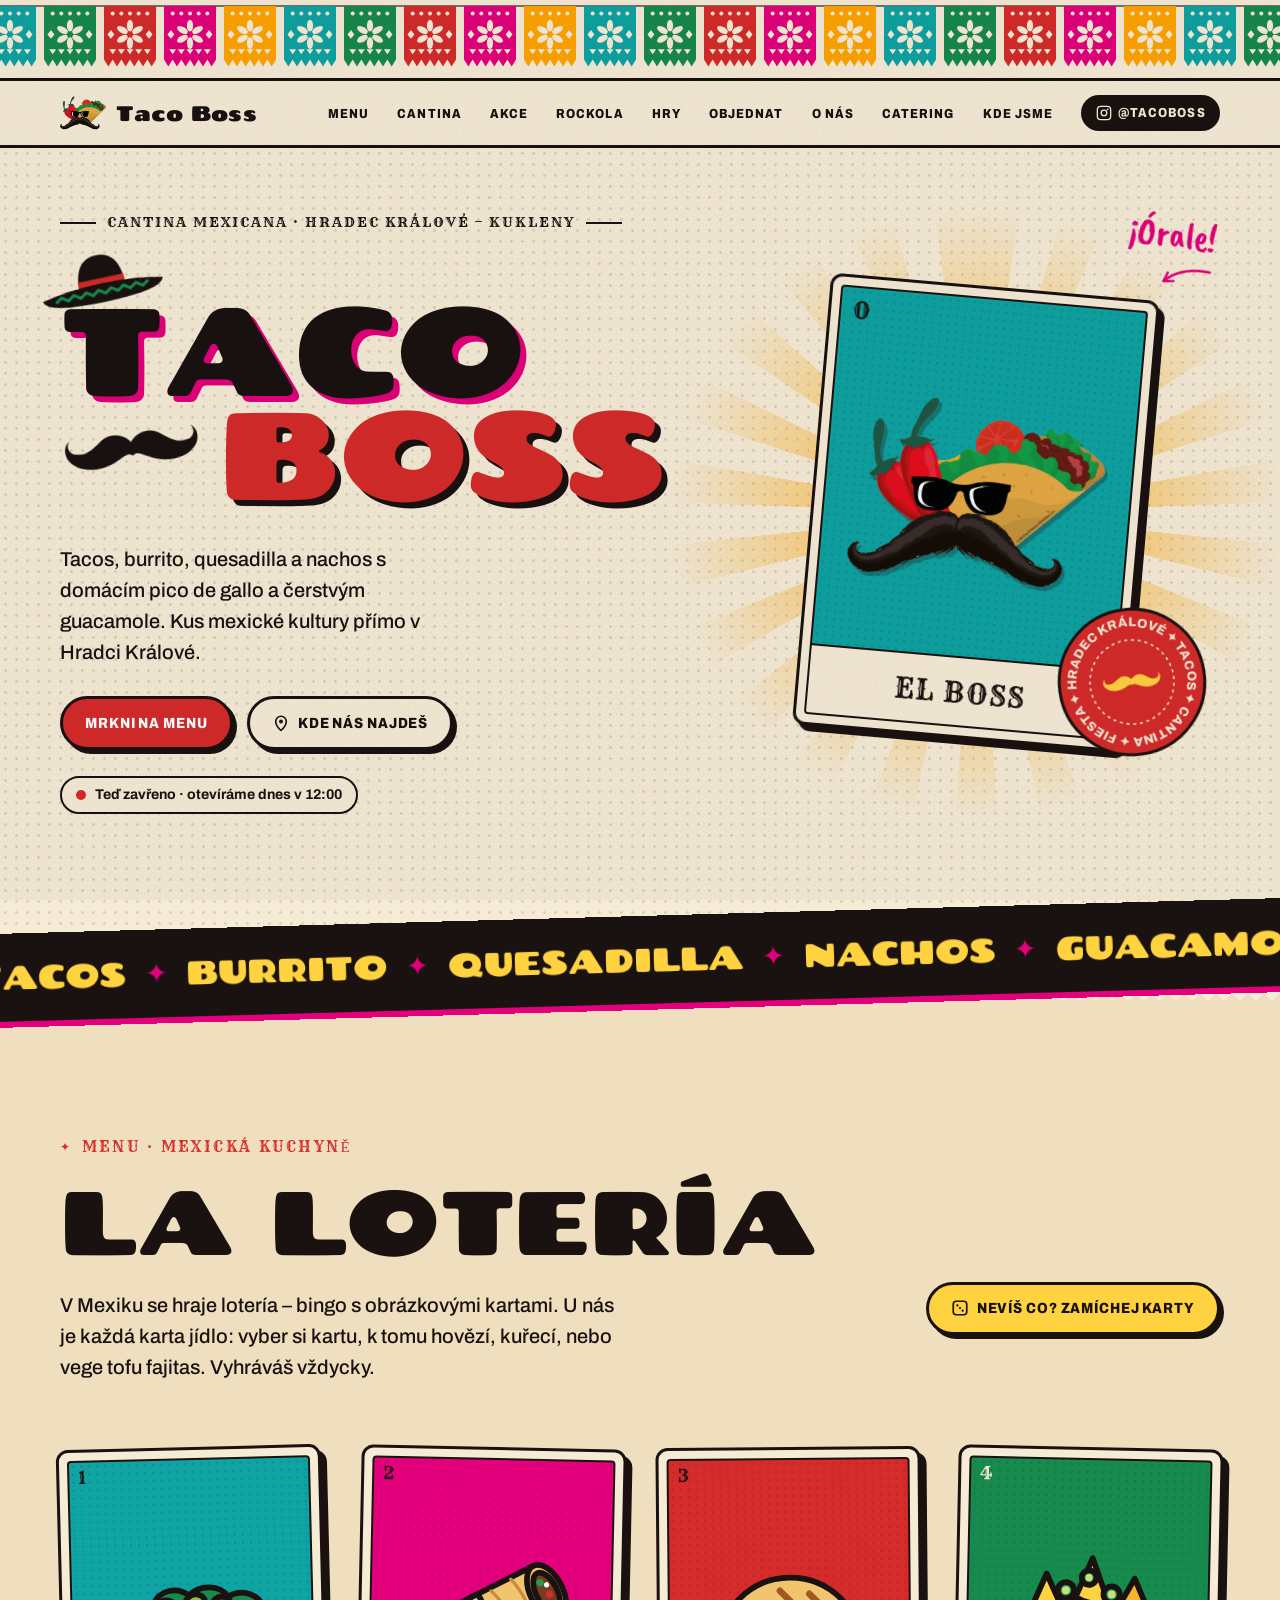
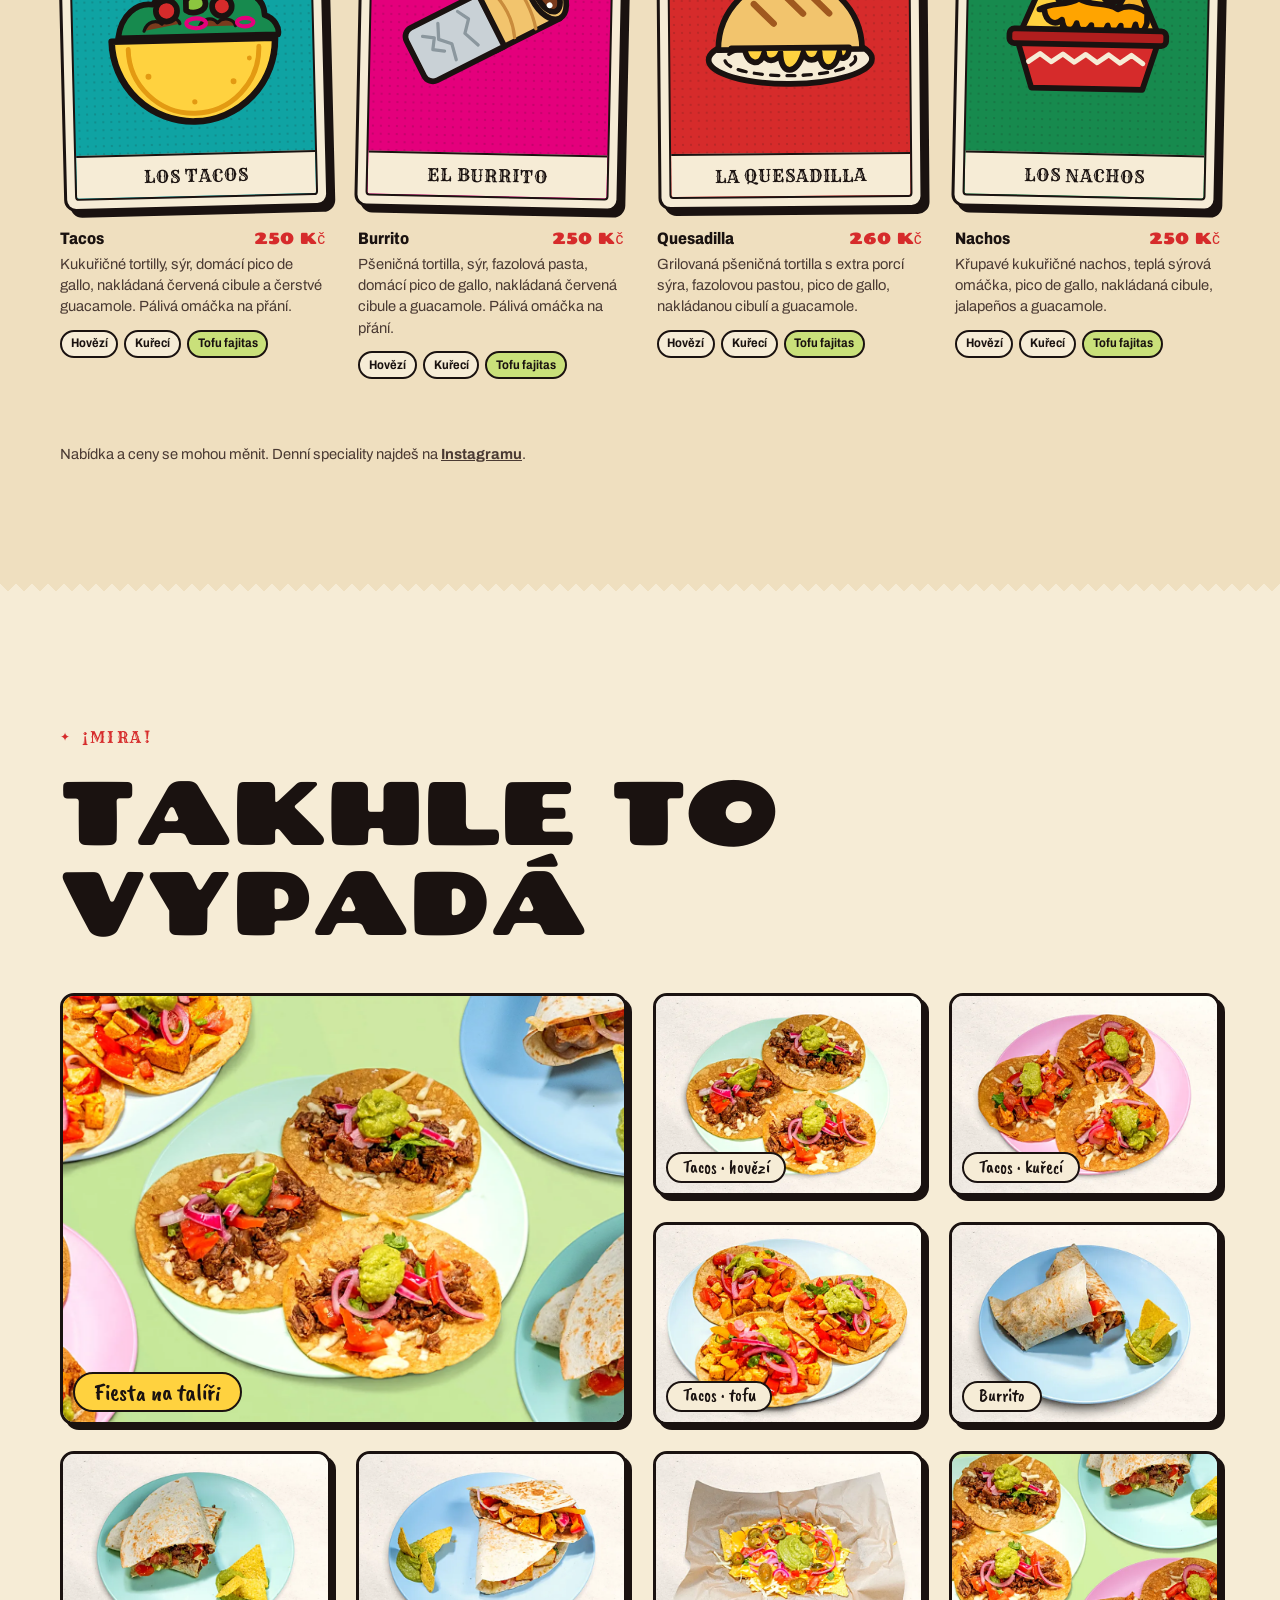
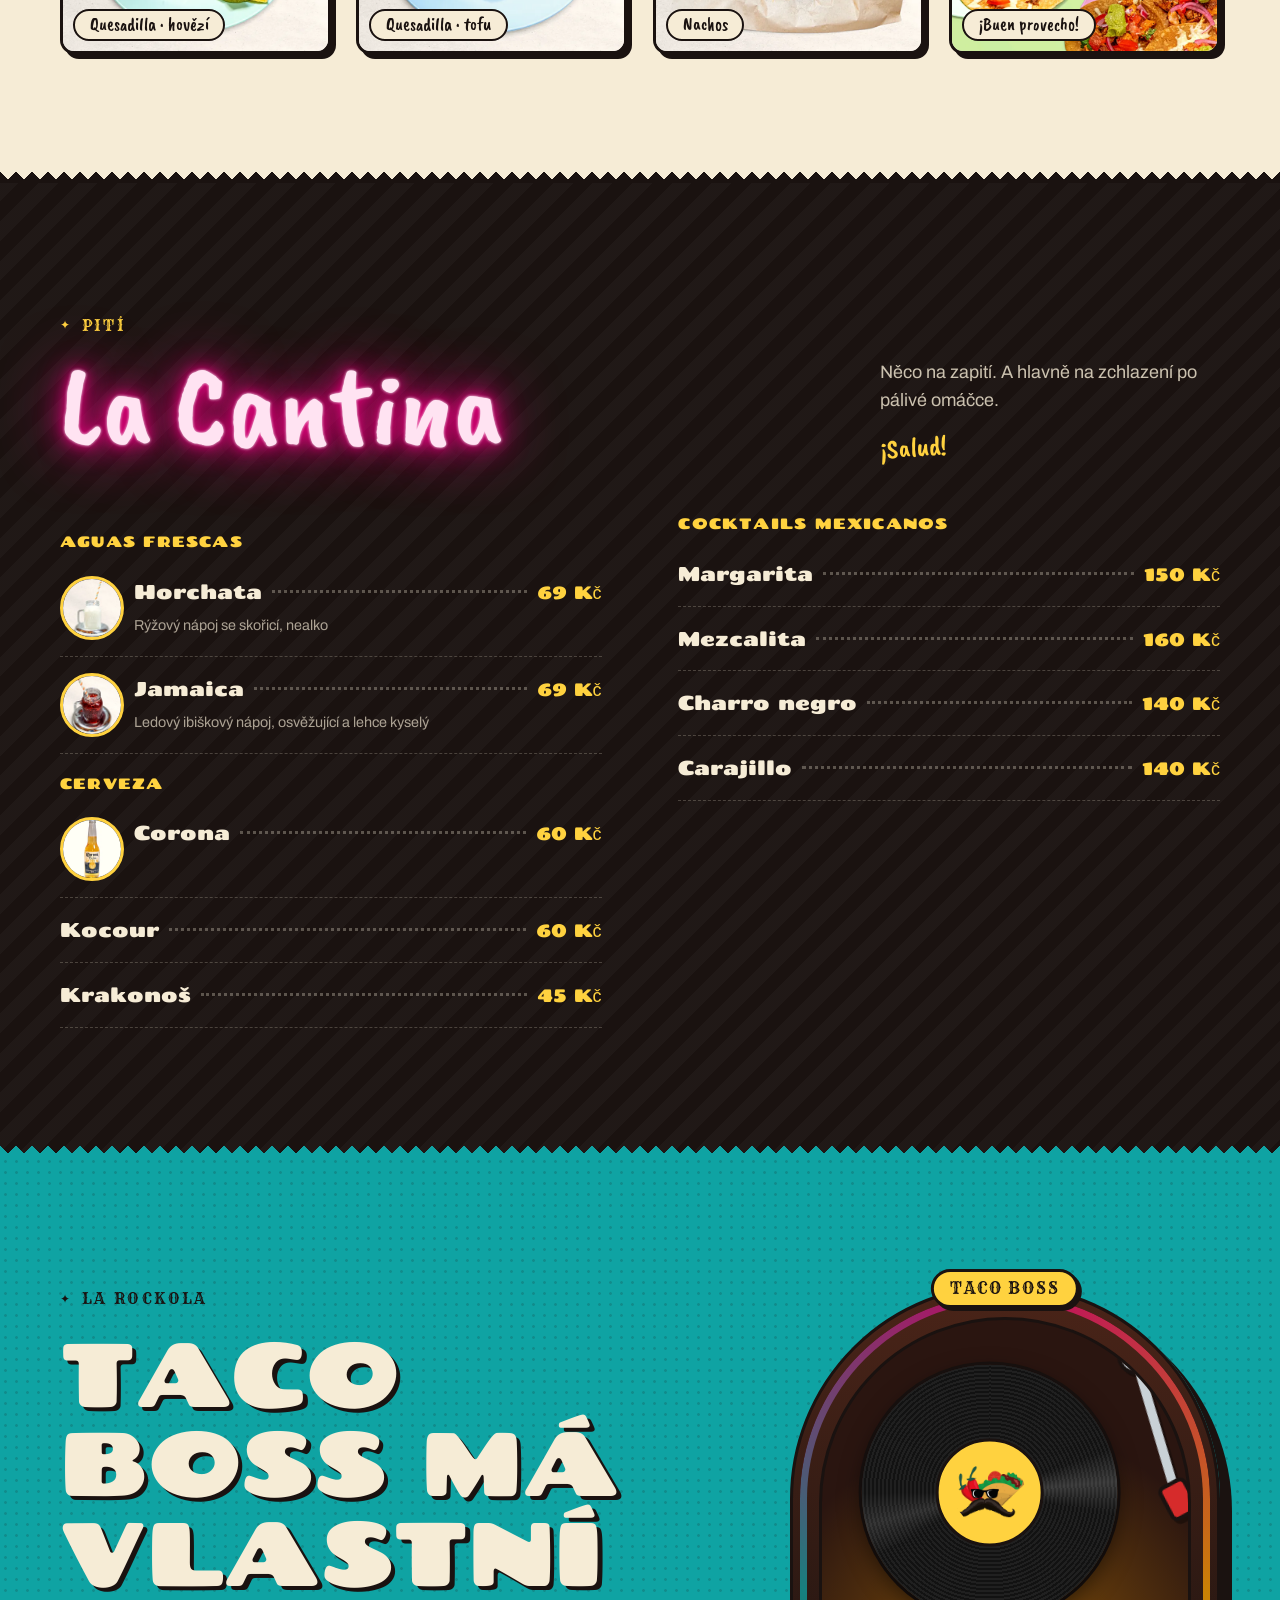
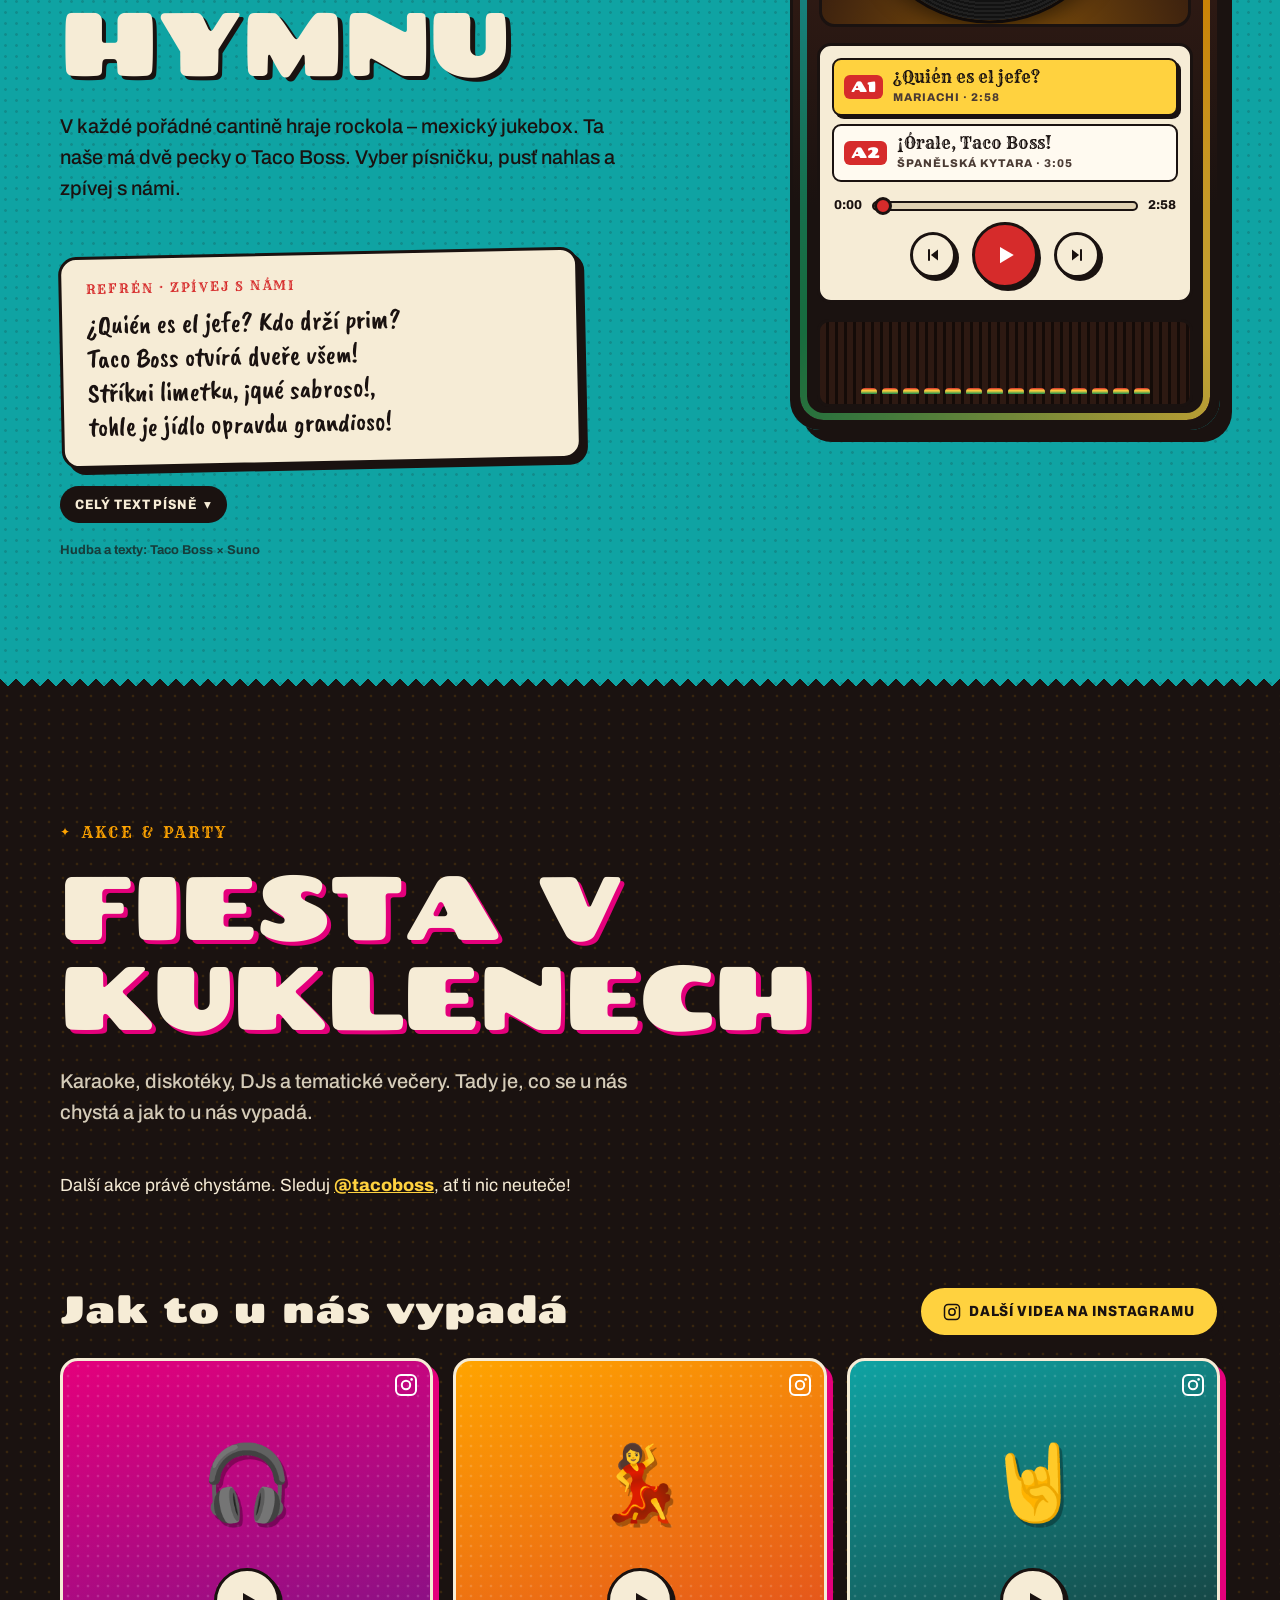
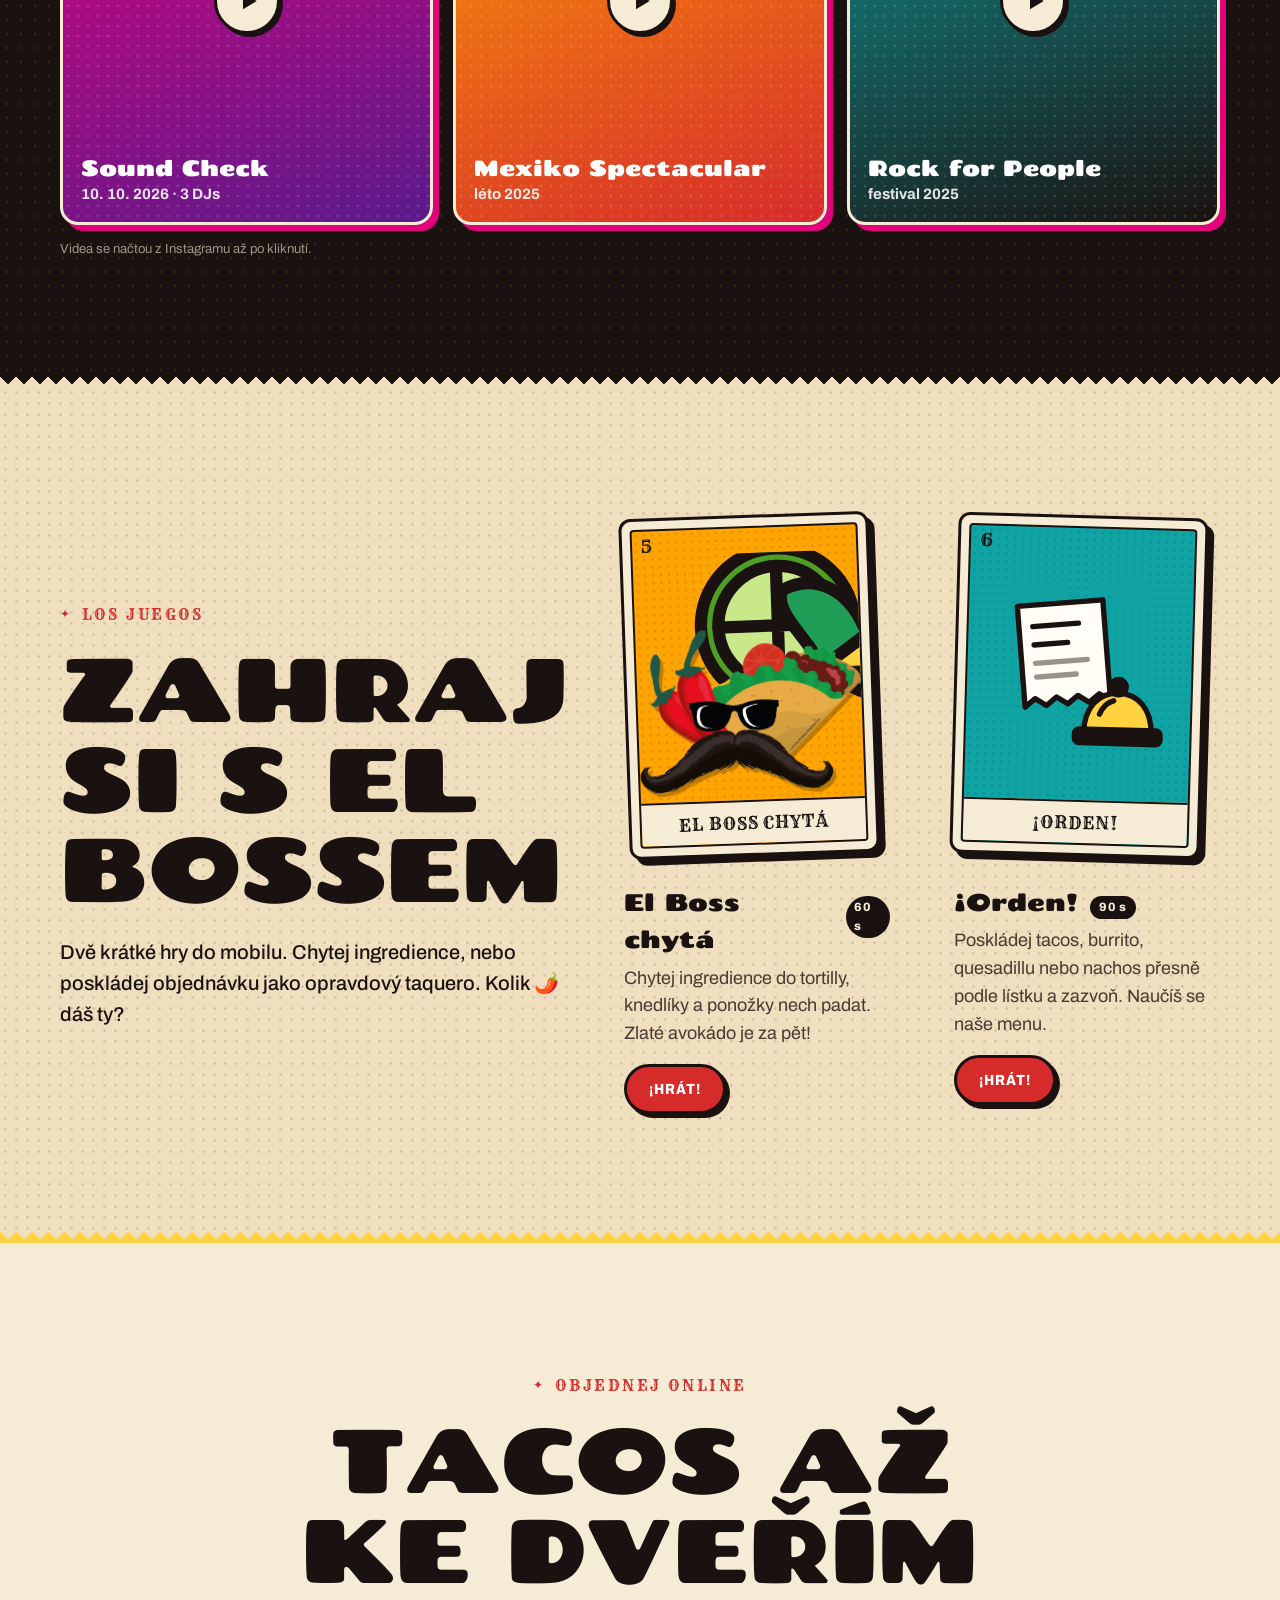
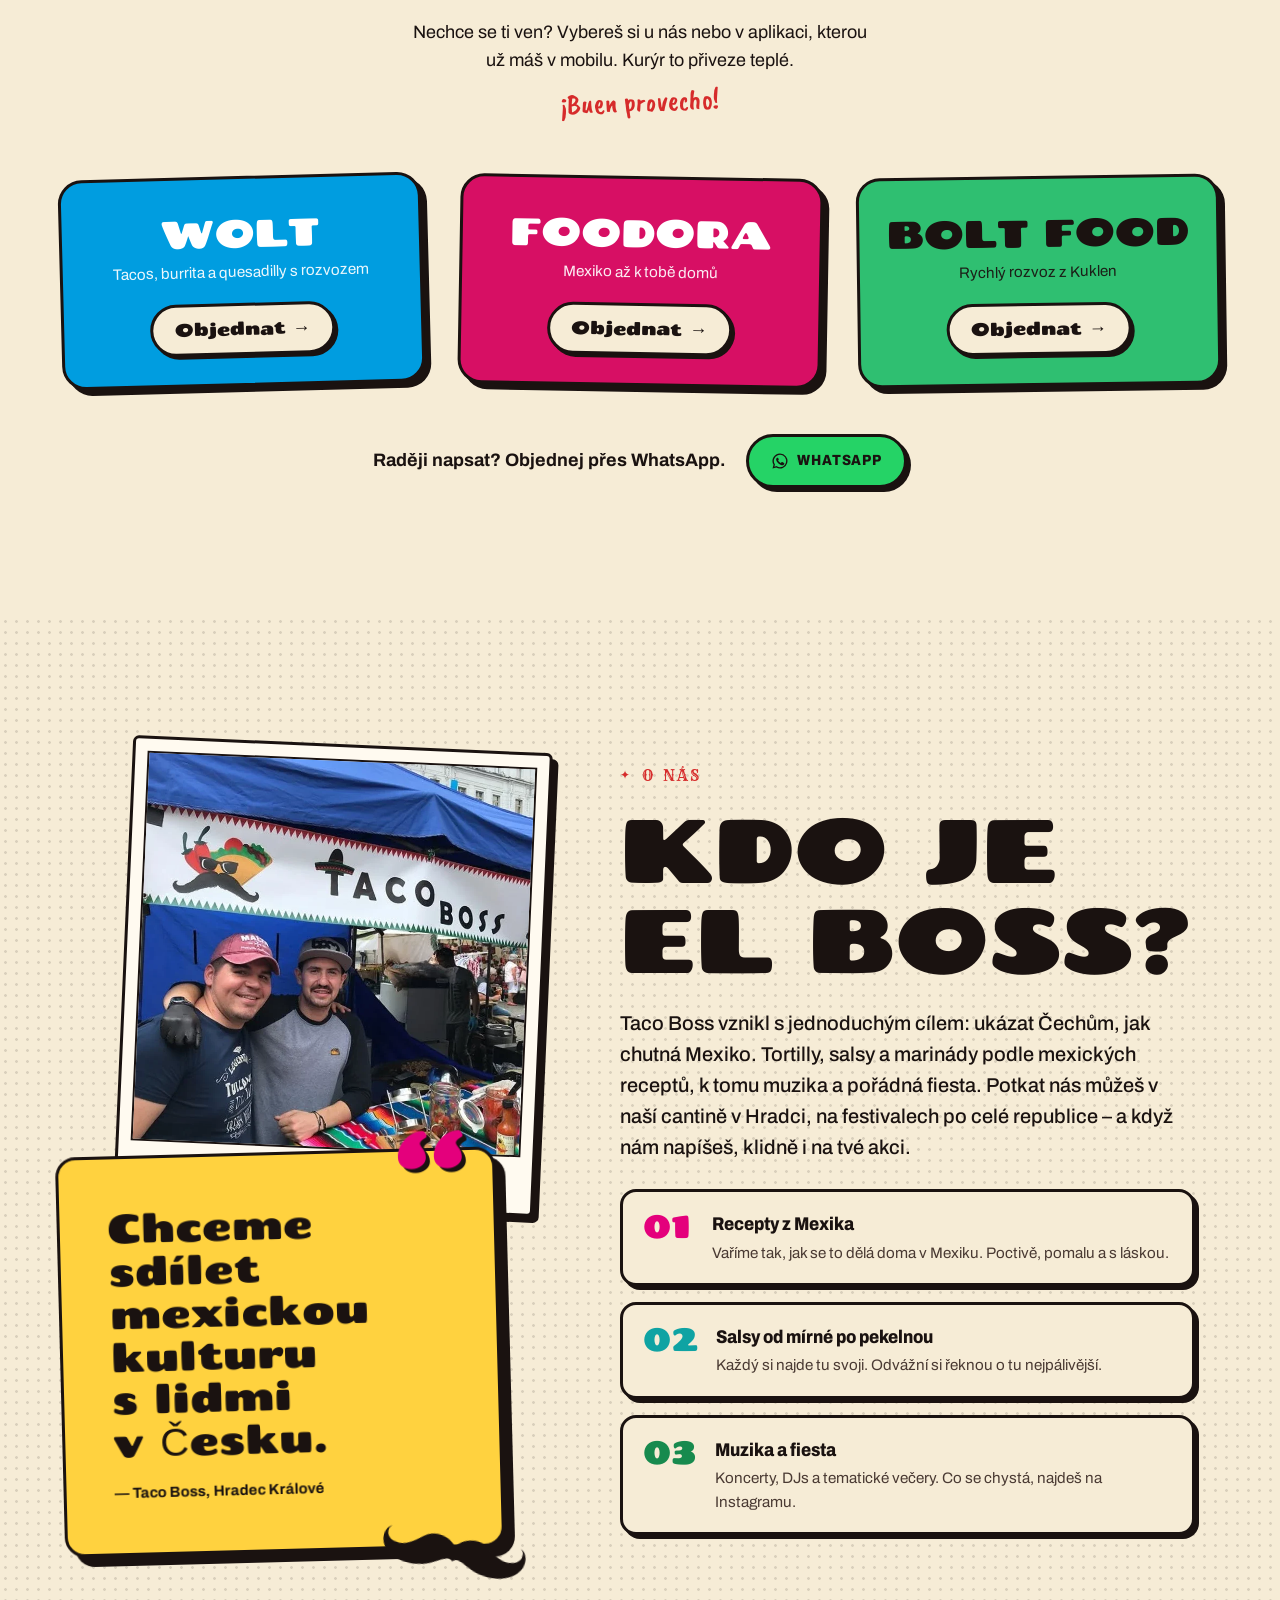
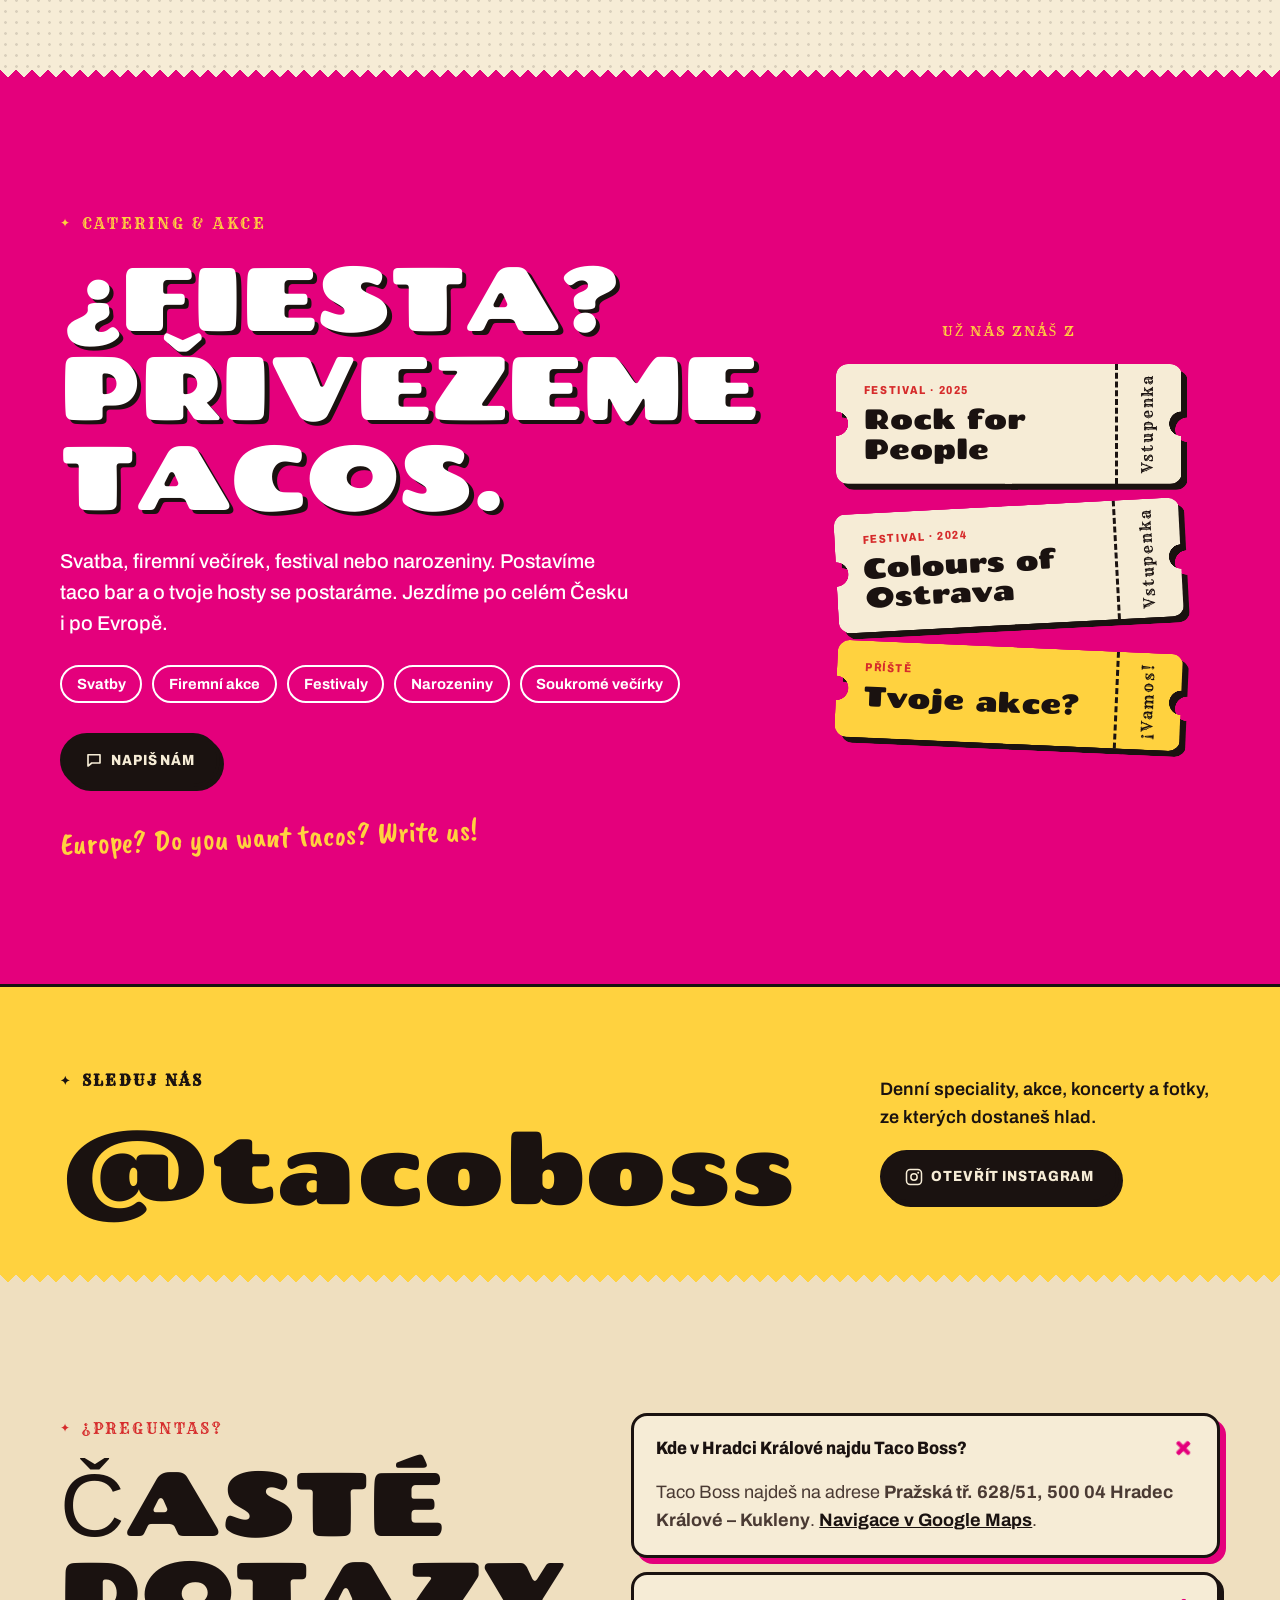
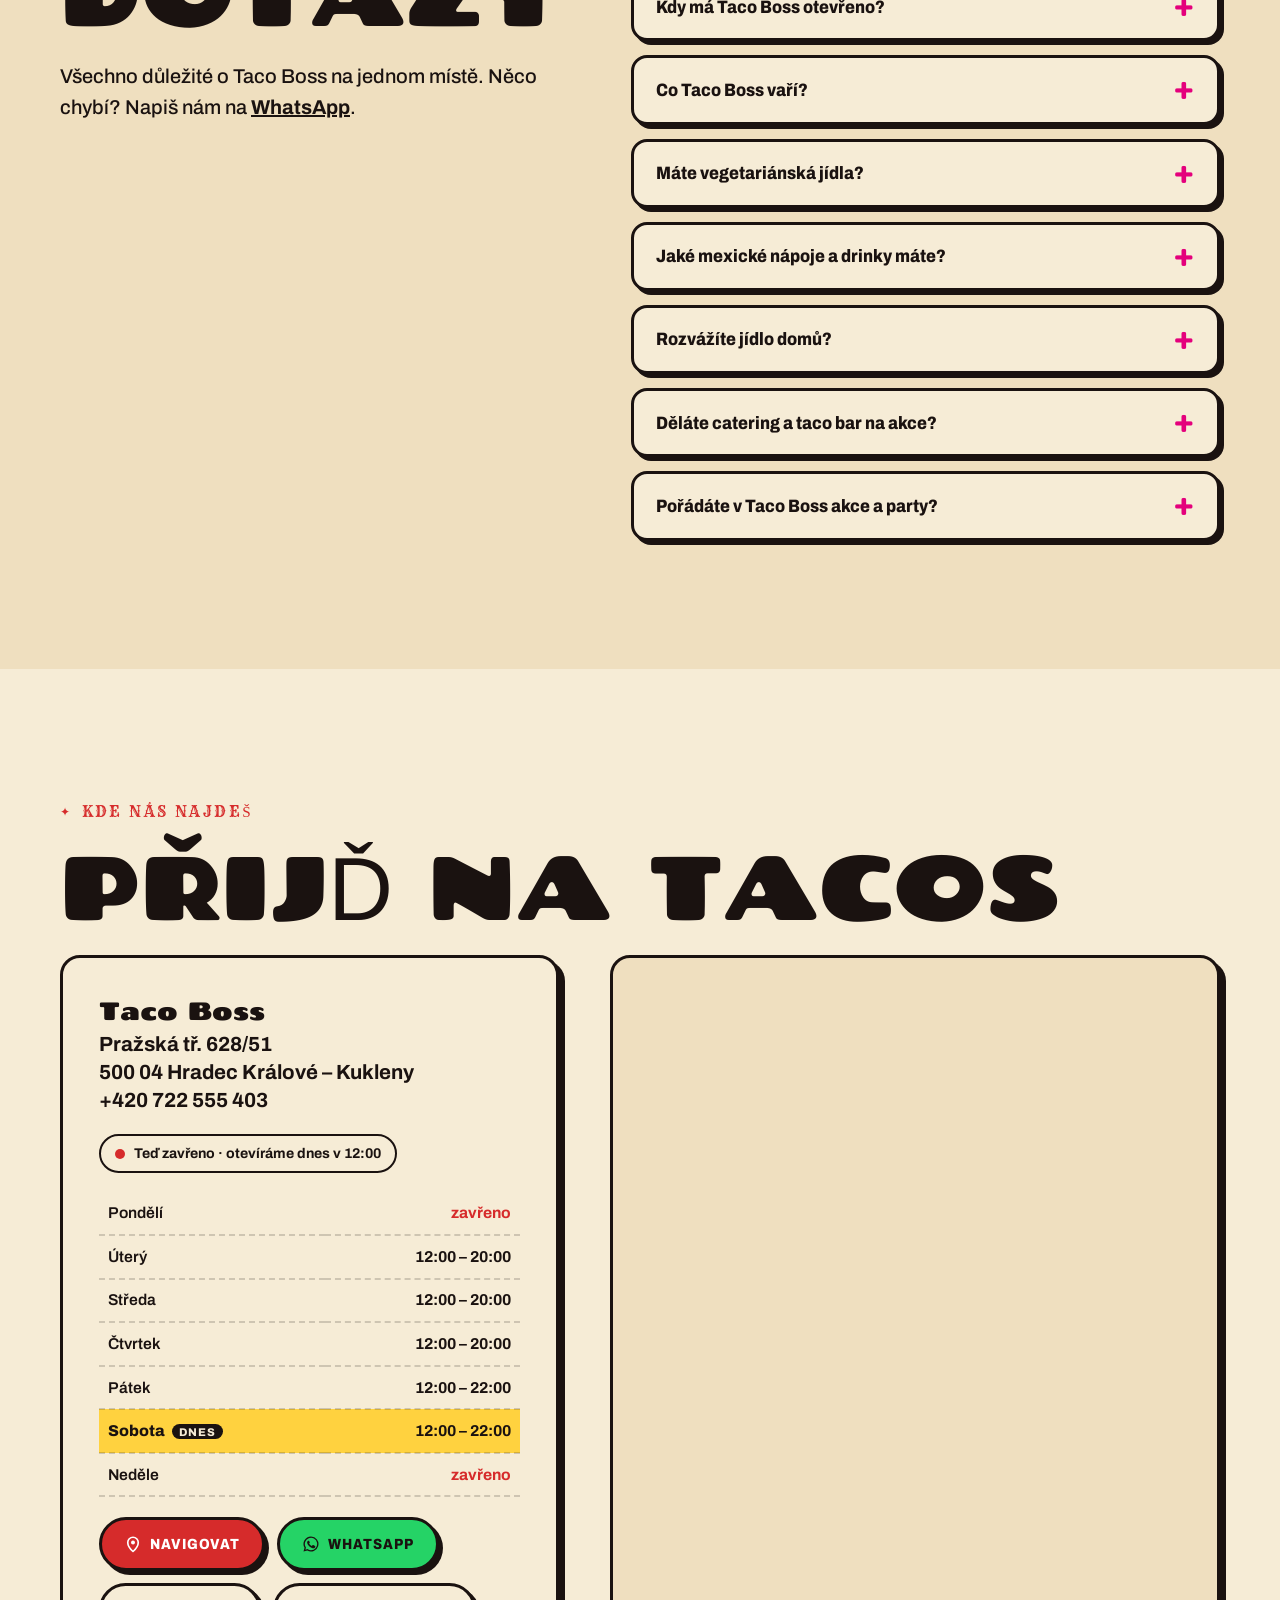
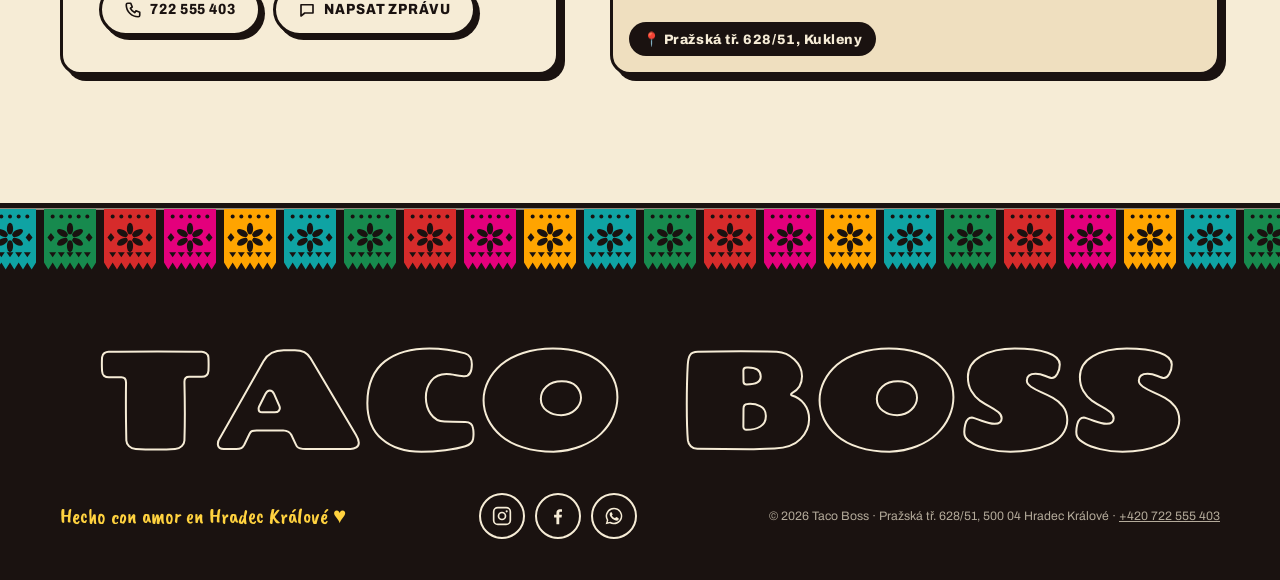
<file: index.html>
<!doctype html>
<html lang="cs">
<head>
<meta charset="utf-8">
<meta name="viewport" content="width=device-width, initial-scale=1, viewport-fit=cover">
<title>Taco Boss – mexické tacos a burrito | Hradec Králové</title>
<meta name="description" content="Mexická restaurace Taco Boss v Hradci Králové – Kuklenech. Tacos, burrito, quesadilla a nachos s hovězím, kuřecím i tofu, margarity, rozvoz a catering.">
<link rel="canonical" href="https://www.tacoboss.cz/">
<meta name="robots" content="index, follow, max-image-preview:large">
<meta name="geo.region" content="CZ-52">
<meta name="geo.placename" content="Hradec Králové">
<meta name="geo.position" content="50.206229;15.7971476">
<meta name="ICBM" content="50.206229, 15.7971476">
<meta name="theme-color" content="#e4007c">
<meta property="og:type" content="website">
<meta property="og:site_name" content="Taco Boss">
<meta property="og:title" content="Taco Boss – mexické tacos a burrito v Hradci Králové">
<meta property="og:description" content="Tacos, burrito, quesadilla a nachos v Kuklenech. Margarity, horchata, rozvoz přes Wolt, foodora a Bolt. ¡Órale!">
<meta property="og:locale" content="cs_CZ">
<meta property="og:image" content="https://www.tacoboss.cz/img/og.jpg">
<meta property="og:image:width" content="1200">
<meta property="og:image:height" content="675">
<meta property="og:image:alt" content="Tacos, burrito a quesadilla od Taco Boss">
<meta property="og:url" content="https://www.tacoboss.cz/">
<meta name="twitter:card" content="summary_large_image">
<link rel="icon" type="image/png" href="img/icon.png">
<link rel="apple-touch-icon" href="img/icon.png">
<link rel="preload" as="image" href="img/mascot.webp" type="image/webp">
<link rel="preconnect" href="https://fonts.googleapis.com">
<link rel="preconnect" href="https://fonts.gstatic.com" crossorigin>
<link href="https://fonts.googleapis.com/css2?family=Archivo:wdth,wght@62..125,400..900&family=Caveat+Brush&family=Chango&family=Rye&display=swap" rel="stylesheet">
<script>document.documentElement.classList.add('js')</script>
<script type="application/ld+json">
{
  "@context": "https://schema.org",
  "@graph": [
    {
      "@type": "WebSite",
      "@id": "https://www.tacoboss.cz/#website",
      "url": "https://www.tacoboss.cz/",
      "name": "Taco Boss",
      "inLanguage": "cs-CZ",
      "publisher": {
        "@id": "https://www.tacoboss.cz/#restaurant"
      }
    },
    {
      "@type": "Restaurant",
      "@id": "https://www.tacoboss.cz/#restaurant",
      "name": "Taco Boss",
      "alternateName": [
        "TacoBoss",
        "Taco Boss Hradec Králové"
      ],
      "description": "Mexická restaurace a cantina v Hradci Králové – Kuklenech. Tacos, burrito, quesadilla a nachos s hovězím, kuřecím nebo tofu, mexické koktejly, rozvoz a catering.",
      "url": "https://www.tacoboss.cz/",
      "telephone": "+420722555403",
      "image": [
        "https://www.tacoboss.cz/img/og.jpg",
        "https://www.tacoboss.cz/img/food/cover.webp",
        "https://www.tacoboss.cz/img/food/beef-tacos.webp"
      ],
      "logo": "https://www.tacoboss.cz/img/logo.png",
      "servesCuisine": [
        "Mexická kuchyně",
        "Mexican"
      ],
      "priceRange": "45–260 Kč",
      "currenciesAccepted": "CZK",
      "address": {
        "@type": "PostalAddress",
        "streetAddress": "Pražská tř. 628/51",
        "addressLocality": "Hradec Králové",
        "addressRegion": "Královéhradecký kraj",
        "postalCode": "500 04",
        "addressCountry": "CZ"
      },
      "geo": {
        "@type": "GeoCoordinates",
        "latitude": 50.206229,
        "longitude": 15.7971476
      },
      "hasMap": "https://www.google.com/maps/search/?api=1&query=Pra%C5%BEsk%C3%A1+t%C5%99.+628%2F51%2C+500+04+Hradec+Kr%C3%A1lov%C3%A9",
      "areaServed": {
        "@type": "City",
        "name": "Hradec Králové"
      },
      "openingHoursSpecification": [
        {
          "@type": "OpeningHoursSpecification",
          "dayOfWeek": [
            "Tuesday",
            "Wednesday",
            "Thursday"
          ],
          "opens": "12:00",
          "closes": "20:00"
        },
        {
          "@type": "OpeningHoursSpecification",
          "dayOfWeek": [
            "Friday",
            "Saturday"
          ],
          "opens": "12:00",
          "closes": "22:00"
        }
      ],
      "hasMenu": {
        "@type": "Menu",
        "name": "Menu Taco Boss",
        "url": "https://www.tacoboss.cz/#menu",
        "inLanguage": "cs",
        "hasMenuSection": [
          {
            "@type": "MenuSection",
            "name": "Jídla",
            "hasMenuItem": [
              {
                "@type": "MenuItem",
                "name": "Tacos",
                "description": "Kukuřičné tortilly, sýr, domácí pico de gallo, nakládaná červená cibule a guacamole. Hovězí, kuřecí nebo tofu fajitas.",
                "offers": {
                  "@type": "Offer",
                  "price": "250",
                  "priceCurrency": "CZK"
                }
              },
              {
                "@type": "MenuItem",
                "name": "Burrito",
                "description": "Pšeničná tortilla, sýr, fazolová pasta, pico de gallo, nakládaná červená cibule a guacamole. Hovězí, kuřecí nebo tofu fajitas.",
                "offers": {
                  "@type": "Offer",
                  "price": "250",
                  "priceCurrency": "CZK"
                }
              },
              {
                "@type": "MenuItem",
                "name": "Quesadilla",
                "description": "Grilovaná pšeničná tortilla s extra porcí sýra, fazolovou pastou, pico de gallo a guacamole. Hovězí, kuřecí nebo tofu fajitas.",
                "offers": {
                  "@type": "Offer",
                  "price": "260",
                  "priceCurrency": "CZK"
                }
              },
              {
                "@type": "MenuItem",
                "name": "Nachos",
                "description": "Kukuřičné nachos, teplá sýrová omáčka, pico de gallo, nakládaná cibule, jalapeños a guacamole. Hovězí, kuřecí nebo tofu fajitas.",
                "offers": {
                  "@type": "Offer",
                  "price": "250",
                  "priceCurrency": "CZK"
                }
              }
            ]
          },
          {
            "@type": "MenuSection",
            "name": "Aguas frescas",
            "hasMenuItem": [
              {
                "@type": "MenuItem",
                "name": "Horchata",
                "description": "Rýžový nápoj se skořicí, nealko",
                "offers": {
                  "@type": "Offer",
                  "price": "69",
                  "priceCurrency": "CZK"
                }
              },
              {
                "@type": "MenuItem",
                "name": "Jamaica",
                "description": "Ledový ibiškový nápoj",
                "offers": {
                  "@type": "Offer",
                  "price": "69",
                  "priceCurrency": "CZK"
                }
              }
            ]
          },
          {
            "@type": "MenuSection",
            "name": "Pivo",
            "hasMenuItem": [
              {
                "@type": "MenuItem",
                "name": "Corona",
                "description": "Mexické pivo",
                "offers": {
                  "@type": "Offer",
                  "price": "60",
                  "priceCurrency": "CZK"
                }
              },
              {
                "@type": "MenuItem",
                "name": "Kocour",
                "description": "Pivo z pivovaru Kocour",
                "offers": {
                  "@type": "Offer",
                  "price": "60",
                  "priceCurrency": "CZK"
                }
              },
              {
                "@type": "MenuItem",
                "name": "Krakonoš",
                "description": "Pivo Krakonoš",
                "offers": {
                  "@type": "Offer",
                  "price": "45",
                  "priceCurrency": "CZK"
                }
              }
            ]
          },
          {
            "@type": "MenuSection",
            "name": "Mexické koktejly",
            "hasMenuItem": [
              {
                "@type": "MenuItem",
                "name": "Margarita",
                "description": "Mexický koktejl s tequilou",
                "offers": {
                  "@type": "Offer",
                  "price": "150",
                  "priceCurrency": "CZK"
                }
              },
              {
                "@type": "MenuItem",
                "name": "Mezcalita",
                "description": "Margarita s mezcalem",
                "offers": {
                  "@type": "Offer",
                  "price": "160",
                  "priceCurrency": "CZK"
                }
              },
              {
                "@type": "MenuItem",
                "name": "Charro negro",
                "description": "Mexický long drink s tequilou a colou",
                "offers": {
                  "@type": "Offer",
                  "price": "140",
                  "priceCurrency": "CZK"
                }
              },
              {
                "@type": "MenuItem",
                "name": "Carajillo",
                "description": "Espresso s likérem",
                "offers": {
                  "@type": "Offer",
                  "price": "140",
                  "priceCurrency": "CZK"
                }
              }
            ]
          }
        ]
      },
      "potentialAction": {
        "@type": "OrderAction",
        "target": [
          {
            "@type": "EntryPoint",
            "urlTemplate": "https://wolt.com/cs/cze/hradec-kralove/restaurant/taco-boss-1",
            "name": "Wolt"
          },
          {
            "@type": "EntryPoint",
            "urlTemplate": "https://www.foodora.cz/restaurant/hx6p/taco-boss-hx6p",
            "name": "foodora"
          },
          {
            "@type": "EntryPoint",
            "urlTemplate": "https://food.bolt.eu/cs-cz/430-hradec%20kralove/p/4792543-taco-boss/",
            "name": "Bolt Food"
          }
        ]
      },
      "makesOffer": {
        "@type": "Offer",
        "itemOffered": {
          "@type": "Service",
          "name": "Catering a taco bar na akce",
          "description": "Mexický taco bar na svatby, firemní akce, festivaly a narozeniny po celém Česku."
        }
      },
      "sameAs": [
        "https://www.instagram.com/tacoboss/",
        "https://www.facebook.com/tacobosscz/",
        "https://wolt.com/cs/cze/hradec-kralove/restaurant/taco-boss-1",
        "https://www.foodora.cz/restaurant/hx6p/taco-boss-hx6p",
        "https://food.bolt.eu/cs-cz/430-hradec%20kralove/p/4792543-taco-boss/"
      ]
    },
    {
      "@type": "FAQPage",
      "@id": "https://www.tacoboss.cz/#faq",
      "mainEntity": [
        {
          "@type": "Question",
          "name": "Kde v Hradci Králové najdu Taco Boss?",
          "acceptedAnswer": {
            "@type": "Answer",
            "text": "Taco Boss najdeš na adrese Pražská tř. 628/51, 500 04 Hradec Králové – Kukleny. Navigace v Google Maps."
          }
        },
        {
          "@type": "Question",
          "name": "Kdy má Taco Boss otevřeno?",
          "acceptedAnswer": {
            "@type": "Answer",
            "text": "Úterý až čtvrtek 12:00–20:00, pátek a sobota 12:00–22:00. V neděli a v pondělí máme zavřeno."
          }
        },
        {
          "@type": "Question",
          "name": "Co Taco Boss vaří?",
          "acceptedAnswer": {
            "@type": "Answer",
            "text": "Mexické tacos, burrito, quesadillu a nachos. Každé jídlo si vybereš s hovězím, kuřecím, nebo vegetariánsky s tofu fajitas. Ke všemu domácí pico de gallo, nakládaná červená cibule a čerstvé guacamole. Hlavní jídla stojí 250–260 Kč."
          }
        },
        {
          "@type": "Question",
          "name": "Máte vegetariánská jídla?",
          "acceptedAnswer": {
            "@type": "Answer",
            "text": "Ano. Tacos, burrito, quesadillu i nachos připravíme s tofu fajitas – grilovaným tofu s restovanou paprikou a cibulí."
          }
        },
        {
          "@type": "Question",
          "name": "Jaké mexické nápoje a drinky máte?",
          "acceptedAnswer": {
            "@type": "Answer",
            "text": "Aguas frescas horchata a jamaica, pivo Corona, Kocour a Krakonoš a mexické koktejly: margarita, mezcalita, charro negro a carajillo."
          }
        },
        {
          "@type": "Question",
          "name": "Rozvážíte jídlo domů?",
          "acceptedAnswer": {
            "@type": "Answer",
            "text": "Ano, objednat můžeš přes Wolt, foodora nebo Bolt Food, případně napiš na WhatsApp 722 555 403."
          }
        },
        {
          "@type": "Question",
          "name": "Děláte catering a taco bar na akce?",
          "acceptedAnswer": {
            "@type": "Answer",
            "text": "Ano. Na svatby, firemní akce, festivaly i narozeniny postavíme taco bar a o hosty se postaráme. Jezdíme po celém Česku. Ozvi se na WhatsApp nebo telefon 722 555 403."
          }
        },
        {
          "@type": "Question",
          "name": "Pořádáte v Taco Boss akce a party?",
          "acceptedAnswer": {
            "@type": "Answer",
            "text": "Ano. Pořádáme karaoke, diskotéky, večery s DJs a tematické party. Aktuální akce najdeš na webu v sekci Akce a na Instagramu @tacoboss."
          }
        }
      ]
    },
    {
      "@type": "Event",
      "@id": "https://www.tacoboss.cz/#event-coco-2026",
      "name": "Día de los Muertos – Coco party v Taco Boss",
      "description": "Tematická party na Den mrtvých inspirovaná filmem Coco: workshopy malování (15–19 h), hudba a kostýmy, mexická fiesta pro celou rodinu.",
      "startDate": "2026-10-31T15:00:00+01:00",
      "eventStatus": "https://schema.org/EventScheduled",
      "eventAttendanceMode": "https://schema.org/OfflineEventAttendanceMode",
      "image": [
        "https://www.tacoboss.cz/img/og.jpg"
      ],
      "url": "https://www.tacoboss.cz/#akce",
      "location": {
        "@type": "Place",
        "name": "Taco Boss",
        "address": {
          "@type": "PostalAddress",
          "streetAddress": "Pražská tř. 628/51",
          "addressLocality": "Hradec Králové",
          "postalCode": "500 04",
          "addressCountry": "CZ"
        }
      },
      "organizer": {
        "@type": "Organization",
        "name": "3PIQ Entertainment",
        "url": "https://www.instagram.com/3piq.inc/"
      },
      "offers": [
        {
          "@type": "Offer",
          "name": "Workshop",
          "price": "100",
          "priceCurrency": "CZK",
          "availability": "https://schema.org/InStock",
          "url": "https://www.instagram.com/p/Dep6MxwI2KK/",
          "validFrom": "2026-10-18T00:00:00+02:00"
        },
        {
          "@type": "Offer",
          "name": "Vstup na party",
          "price": "150",
          "priceCurrency": "CZK",
          "availability": "https://schema.org/InStock",
          "url": "https://www.instagram.com/p/Dep6MxwI2KK/",
          "validFrom": "2026-10-18T00:00:00+02:00"
        }
      ]
    }
  ]
}
</script>
<style>
:root{
  --ink:#1a1210;
  --ink-soft:#4a3a33;
  --paper:#f6ecd6;
  --paper-2:#efdfbf;
  --chili:#d62b2b;
  --rosa:#e4007c;
  --marigold:#ffa400;
  --corn:#ffd23f;
  --cilantro:#178a4e;
  --agave:#0fa3a3;
  --cocoa:#7a3b1d;

  --display:"Chango","Arial Black",sans-serif;
  --serif:"Rye",Georgia,serif;
  --hand:"Caveat Brush","Comic Sans MS",cursive;
  --body:"Archivo",system-ui,sans-serif;

  --gutter:clamp(16px,4vw,40px);
  --maxw:1240px;
  --shadow:6px 6px 0 var(--ink);
}

*,*::before,*::after{box-sizing:border-box}
html{scroll-behavior:smooth;scroll-padding-top:84px}
body{
  margin:0;
  background:var(--paper);
  color:var(--ink);
  font-family:var(--body);
  font-size:clamp(16px,.45vw + 14px,18px);
  line-height:1.55;
  -webkit-font-smoothing:antialiased;
}
/* risograph grain */
body::after{
  content:"";position:fixed;inset:0;pointer-events:none;z-index:100;
  opacity:.12;
  background-image:url("data:image/svg+xml;utf8,<svg xmlns='http://www.w3.org/2000/svg' width='180' height='180'><filter id='n'><feTurbulence type='fractalNoise' baseFrequency='.85' numOctaves='3' stitchTiles='stitch'/><feColorMatrix values='0 0 0 0 0  0 0 0 0 0  0 0 0 0 0  0 0 0 .6 0'/></filter><rect width='100%' height='100%' filter='url(%23n)'/></svg>");
}
img,svg{display:block;max-width:100%}
a{color:inherit}
h1,h2,h3,p{margin:0}
main{overflow-x:clip}
.wrap{max-width:var(--maxw);margin-inline:auto;padding-inline:var(--gutter)}
.sr-only{position:absolute;width:1px;height:1px;overflow:hidden;clip:rect(0 0 0 0);white-space:nowrap}
:focus-visible{outline:3px solid var(--rosa);outline-offset:3px;border-radius:6px}
.halftone{
  background-image:radial-gradient(rgba(26,18,16,.13) 1px,transparent 1.7px);
  background-size:11px 11px;
}

/* ───────── Papel picado ───────── */
.picado{
  position:relative;height:78px;overflow:hidden;
  display:flex;justify-content:center;gap:8px;padding-top:5px;
}
.picado::before{
  content:"";position:absolute;left:0;right:0;top:5px;height:2px;
  background:currentColor;opacity:.55;
}
.picado .flag{flex:0 0 auto;width:52px;height:64px}
.js .picado .flag{animation:drop .9s cubic-bezier(.2,1.5,.4,1) both;animation-delay:calc(var(--i) * 45ms)}
.picado .flag svg{
  width:100%;height:100%;transform-origin:50% 0;
  animation:sway 3.6s ease-in-out infinite alternate;
  animation-delay:calc(var(--i) * -.41s);
}
.picado .flag:nth-child(5n+1){color:var(--rosa)}
.picado .flag:nth-child(5n+2){color:var(--marigold)}
.picado .flag:nth-child(5n+3){color:var(--agave)}
.picado .flag:nth-child(5n+4){color:var(--cilantro)}
.picado .flag:nth-child(5n+5){color:var(--chili)}
@keyframes sway{from{transform:rotate(-4deg)}to{transform:rotate(4deg)}}
@keyframes drop{from{transform:translateY(-110%)}to{transform:none}}

/* ───────── Top bar ───────── */
.topbar{
  position:sticky;top:0;z-index:50;
  background:color-mix(in srgb,var(--paper) 88%,transparent);
  -webkit-backdrop-filter:blur(10px);backdrop-filter:blur(10px);
  border-block:3px solid var(--ink);
}
.topbar .wrap{display:flex;align-items:center;justify-content:space-between;height:64px;gap:16px}
.brand{display:flex;align-items:center;gap:10px;text-decoration:none;font-family:var(--display);font-size:1.3rem;letter-spacing:.01em;white-space:nowrap}
.brand img{width:46px;height:46px;object-fit:contain;transition:transform .4s cubic-bezier(.2,1.6,.4,1)}
.brand:hover img{transform:rotate(-12deg) scale(1.12)}
.nav-links{display:flex;align-items:center;gap:clamp(14px,2.2vw,30px);list-style:none;margin:0;padding:0}
.nav-links a{
  text-decoration:none;font-weight:800;font-stretch:85%;text-transform:uppercase;
  letter-spacing:.08em;font-size:.82rem;padding:.3em 0;
  background:linear-gradient(var(--rosa),var(--rosa)) left bottom/0 3px no-repeat;
  transition:background-size .25s ease;
}
.nav-links a:hover{background-size:100% 3px}
.nav-links .pill{
  background:var(--ink);color:var(--paper);padding:.6em 1.1em;border-radius:999px;
  display:inline-flex;align-items:center;gap:.5em;transition:background .2s,transform .2s;
}
.nav-links .pill:hover{background:var(--rosa);transform:rotate(-3deg)}
.nav-links .pill svg{width:16px;height:16px}
@media (max-width:860px){.nav-links li:not(.keep){display:none}}
@media (max-width:380px){.nav-links .pill{font-size:0;gap:0;padding:.65em}.nav-links .pill svg{width:18px;height:18px}}

/* ───────── Buttons ───────── */
.btn{
  display:inline-flex;align-items:center;gap:.55em;cursor:pointer;
  font-family:var(--body);font-weight:800;font-stretch:88%;text-transform:uppercase;letter-spacing:.06em;
  font-size:.92rem;line-height:1;padding:1em 1.5em;
  border:3px solid var(--ink);border-radius:999px;text-decoration:none;
  background:var(--paper);color:var(--ink);box-shadow:4px 4px 0 var(--ink);
  transition:transform .15s ease,box-shadow .15s ease,background .2s;
}
.btn:hover{transform:translate(-2px,-2px);box-shadow:6px 6px 0 var(--ink)}
.btn:active{transform:translate(3px,3px);box-shadow:1px 1px 0 var(--ink)}
.btn svg{width:18px;height:18px;flex:none}
.btn-chili{background:var(--chili);color:#fff}
.btn-corn{background:var(--corn)}
.btn-ink{background:var(--ink);color:var(--paper)}
.btn-ink:hover{background:#000}

/* ───────── Shared section heads ───────── */
.section{position:relative;padding-block:clamp(72px,10vw,132px)}
.kicker{
  font-family:var(--serif);font-size:.95rem;letter-spacing:.16em;text-transform:uppercase;
  color:var(--chili);display:inline-flex;align-items:center;gap:.6em;
}
.kicker::before{content:"✦";font-size:.8em}
.h2{
  font-family:var(--display);font-weight:400;text-transform:uppercase;
  font-size:clamp(2.6rem,7.2vw,5.6rem);line-height:1;letter-spacing:-.005em;
  margin:.18em 0 .28em;
}
.lead{font-size:clamp(1.05rem,.6vw + .9rem,1.25rem);max-width:52ch;font-weight:500}
.hand{font-family:var(--hand);font-weight:400}

/* zigzag section edge */
.zig{position:relative}
.zig::before{
  content:"";position:absolute;left:0;right:0;top:-15px;height:16px;
  background:
    linear-gradient(-45deg,var(--zig) 8px,transparent 0) 0 100%/16px 16px repeat-x,
    linear-gradient(45deg,var(--zig) 8px,transparent 0) 0 100%/16px 16px repeat-x;
}

/* ───────── Hero ───────── */
.hero{position:relative;padding-block:clamp(28px,5vw,64px) clamp(84px,10vw,128px)}
.hero-grid{display:grid;grid-template-columns:1.12fr .88fr;gap:clamp(24px,4vw,56px);align-items:center}
.eyebrow{
  font-family:var(--serif);letter-spacing:.14em;text-transform:uppercase;
  font-size:clamp(.82rem,1.1vw,1rem);display:flex;align-items:center;gap:.8em;
}
.eyebrow::before,.eyebrow::after{content:"";height:2px;width:36px;background:currentColor}
.wordmark{
  position:relative;font-family:var(--display);font-weight:400;text-transform:uppercase;
  font-size:clamp(3.6rem,9vw,8.4rem);line-height:.84;letter-spacing:-.01em;
  margin:.5em 0 .32em;
}
@supports (font-size:1cqi){.wordmark{font-size:min(20cqi,9.2rem)}}
.hero-copy{container-type:inline-size}
.wordmark .w{display:block;white-space:nowrap}
.wordmark .w1{color:var(--ink);text-shadow:.05em .05em 0 var(--rosa)}
.wordmark .w2{color:var(--chili);text-shadow:.05em .05em 0 var(--ink);padding-left:1.28em}
.wordmark .ltr{display:inline-block}
.js .wordmark .ltr{animation:ltr-in .8s cubic-bezier(.2,1.6,.4,1) both;animation-delay:calc(var(--i) * 70ms + 150ms)}
@keyframes ltr-in{from{transform:translateY(-70%) rotate(-14deg);opacity:0}to{transform:none;opacity:1}}
.wordmark .stache{
  position:absolute;left:.02em;top:1.06em;width:1.12em;color:var(--ink);
  transform-origin:50% 40%;rotate:-8deg;
}
.js .wordmark .stache{animation:stache-in .9s cubic-bezier(.2,1.6,.4,1) .75s both}
.wordmark .stache:hover{animation:wiggle .6s ease-in-out}
.wordmark .sombrero{position:absolute;left:-.14em;top:-.36em;width:1.02em;rotate:-12deg;transform-origin:50% 100%}
.js .wordmark .sombrero{animation:hat-in .8s cubic-bezier(.2,1.6,.4,1) .55s both}
@keyframes hat-in{from{transform:translateY(-80%) rotate(-30deg);opacity:0}to{transform:none;opacity:1}}
@keyframes stache-in{from{transform:scale(0) rotate(40deg)}to{transform:none}}
@keyframes wiggle{0%,100%{transform:rotate(0)}25%{transform:rotate(10deg)}50%{transform:rotate(-8deg)}75%{transform:rotate(5deg)}}

.hero .lead{max-width:36ch}
.cta-row{display:flex;flex-wrap:wrap;gap:14px;margin-top:28px}
.status{
  display:inline-flex;align-items:center;gap:.6em;margin-top:26px;
  border:2px solid var(--ink);border-radius:999px;background:var(--paper);
  padding:.45em 1em;font-weight:700;font-size:.88rem;
}
.status .dot{width:10px;height:10px;border-radius:50%;background:var(--chili);flex:none}
.status.open .dot{background:var(--cilantro);box-shadow:0 0 0 0 rgba(23,138,78,.6);animation:pulse 1.8s infinite}
@keyframes pulse{70%{box-shadow:0 0 0 10px rgba(23,138,78,0)}100%{box-shadow:0 0 0 0 rgba(23,138,78,0)}}

.hero-art{position:relative;display:grid;place-items:center;min-height:clamp(420px,46vw,560px)}
.sunburst{
  position:absolute;inset:-12%;pointer-events:none;
  background:repeating-conic-gradient(from 0deg,var(--marigold) 0deg 8deg,transparent 8deg 16deg);
  -webkit-mask:radial-gradient(circle,#000 18%,transparent 66%);mask:radial-gradient(circle,#000 18%,transparent 66%);
  opacity:.6;animation:spin 90s linear infinite;
}
@keyframes spin{to{transform:rotate(360deg)}}
.hero-card{width:min(330px,74vw);rotate:5deg;z-index:1}
.js .hero-card{animation:card-in 1.1s cubic-bezier(.2,1.35,.35,1) .35s both}
@keyframes card-in{from{transform:translateY(40px) rotate(-18deg) scale(.8);opacity:0}to{transform:none;opacity:1}}
.hero-card .loteria{transition:transform .4s cubic-bezier(.2,1.4,.4,1)}
.hero-card:hover .loteria{transform:rotate(-4deg) scale(1.03)}
.stamp{position:absolute;right:clamp(-10px,1vw,20px);bottom:clamp(0px,3vw,36px);width:clamp(112px,12vw,150px);aspect-ratio:1;z-index:2;rotate:-8deg}
.stamp .ring{position:absolute;inset:0;animation:spin 22s linear infinite}
.stamp .core{position:absolute;inset:30%;display:grid;place-items:center}
.stamp .core svg{width:100%;color:var(--corn)}
.orale{
  position:absolute;right:clamp(-8px,.5vw,12px);top:-18px;z-index:2;text-align:right;
  font-family:var(--hand);font-size:clamp(1.8rem,3vw,2.5rem);color:var(--rosa);rotate:8deg;line-height:1;
}
.orale svg{width:64px;margin:4px 0 0 auto;transform:scaleX(-1) rotate(-10deg);color:var(--rosa)}

/* ───────── Lotería card ───────── */
.loteria{
  position:relative;background:var(--paper);border:3px solid var(--ink);border-radius:12px;
  padding:8px;box-shadow:var(--shadow);
}
.loteria .face{
  position:relative;aspect-ratio:5/7;overflow:hidden;border:2.5px solid var(--ink);border-radius:4px;
  display:grid;grid-template-rows:auto 1fr auto;background-color:var(--bg,var(--agave));
  background-image:radial-gradient(rgba(26,18,16,.14) 1px,transparent 1.6px);background-size:8px 8px;
}
.loteria .num{font-family:var(--serif);font-size:1.1rem;line-height:1;padding:.45rem .55rem 0}
.loteria .art{display:grid;place-items:center;padding:2% 9% 4%;min-height:0}
.loteria .art svg{width:100%;height:100%;overflow:visible}
.loteria .art img{width:100%;height:auto;filter:drop-shadow(3px 4px 0 rgba(26,18,16,.28))}
.loteria .name{
  font-family:var(--serif);text-align:center;text-transform:uppercase;white-space:nowrap;
  background:var(--paper);border-top:2.5px solid var(--ink);
  font-size:clamp(.9rem,1.35vw,1.15rem);letter-spacing:.05em;padding:.45em .25em .4em;
}
.hero-card .num{font-size:1.5rem;padding:.6rem .75rem 0}
.hero-card .name{font-size:clamp(1.3rem,2.2vw,1.75rem)}

/* illustration strokes */
.art path,.art circle,.art ellipse,.art rect,.art line,.art polygon{
  stroke:var(--ink);stroke-width:3.5;stroke-linejoin:round;stroke-linecap:round;
}
.art .ns{stroke:none}
.art .thin{stroke-width:2}
.art .fn{fill:none}

/* ───────── Marquee ───────── */
.marquee{
  position:relative;z-index:3;background:var(--ink);color:var(--corn);
  width:104%;margin:-26px -2% 0;rotate:-1.6deg;overflow:hidden;
  border-block:3px solid var(--ink);box-shadow:0 6px 0 var(--rosa);
}
.marquee-track{display:flex;width:max-content;animation:marquee 30s linear infinite}
.marquee span{
  font-family:var(--display);font-size:clamp(1.3rem,2.6vw,2.1rem);text-transform:uppercase;
  padding:.45em 0;white-space:nowrap;display:flex;align-items:center;
}
.marquee span i{font-style:normal;color:var(--rosa);padding-inline:.7em;font-size:.8em}
@keyframes marquee{to{transform:translateX(-50%)}}

/* ───────── Menu (Lotería) ───────── */
.menu{--zig:var(--paper-2);background:var(--paper-2)}
.menu-head{display:flex;flex-wrap:wrap;align-items:flex-end;justify-content:space-between;gap:24px 40px;margin-bottom:clamp(40px,5vw,64px)}
.shuffle-box{display:flex;flex-direction:column;align-items:flex-start;gap:10px}
.shuffle-result{font-family:var(--hand);font-size:clamp(1.3rem,2vw,1.6rem);color:var(--rosa);min-height:1.5em;line-height:1.2}
.dishes{display:grid;grid-template-columns:repeat(4,1fr);gap:clamp(36px,4vw,56px) clamp(18px,2.6vw,36px);list-style:none;margin:0;padding:0}
@media (max-width:1040px){.dishes{grid-template-columns:repeat(2,1fr)}}
@media (max-width:720px){.dishes{grid-template-columns:repeat(2,1fr);gap:34px 14px}}
.dish{--tilt:-1.4deg}
.dish:nth-child(even){--tilt:1.2deg}
.dish:nth-child(3n){--tilt:-.5deg}
.dish .loteria{transform:rotate(var(--tilt));transition:transform .35s cubic-bezier(.2,1.3,.4,1),box-shadow .25s ease}
.dish:hover .loteria{transform:rotate(0) translateY(-8px) scale(1.02);box-shadow:10px 12px 0 var(--ink)}
.dish.flash .loteria{transform:rotate(0) translateY(-10px) scale(1.04);box-shadow:10px 12px 0 var(--rosa)}
.dish.winner .loteria{transform:translateY(-12px) rotate(-2deg) scale(1.05);box-shadow:10px 12px 0 var(--rosa);z-index:2}
.dish.winner .face::after{
  content:"¡Lotería!";position:absolute;left:50%;top:44%;translate:-50% -50%;rotate:-16deg;
  font-family:var(--serif);font-size:clamp(1.05rem,2vw,1.6rem);color:var(--rosa);white-space:nowrap;
  border:3px solid var(--rosa);border-radius:6px;padding:.15em .5em;background:rgba(246,236,214,.92);
  animation:stamp .45s cubic-bezier(.2,1.6,.4,1) both;
}
@keyframes stamp{from{scale:2.6;opacity:0}to{scale:1;opacity:1}}
.dish h3{
  display:flex;justify-content:space-between;align-items:baseline;gap:.6em;
  margin:1.15em 0 .3em;font-weight:800;font-stretch:85%;font-size:clamp(1rem,1.3vw,1.15rem);line-height:1.2;
}
.price{font-family:var(--display);font-weight:400;color:var(--chili);white-space:nowrap;font-size:.95em}
.dish p{font-size:.92rem;line-height:1.45;color:var(--ink-soft)}
.variants{display:flex;flex-wrap:wrap;gap:6px;list-style:none;margin:12px 0 0;padding:0}
.variants li{border:2px solid var(--ink);border-radius:999px;padding:.2em .7em;font-size:.78rem;font-weight:700;font-stretch:88%;background:var(--paper)}
.variants li:last-child{background:#c9e07a}
@media (max-width:720px){
  .dish h3{flex-direction:column;gap:.15em}
  .dish p{font-size:.86rem}
}
.menu-note{margin-top:clamp(40px,5vw,64px);font-size:.92rem;color:var(--ink-soft);display:flex;flex-wrap:wrap;gap:16px 28px;align-items:center;justify-content:space-between}
.menu-note a{font-weight:700}

/* ───────── Gallery ───────── */
.gallery{--zig:var(--paper);background:var(--paper)}
.shots{list-style:none;margin:clamp(28px,4vw,48px) 0 0;padding:0;display:grid;grid-template-columns:repeat(4,1fr);gap:clamp(14px,2vw,26px)}
.shot{
  position:relative;aspect-ratio:4/3;overflow:hidden;background:#eceae6;
  border:3px solid var(--ink);border-radius:14px;box-shadow:5px 5px 0 var(--ink);
}
.shot.big{grid-column:span 2;grid-row:span 2;aspect-ratio:auto}
.shot img{width:100%;height:100%;object-fit:cover;transition:transform .6s cubic-bezier(.2,.8,.2,1)}
.shot:hover img{transform:scale(1.07) rotate(-1deg)}
.shot span{
  position:absolute;left:10px;bottom:10px;background:var(--paper);border:2px solid var(--ink);border-radius:999px;
  padding:.1em .8em;font-family:var(--hand);font-size:1.15rem;line-height:1.3;
}
.shot.big span{font-size:1.5rem;background:var(--corn)}
@media (max-width:720px){.shots{grid-template-columns:repeat(2,1fr)}.shot span{font-size:.95rem;left:6px;bottom:6px}}

/* ───────── Cantina ───────── */
.cantina{
  --zig:var(--ink);background:var(--ink);color:var(--paper);
  background-image:repeating-linear-gradient(135deg,rgba(255,255,255,.028) 0 14px,transparent 14px 28px);
}
.cantina .kicker{color:var(--corn)}
.cantina-head{display:flex;flex-wrap:wrap;justify-content:space-between;align-items:flex-end;gap:16px 40px;margin-bottom:clamp(32px,4vw,52px)}
.neon{
  font-family:var(--hand);font-weight:400;font-size:clamp(3.4rem,9vw,7.2rem);line-height:.95;margin-top:.12em;
  color:#ffe3f2;
  text-shadow:0 0 3px #fff,0 0 12px var(--rosa),0 0 28px var(--rosa),0 0 64px var(--rosa);
  animation:flicker 7s infinite;
}
@keyframes flicker{0%,17%,21%,24%,58%,62%,100%{opacity:1}19%,23%,60%{opacity:.5}}
.cantina-head p{max-width:34ch;color:rgba(246,236,214,.8)}
.cantina-head .hand{color:var(--corn);font-size:1.7rem;display:block;margin-top:4px;rotate:-3deg}
.drinks{list-style:none;margin:0;padding:0;columns:2;column-gap:clamp(32px,6vw,80px)}
@media (max-width:760px){.drinks{columns:1}}
.drink{
  break-inside:avoid;display:grid;grid-template-columns:auto 1fr auto;align-items:baseline;gap:4px 10px;
  padding:16px 0;border-bottom:1px dashed rgba(246,236,214,.22);
}
.drink{grid-template-columns:64px auto 1fr auto}
.drink img{grid-row:span 2;align-self:center;width:64px;height:64px;border-radius:50%;object-fit:cover;border:3px solid var(--corn);background:#fff}

.drink .n{font-family:var(--display);font-size:clamp(1.1rem,1.6vw,1.3rem)}
.drink .dots{border-bottom:3px dotted rgba(246,236,214,.3);translate:0 -6px}
.drink .p{font-family:var(--display);color:var(--corn);white-space:nowrap}
.drink.noimg{grid-template-columns:auto 1fr auto}
.drink-set{break-inside:avoid;margin-bottom:8px}
.drink-set ul{list-style:none;margin:0;padding:0}
.drink-group{break-after:avoid;font-family:var(--display);color:var(--corn);text-transform:uppercase;letter-spacing:.08em;font-size:.95rem;margin:18px 0 6px}
.drink .d{grid-column:2/-1;font-size:.9rem;color:rgba(246,236,214,.66)}

/* ───────── About ───────── */
.about{--zig:var(--paper)}
.about-grid{display:grid;grid-template-columns:.95fr 1.05fr;gap:clamp(36px,6vw,88px);align-items:center}
@media (max-width:900px){.about-grid{grid-template-columns:1fr}}
.about-media{display:grid;justify-items:start}
.polaroid{
  margin:0;width:min(420px,88%);background:#fffaf0;border:3px solid var(--ink);border-radius:6px;
  padding:12px 12px 0;box-shadow:var(--shadow);rotate:2.5deg;justify-self:end;
}
.polaroid img{display:block;width:100%;height:auto;aspect-ratio:1;object-fit:cover;border:2px solid var(--ink)}
.polaroid figcaption{font-family:var(--hand);font-size:1.5rem;text-align:center;padding:.35em 0 .45em;color:var(--ink)}
.about-media .quote-card{margin-top:-56px;width:min(440px,92%);z-index:1}
.quote-card{
  position:relative;margin:0;background:var(--corn);border:3px solid var(--ink);border-radius:20px;
  padding:clamp(28px,4vw,48px);box-shadow:10px 10px 0 var(--ink);rotate:-1.5deg;
}
.quote-card blockquote{margin:0;font-family:var(--display);font-size:clamp(1.7rem,3.1vw,2.6rem);line-height:1.08}
.quote-card figcaption{margin-top:18px;font-weight:700;font-size:.92rem;display:flex;align-items:center;gap:10px}
.quote-card figcaption svg{width:54px}
.quote-card .qm{
  position:absolute;top:-38px;right:22px;font-family:var(--display);font-size:7rem;line-height:1;color:var(--rosa);
  text-shadow:4px 4px 0 var(--ink);
}
.quote-card .big-stache{
  position:absolute;right:-26px;bottom:-34px;width:150px;color:var(--ink);rotate:12deg;transition:rotate .4s cubic-bezier(.2,1.6,.4,1);
}
.quote-card:hover .big-stache{rotate:-8deg}
.about-copy .lead{margin-bottom:26px}
.pillars{display:grid;gap:16px;list-style:none;margin:0;padding:0}
.pillar{
  display:grid;grid-template-columns:auto 1fr;gap:18px;align-items:start;
  background:var(--paper);border:3px solid var(--ink);border-radius:16px;padding:18px 20px;
  box-shadow:4px 4px 0 var(--ink);transition:transform .2s,box-shadow .2s;
}
.pillar:hover{transform:translate(-2px,-2px);box-shadow:7px 7px 0 var(--ink)}
.pillar .no{font-family:var(--display);font-size:2rem;line-height:1;color:var(--rosa);min-width:1.6em}
.pillar:nth-child(2) .no{color:var(--agave)}
.pillar:nth-child(3) .no{color:var(--cilantro)}
.pillar h3{font-weight:800;font-stretch:88%;font-size:1.15rem;margin-bottom:.15em}
.pillar p{font-size:.95rem;color:var(--ink-soft)}

/* ───────── Fiesta / catering ───────── */
.fiesta{--zig:var(--rosa);background:var(--rosa);color:#fff}
.fiesta .kicker{color:var(--corn)}
.fiesta-grid{display:grid;grid-template-columns:1.1fr .9fr;gap:clamp(40px,6vw,88px);align-items:center}
@media (max-width:900px){.fiesta-grid{grid-template-columns:1fr}}
.fiesta .h2{text-shadow:.05em .05em 0 var(--ink)}
.tags{display:flex;flex-wrap:wrap;gap:10px;list-style:none;margin:26px 0 30px;padding:0}
.tags li{border:2px solid #fff;border-radius:999px;padding:.4em 1em;font-weight:700;font-size:.92rem}
.write-us{font-family:var(--hand);font-size:clamp(1.5rem,2.4vw,2rem);color:var(--corn);margin-top:22px;rotate:-2deg}
.tickets{display:grid;gap:22px;justify-items:center}
.ticket-stack{display:grid;gap:22px;justify-items:center;width:100%;filter:drop-shadow(6px 6px 0 var(--ink))}
.tickets-label{font-family:var(--serif);letter-spacing:.14em;text-transform:uppercase;font-size:.9rem;color:var(--corn)}
.ticket{
  width:min(420px,100%);display:grid;grid-template-columns:1fr auto;color:var(--ink);background:var(--paper);
  border-radius:12px;
  -webkit-mask:radial-gradient(circle at 0 50%,transparent 12px,#000 12.5px) left/51% 100% no-repeat,radial-gradient(circle at 100% 50%,transparent 12px,#000 12.5px) right/51% 100% no-repeat;
          mask:radial-gradient(circle at 0 50%,transparent 12px,#000 12.5px) left/51% 100% no-repeat,radial-gradient(circle at 100% 50%,transparent 12px,#000 12.5px) right/51% 100% no-repeat;
  transition:rotate .3s cubic-bezier(.2,1.5,.4,1);
}
.ticket:nth-child(2){rotate:-3deg}
.ticket:nth-child(3){rotate:2.5deg;background:var(--corn)}
.ticket:hover{rotate:0deg}
.ticket .main{padding:18px 22px 18px 28px}
.ticket .main small{display:block;font-weight:800;font-stretch:85%;letter-spacing:.14em;text-transform:uppercase;font-size:.72rem;color:var(--chili)}
.ticket .main strong{display:block;font-family:var(--display);font-weight:400;font-size:clamp(1.3rem,2.4vw,1.75rem);line-height:1.05;margin-top:4px}
.ticket .stub{
  border-left:3px dashed var(--ink);padding:10px 22px 10px 18px;display:grid;place-items:center;
  font-family:var(--serif);font-size:1.5rem;
}
.ticket .stub span{writing-mode:vertical-rl;rotate:180deg;letter-spacing:.12em;font-size:.95rem}

/* ───────── La Rockola (jukebox) ───────── */
@property --neon{syntax:"<angle>";inherits:false;initial-value:0deg}
.rockola{
  --zig:var(--agave);background-color:var(--agave);
  background-image:radial-gradient(rgba(26,18,16,.16) 1px,transparent 1.7px);background-size:11px 11px;
}
.rockola .kicker{color:var(--ink)}
.rockola .h2{color:var(--paper);text-shadow:.05em .05em 0 var(--ink)}
.rockola-grid{
  display:grid;grid-template-columns:1fr minmax(300px,430px);grid-template-areas:"head jb" "extra jb";
  gap:clamp(24px,4vw,48px) clamp(32px,6vw,88px);align-items:start;
}
.rockola-head{grid-area:head;align-self:end}
.jukebox{grid-area:jb}
.rockola-extra{grid-area:extra}
@media (max-width:900px){
  .rockola-grid{grid-template-columns:1fr;grid-template-areas:"head" "jb" "extra"}
}
.jukebox{
  position:relative;width:min(430px,100%);justify-self:center;
  background:linear-gradient(#4a2418,#1a1210 70%);border:3px solid var(--ink);
  border-radius:215px 215px 30px 30px;padding:22px 18px 20px;box-shadow:12px 12px 0 var(--ink);
}
.jukebox::before{
  content:"";position:absolute;inset:7px;border-radius:208px 208px 24px 24px;pointer-events:none;
  border:7px solid transparent;
  background:conic-gradient(from var(--neon),var(--rosa),var(--marigold),var(--corn),var(--cilantro),var(--agave),var(--rosa)) border-box;
  -webkit-mask:linear-gradient(#000 0 0) padding-box,linear-gradient(#000 0 0);-webkit-mask-composite:xor;
          mask:linear-gradient(#000 0 0) padding-box,linear-gradient(#000 0 0);mask-composite:exclude;
  filter:drop-shadow(0 0 6px rgba(228,0,124,.6));opacity:.75;transition:opacity .4s,filter .4s;
}
.jukebox.playing::before{opacity:1;filter:drop-shadow(0 0 10px rgba(228,0,124,.9)) drop-shadow(0 0 22px rgba(255,164,0,.5));animation:neon 4s linear infinite}
@keyframes neon{to{--neon:360deg}}
.jb-badge{
  position:absolute;left:50%;top:-18px;translate:-50% 0;z-index:2;white-space:nowrap;
  font-family:var(--serif);font-size:1rem;letter-spacing:.12em;text-transform:uppercase;
  background:var(--corn);border:3px solid var(--ink);border-radius:999px;padding:.25em 1em;box-shadow:3px 3px 0 var(--ink);
}
.jb-window{
  position:relative;z-index:1;margin:8px 8px 0;aspect-ratio:1.2;overflow:hidden;
  border:3px solid var(--ink);border-radius:190px 190px 16px 16px;display:grid;place-items:center;
  background:radial-gradient(circle at 50% 115%,rgba(255,164,0,.45),transparent 62%),#2a1510;
}
.jb-record{
  width:70%;aspect-ratio:1;border-radius:50%;display:grid;place-items:center;translate:-6% 8%;
  background:
    conic-gradient(from 30deg,transparent 0 40deg,rgba(255,255,255,.14) 55deg,transparent 70deg 210deg,rgba(255,255,255,.1) 225deg,transparent 240deg),
    repeating-radial-gradient(circle,#121212 0 2px,#202020 2px 4px);
  box-shadow:0 8px 22px rgba(0,0,0,.55),0 0 0 3px var(--ink);
  animation:spin 1.9s linear infinite;animation-play-state:paused;
}
.jb-record img{width:42%;height:auto;aspect-ratio:1;object-fit:contain;border-radius:50%;background:var(--corn);padding:6%;border:3px solid var(--ink)}
.jukebox.playing .jb-record{animation-play-state:running}
.jb-arm{position:absolute;right:7%;top:5%;height:66%;width:auto;transform-origin:67% 11%;rotate:-22deg;transition:rotate .9s cubic-bezier(.3,1.3,.5,1);filter:drop-shadow(2px 4px 0 rgba(0,0,0,.35))}
.jukebox.playing .jb-arm{rotate:13deg}
.jb-panel{position:relative;z-index:1;margin:16px 6px 0;padding:12px;background:var(--paper);border:3px solid var(--ink);border-radius:14px}
.jb-tracks{list-style:none;margin:0;padding:0;display:grid;gap:8px}
.jb-track{
  width:100%;display:grid;grid-template-columns:auto 1fr;column-gap:10px;row-gap:2px;align-items:center;text-align:left;
  font:inherit;color:var(--ink);cursor:pointer;background:#fffaf0;border:2px solid var(--ink);border-radius:9px;padding:8px 10px;
  transition:background .2s,box-shadow .2s,transform .15s;
}
.jb-track:hover{transform:translateX(3px)}
.jb-track[aria-pressed="true"]{background:var(--corn);box-shadow:3px 3px 0 var(--ink)}
.jb-track .code{grid-row:span 2;font-family:var(--display);font-size:.95rem;background:var(--chili);color:#fff;border-radius:6px;padding:.3em .45em;line-height:1}
.jb-track .t{font-family:var(--serif);font-size:1.02rem;line-height:1.15}
.jb-track .m{font-size:.7rem;font-weight:800;letter-spacing:.09em;text-transform:uppercase;color:var(--ink-soft)}
.jb-progress{display:grid;grid-template-columns:auto 1fr auto;align-items:center;gap:10px;margin:14px 2px 6px;font-size:.8rem;font-weight:800;font-variant-numeric:tabular-nums}
#jb-seek{
  --p:0%;-webkit-appearance:none;appearance:none;width:100%;height:10px;margin:0;cursor:pointer;
  background:linear-gradient(90deg,var(--rosa) var(--p),#dfd0b1 var(--p));border:2px solid var(--ink);border-radius:999px;
}
#jb-seek::-webkit-slider-thumb{-webkit-appearance:none;width:18px;height:18px;border-radius:50%;background:var(--chili);border:3px solid var(--ink)}
#jb-seek::-moz-range-thumb{width:14px;height:14px;border-radius:50%;background:var(--chili);border:3px solid var(--ink)}
.jb-controls{display:flex;justify-content:center;align-items:center;gap:16px;margin-top:6px}
.jb-btn{
  width:46px;height:46px;border-radius:50%;display:grid;place-items:center;cursor:pointer;color:var(--ink);
  background:var(--paper);border:3px solid var(--ink);box-shadow:3px 3px 0 var(--ink);transition:transform .15s,box-shadow .15s;
}
.jb-btn:hover{transform:translate(-1px,-1px);box-shadow:4px 4px 0 var(--ink)}
.jb-btn:active{transform:translate(2px,2px);box-shadow:1px 1px 0 var(--ink)}
.jb-btn svg{width:20px;height:20px;fill:currentColor}
.jb-play{width:66px;height:66px;background:var(--chili);color:#fff}
.jb-play svg{width:30px;height:30px}
.i-pause{display:none}
.jb-playing .i-play{display:none}
.jb-playing .i-pause{display:block}
.jb-grille{
  position:relative;z-index:1;margin:16px 6px 0;height:88px;padding:10px 14px;overflow:hidden;
  border:3px solid var(--ink);border-radius:12px;
  background:repeating-linear-gradient(90deg,#2d1912 0 6px,#140b08 6px 9px);
}
.jb-eq{display:flex;align-items:flex-end;justify-content:center;gap:5px;height:100%}
.jb-eq span{flex:1;max-width:16px;height:10%;border-radius:4px 4px 1px 1px;background:linear-gradient(to top,var(--cilantro),var(--corn) 55%,var(--chili));transition:height .09s linear}
.jukebox.playing.no-analyser .jb-eq span{animation:eq .8s ease-in-out infinite alternate;animation-delay:calc(var(--i) * -.17s)}
@keyframes eq{from{height:14%}to{height:88%}}
.chorus{
  margin:0;max-width:520px;background:var(--paper);border:3px solid var(--ink);border-radius:18px;
  padding:20px 24px 22px;box-shadow:6px 6px 0 var(--ink);rotate:-1.2deg;
}
.chorus figcaption{font-family:var(--serif);font-size:.8rem;letter-spacing:.14em;text-transform:uppercase;color:var(--chili)}
.chorus-text{margin:8px 0 0;font-family:var(--hand);font-size:clamp(1.35rem,2.2vw,1.7rem);line-height:1.25}
.lyrics{margin-top:22px;max-width:520px}
.lyrics summary{
  display:inline-flex;align-items:center;gap:.5em;cursor:pointer;list-style:none;font-weight:800;font-stretch:88%;
  text-transform:uppercase;letter-spacing:.07em;font-size:.85rem;background:var(--ink);color:var(--paper);
  border-radius:999px;padding:.6em 1.1em;
}
.lyrics summary::-webkit-details-marker{display:none}
.lyrics summary::after{content:"▾";transition:rotate .2s}
.lyrics[open] summary::after{rotate:180deg}
.lyrics-body{margin-top:12px;max-height:380px;overflow:auto;background:rgba(246,236,214,.95);border:3px solid var(--ink);border-radius:14px;padding:16px 20px;font-size:.95rem;line-height:1.5}
.lyr-title{font-family:var(--display);font-size:1.2rem;margin:0 0 4px}
.lyrics-body h4{margin:14px 0 2px;font-family:var(--serif);font-weight:400;font-size:.75rem;letter-spacing:.14em;text-transform:uppercase;color:var(--chili)}
.lyrics-body p{margin:0}
.jb-credit{margin-top:18px;font-size:.8rem;font-weight:700;color:rgba(26,18,16,.7)}

/* mini player */
.jb-mini{
  position:fixed;left:12px;bottom:calc(12px + env(safe-area-inset-bottom));z-index:61;
  display:flex;align-items:center;gap:10px;max-width:min(340px,calc(100vw - 24px));
  background:var(--ink);color:var(--paper);border-radius:999px;padding:6px 6px 6px 6px;
  box-shadow:0 10px 30px rgba(0,0,0,.3);transform:translateY(160%);visibility:hidden;
  transition:transform .4s cubic-bezier(.2,1.3,.4,1),visibility 0s .4s;
}
.jb-mini.show{transform:none;visibility:visible;transition:transform .4s cubic-bezier(.2,1.3,.4,1),visibility 0s}
@media (max-width:720px){.jb-mini{bottom:calc(84px + env(safe-area-inset-bottom))}}
.mini-rec{
  flex:none;width:40px;height:40px;border-radius:50%;
  background:center/52% no-repeat url(img/icon.png),repeating-radial-gradient(circle,#111 0 2px,#2a2a2a 2px 4px);
  border:2px solid var(--corn);animation:spin 1.9s linear infinite;animation-play-state:paused;
}
.jb-playing .mini-rec{animation-play-state:running}
.mini-t{display:grid;min-width:0;line-height:1.15;padding-right:4px}
.mini-t small{font-size:.65rem;text-transform:uppercase;letter-spacing:.12em;color:var(--corn);font-weight:800}
.mini-t span{font-weight:800;font-size:.88rem;white-space:nowrap;overflow:hidden;text-overflow:ellipsis}
.mini-btn{flex:none;width:40px;height:40px;border-radius:50%;border:0;background:var(--rosa);color:#fff;display:grid;place-items:center;cursor:pointer}
.mini-btn svg{width:20px;height:20px;fill:currentColor}

/* ───────── Akce ───────── */
.akce{
  --zig:var(--ink);background-color:var(--ink);color:var(--paper);
  background-image:radial-gradient(rgba(255,164,0,.13) 1px,transparent 1.7px);background-size:14px 14px;
}
.akce .kicker{color:var(--marigold)}
.akce .h2{color:var(--paper);text-shadow:.05em .05em 0 var(--rosa)}
.akce .lead{color:rgba(246,236,214,.85)}
.akce-head{max-width:640px;margin-bottom:clamp(28px,4vw,44px)}
.events{display:grid;gap:24px}
.event{
  position:relative;display:grid;grid-template-columns:auto 1fr;max-width:860px;overflow:hidden;
  background:var(--paper);color:var(--ink);border:3px solid var(--ink);border-radius:18px;box-shadow:8px 8px 0 var(--marigold);
}
.event[hidden],.next-event[hidden],.ev-empty[hidden]{display:none}
.ev-date{
  display:flex;flex-direction:column;align-items:center;justify-content:center;min-width:118px;padding:18px 16px;
  background:var(--rosa);color:#fff;border-right:3px dashed var(--ink);text-align:center;
}
.ev-date .w{font-size:.78rem;font-weight:800;text-transform:uppercase;letter-spacing:.1em}
.ev-date .d{font-family:var(--display);font-size:3.4rem;line-height:1;text-shadow:3px 3px 0 var(--ink)}
.ev-date .m{font-family:var(--serif);text-transform:uppercase;letter-spacing:.12em;font-size:.9rem}
.ev-body{position:relative;padding:18px 128px 22px 24px}
.ev-skull{position:absolute;right:16px;top:14px;width:100px;rotate:8deg;transition:rotate .4s cubic-bezier(.2,1.6,.4,1)}
.event:hover .ev-skull{rotate:-8deg}
.ev-tag{font-family:var(--serif);font-size:.8rem;letter-spacing:.14em;text-transform:uppercase;color:var(--chili)}
.event h3{margin:.2em 0 .35em;font-family:var(--display);font-weight:400;font-size:clamp(1.45rem,2.6vw,2.05rem);line-height:1.05}
.ev-desc{color:var(--ink-soft);max-width:52ch}
.ev-meta{list-style:none;padding:0;margin:12px 0 8px;display:grid;gap:4px;font-weight:700}
.ev-org{font-size:.85rem;color:var(--ink-soft)}
.ev-org a{font-weight:800;color:var(--ink)}
.ev-btns{display:flex;flex-wrap:wrap;gap:10px;margin-top:16px}
.ev-empty{font-size:1.1rem}
.ev-empty a{color:var(--corn);font-weight:800}
@media (max-width:640px){
  .event{grid-template-columns:1fr}
  .ev-date{flex-direction:row;gap:.6em;justify-content:flex-start;padding:10px 18px;border-right:0;border-bottom:3px dashed var(--ink)}
  .ev-date .d{font-size:2.2rem}
  .ev-body{padding:16px 18px 20px}
  .ev-skull{width:72px;top:-62px;right:12px}
}
.reels-head{display:flex;flex-wrap:wrap;justify-content:space-between;align-items:flex-end;gap:16px;margin:clamp(52px,7vw,80px) 0 20px}
.reels-head h3{margin:0;font-family:var(--display);font-weight:400;font-size:clamp(1.6rem,3.4vw,2.4rem)}
.reels{list-style:none;margin:0;padding:0;display:grid;grid-template-columns:repeat(3,minmax(0,1fr));gap:20px;align-items:start}
@media (max-width:820px){
  .reels{grid-template-columns:none;grid-auto-flow:column;grid-auto-columns:76%;overflow-x:auto;scroll-snap-type:x mandatory;padding:4px 4px 12px;margin:0 -4px}
  .reel-wrap{scroll-snap-align:start}
  .reel{aspect-ratio:9/14}
}
.reel{
  position:relative;display:flex;flex-direction:column;justify-content:flex-end;gap:2px;width:100%;aspect-ratio:4/5;overflow:hidden;
  padding:16px 18px;text-align:left;font:inherit;color:#fff;cursor:pointer;
  background:linear-gradient(160deg,var(--c1),var(--c2));border:3px solid var(--paper);border-radius:18px;box-shadow:6px 6px 0 var(--rosa);
}
.reel::before{content:"";position:absolute;inset:0;background-image:radial-gradient(rgba(255,255,255,.14) 1px,transparent 1.7px);background-size:10px 10px}
.reel .emo{position:absolute;left:50%;top:14%;translate:-50% 0;font-size:clamp(3rem,7vw,4.6rem);filter:drop-shadow(3px 4px 0 rgba(0,0,0,.3))}
.reel .play{
  position:absolute;left:50%;top:52%;translate:-50% -50%;width:66px;height:66px;border-radius:50%;display:grid;place-items:center;
  background:var(--paper);color:var(--ink);border:3px solid var(--ink);box-shadow:3px 3px 0 var(--ink);transition:transform .2s;
}
.reel .play svg{width:30px;height:30px;fill:currentColor;margin-left:3px}
.reel:hover .play,.reel:focus-visible .play{transform:scale(1.12)}
.reel b{position:relative;font-family:var(--display);font-weight:400;font-size:1.35rem;line-height:1.1}
.reel small{position:relative;font-weight:700;opacity:.88}
.reel .reel-ig{position:absolute;right:12px;top:12px;width:24px;height:24px;color:#fff}
.reel-frame{display:block;width:100%;height:600px;border:3px solid var(--paper);border-radius:18px;background:#fff}
.akce-note{margin-top:14px;font-size:.82rem;color:rgba(246,236,214,.6)}
.hero .status{margin-right:8px}
.next-event{
  display:inline-flex;align-items:center;gap:.55em;margin-top:12px;padding:.45em 1em;text-decoration:none;
  background:var(--rosa);color:#fff;border:2px solid var(--ink);border-radius:999px;box-shadow:3px 3px 0 var(--ink);
  font-weight:800;font-size:.88rem;transition:transform .15s;
}
.next-event:hover{transform:translate(-2px,-2px) rotate(-1.5deg)}
@media (max-width:1180px){.nav-links li.opt{display:none}}

/* ───────── Los Juegos ───────── */
.juegos{--zig:var(--paper-2);background-color:var(--paper-2)}
.juegos-head{max-width:640px;margin-bottom:clamp(32px,4vw,52px)}
@media (min-width:1000px){.juegos .wrap{display:grid;grid-template-columns:.85fr 1.15fr;gap:56px;align-items:center}.juegos-head{margin-bottom:0}}
.juegos-grid{list-style:none;margin:0;padding:0;display:grid;grid-template-columns:repeat(2,minmax(0,340px));gap:clamp(28px,5vw,64px)}
@media (max-width:640px){.juegos-grid{grid-template-columns:minmax(0,340px);justify-content:center}}
.juego-link{display:block;text-decoration:none;color:inherit}
.juego .loteria{max-width:250px;transform:rotate(-2deg);transition:transform .35s cubic-bezier(.2,1.3,.4,1),box-shadow .25s}
.juego:nth-child(2) .loteria{transform:rotate(1.6deg)}
.juego-link:hover .loteria,.juego-link:focus-visible .loteria{transform:rotate(0) translateY(-8px) scale(1.03);box-shadow:10px 12px 0 var(--ink)}
.juego-art{position:relative;overflow:hidden}
.juego-art img{position:absolute;left:50%;bottom:4%;width:78%;height:auto;translate:-50% 0;filter:drop-shadow(2px 3px 0 rgba(26,18,16,.3))}
.juego-art .fall{position:absolute;width:22%;height:auto;top:-20%;animation:juego-fall 2.8s linear infinite}
.juego-art .f1{left:14%;animation-delay:-.4s}
.juego-art .f2{left:44%;animation-delay:-1.5s}
.juego-art .f3{left:70%;animation-delay:-2.3s}
@keyframes juego-fall{from{transform:translateY(0) rotate(0)}to{transform:translateY(420%) rotate(160deg)}}
.juego h3{display:flex;align-items:baseline;gap:.5em;margin:1.1em 0 .3em;font-family:var(--display);font-weight:400;font-size:1.5rem}
.juego-time{font-family:var(--body);font-size:.75rem;font-weight:800;letter-spacing:.08em;background:var(--ink);color:var(--paper);border-radius:999px;padding:.2em .7em}
.juego p{max-width:34ch;color:var(--ink-soft);margin-bottom:16px}

/* ───────── Objednat online ───────── */
.order{background:var(--paper);--zig:var(--corn)}
.order-head{text-align:center;max-width:720px;margin:0 auto clamp(32px,4vw,52px)}
.order-head p{margin-inline:auto;max-width:46ch}
.order-head .hand{color:var(--chili);font-size:1.8rem;display:block;margin-top:6px;rotate:-2deg}
.order-grid{display:grid;grid-template-columns:repeat(3,1fr);gap:clamp(20px,3vw,36px)}
@media (max-width:820px){.order-grid{grid-template-columns:1fr;max-width:420px;margin-inline:auto}}
.order-card{
  --c:var(--ink);position:relative;display:flex;flex-direction:column;align-items:center;gap:10px;text-align:center;
  padding:34px 24px 28px;background:var(--c);color:#fff;text-decoration:none;
  border:3px solid var(--ink);border-radius:24px;box-shadow:var(--shadow);
  transition:transform .2s,box-shadow .2s;
}
.order-card:nth-child(1){rotate:-1.5deg}.order-card:nth-child(2){rotate:1deg}.order-card:nth-child(3){rotate:-.8deg}
.order-card:hover{transform:translate(-3px,-5px) rotate(0);box-shadow:10px 10px 0 var(--ink)}
.order-card .oc-name{font-family:var(--display);font-size:clamp(1.8rem,3vw,2.4rem);text-transform:uppercase;line-height:1}
.order-card .oc-sub{font-size:.95rem;opacity:.92}
.order-card .oc-go{margin-top:8px;font-family:var(--display);background:var(--paper);color:var(--ink);border:3px solid var(--ink);border-radius:999px;padding:.5em 1.2em;box-shadow:3px 3px 0 var(--ink)}
.order-card.wolt{--c:#009de0}
.order-card.foodora{--c:#d70f64}
.order-card.bolt{--c:#2fbf71;color:var(--ink)}
.order-wa{display:flex;flex-wrap:wrap;justify-content:center;align-items:center;gap:14px 20px;margin-top:clamp(32px,4vw,48px);text-align:center}
.order-wa p{margin:0;font-weight:700}
.btn-wa{background:#25d366;color:var(--ink)}

/* ───────── FAQ ───────── */
.faq{--zig:var(--paper-2);background:var(--paper-2)}
.faq-grid{display:grid;grid-template-columns:.8fr 1.2fr;gap:clamp(28px,5vw,72px);align-items:start}
@media (max-width:900px){.faq-grid{grid-template-columns:1fr}}
.faq-head{position:sticky;top:96px}
@media (max-width:900px){.faq-head{position:static}}
.faq-head a{font-weight:700}
.faq-list{display:grid;gap:14px}
.qa{background:var(--paper);border:3px solid var(--ink);border-radius:16px;box-shadow:4px 4px 0 var(--ink);transition:box-shadow .2s}
.qa[open]{box-shadow:6px 6px 0 var(--rosa)}
.qa summary{list-style:none;cursor:pointer;display:flex;justify-content:space-between;align-items:center;gap:16px;padding:18px 22px}
.qa summary::-webkit-details-marker{display:none}
.qa summary h3{margin:0;font-weight:800;font-stretch:88%;font-size:clamp(1.02rem,1.4vw,1.2rem);line-height:1.25}
.qa summary::after{content:"+";flex:none;font-family:var(--display);font-size:1.7rem;line-height:1;color:var(--rosa);transition:rotate .25s}
.qa[open] summary::after{rotate:45deg}
.qa .a{padding:0 22px 20px;color:var(--ink-soft)}
.qa .a a{font-weight:700;color:var(--ink)}
.info address a{font-weight:700;text-decoration:none}
.foot-row small a{color:inherit}

/* ───────── Instagram strip ───────── */
.ig{background:var(--corn);border-block:3px solid var(--ink);padding-block:clamp(40px,6vw,72px);overflow:hidden}
.ig .wrap{display:flex;flex-wrap:wrap;align-items:center;justify-content:space-between;gap:24px 40px}
.ig-handle{
  font-family:var(--display);font-size:clamp(2.4rem,8vw,6.2rem);line-height:.9;text-decoration:none;
  display:block;margin-top:.1em;transition:color .2s;
}
.ig-handle:hover{color:var(--rosa)}
.ig p{max-width:34ch;font-weight:600;margin:10px 0 18px}

/* ───────── Visit ───────── */
.visit-grid{display:grid;grid-template-columns:.9fr 1.1fr;gap:clamp(28px,4vw,56px);align-items:stretch}
@media (max-width:900px){.visit-grid{grid-template-columns:1fr}}
.info{
  background:var(--paper);border:3px solid var(--ink);border-radius:20px;box-shadow:var(--shadow);
  padding:clamp(22px,3vw,36px);display:flex;flex-direction:column;gap:20px;
}
.info address{font-style:normal;font-size:clamp(1.15rem,1.6vw,1.35rem);font-weight:700;line-height:1.35}
.info address strong{font-family:var(--display);font-weight:400;font-size:1.2em;display:block;margin-bottom:4px}
.info .status{margin-top:0;align-self:flex-start}
.hours{width:100%;border-collapse:collapse;font-size:.98rem}
.hours th,.hours td{padding:.55em .6em;border-bottom:2px dashed rgba(26,18,16,.18);text-align:left}
.hours th{font-weight:600}
.hours td{text-align:right;font-variant-numeric:tabular-nums;font-weight:700}
.hours tr.today{background:var(--corn)}
.hours tr.today th{font-weight:800}
.hours tr.today th::after{content:"dnes";margin-left:.6em;font-size:.7rem;text-transform:uppercase;letter-spacing:.1em;background:var(--ink);color:var(--paper);border-radius:999px;padding:.15em .6em;vertical-align:middle}
.hours .closed{color:var(--chili)}
.info .btns{display:flex;flex-wrap:wrap;gap:12px;margin-top:auto}
.map{
  position:relative;min-height:420px;border:3px solid var(--ink);border-radius:20px;overflow:hidden;box-shadow:var(--shadow);
  background:var(--paper-2);
}
.map iframe{position:absolute;inset:0;width:100%;height:100%;border:0;filter:grayscale(.85) sepia(.3) contrast(1.05)}
.map .pin-label{
  position:absolute;left:16px;bottom:16px;z-index:1;background:var(--ink);color:var(--paper);border-radius:999px;
  padding:.5em 1em;font-weight:800;font-size:.85rem;letter-spacing:.04em;pointer-events:none;
}

/* ───────── Footer ───────── */
.footer{background:var(--ink);color:var(--paper);overflow:hidden;padding-bottom:40px}
.footer .picado{color:var(--paper)}
.giant{
  font-family:var(--display);text-transform:uppercase;text-align:center;white-space:nowrap;
  font-size:12vw;line-height:.9;margin:clamp(28px,4vw,52px) 0 clamp(22px,3vw,36px);
  color:transparent;-webkit-text-stroke:2px var(--paper);transition:color .3s;user-select:none;
}
@supports (font-size:1cqi){.giant{font-size:12cqi}}
.footer .wrap{container-type:inline-size}
.giant:hover{color:var(--rosa);-webkit-text-stroke-color:var(--rosa)}
.foot-row{display:flex;flex-wrap:wrap;align-items:center;justify-content:space-between;gap:18px;font-size:.92rem}
.foot-row .socials{display:flex;gap:10px}
.foot-row .socials a{
  width:46px;height:46px;border:2px solid var(--paper);border-radius:50%;display:grid;place-items:center;
  transition:background .2s,color .2s,transform .2s;
}
.foot-row .socials a:hover{background:var(--rosa);border-color:var(--rosa);transform:rotate(-10deg)}
.foot-row .socials svg{width:20px;height:20px}
.foot-row .made{font-family:var(--hand);font-size:1.4rem;color:var(--corn)}
.foot-row small{opacity:.7}

/* ───────── Mobile action bar ───────── */
.mbar{
  position:fixed;left:12px;right:12px;bottom:calc(12px + env(safe-area-inset-bottom));z-index:60;
  display:none;grid-template-columns:repeat(3,1fr);gap:4px;padding:6px;
  background:var(--ink);border-radius:999px;box-shadow:0 10px 30px rgba(0,0,0,.3);
}
.mbar a{
  color:var(--paper);text-decoration:none;text-align:center;border-radius:999px;
  font-weight:800;font-stretch:85%;text-transform:uppercase;letter-spacing:.07em;font-size:.78rem;padding:.95em .3em;
}
.mbar a.hot{background:var(--rosa)}
@media (max-width:720px){
  .mbar{display:grid}
  body{padding-bottom:88px}
}

/* ───────── Responsive hero ───────── */
@media (max-width:520px){
  .eyebrow{letter-spacing:.08em;font-size:.76rem}
  .eyebrow::after{display:none}
  .quote-card .big-stache{right:-6px;width:120px}
}
@media (max-width:900px){
  .hero-grid{grid-template-columns:1fr}
  .hero-art{min-height:auto;padding-block:36px 10px}
}

/* ───────── Scroll reveal ───────── */
.js [data-reveal]{opacity:0;transform:translateY(30px);transition:opacity .7s ease,transform .8s cubic-bezier(.2,.8,.2,1);transition-delay:calc(var(--d,0) * 90ms)}
.js [data-reveal].in{opacity:1;transform:none}

@media (prefers-reduced-motion:reduce){
  *,*::before,*::after{animation-duration:.001ms!important;animation-iteration-count:1!important;transition-duration:.001ms!important;transition-delay:0s!important}
  html{scroll-behavior:auto}
}
</style>
</head>
<body>

<!-- SVG sprite: knír + maska pro papel picado -->
<svg width="0" height="0" style="position:absolute" aria-hidden="true" focusable="false">
  <defs>
    <symbol id="stache" viewBox="0 0 140 44">
      <path fill="currentColor" d="M70 14C63 5 50 2 40 9 32 15 24 22 13 19 6 17 4 9 9 5 2 8 0 20 8 28c12 12 34 10 46 3 8-4 12-7 16-3 4-4 8-1 16 3 12 7 34 9 46-3 8-8 6-20-1-23 5 4 3 12-4 14-11 3-19-4-27-10C90 2 77 5 70 14Z"/>
    </symbol>
    <mask id="pp-cut" maskUnits="userSpaceOnUse" x="0" y="0" width="60" height="72">
      <path fill="#fff" d="M0 0H60V62L55 70 50 62 45 70 40 62 35 70 30 62 25 70 20 62 15 70 10 62 5 70 0 62Z"/>
      <g fill="#000">
        <circle cx="10" cy="9" r="2.3"/><circle cx="20" cy="9" r="2.3"/><circle cx="30" cy="9" r="2.3"/><circle cx="40" cy="9" r="2.3"/><circle cx="50" cy="9" r="2.3"/>
        <g transform="translate(30 33)">
          <ellipse cx="0" cy="-10" rx="3.6" ry="7"/>
          <ellipse cx="0" cy="-10" rx="3.6" ry="7" transform="rotate(60)"/>
          <ellipse cx="0" cy="-10" rx="3.6" ry="7" transform="rotate(120)"/>
          <ellipse cx="0" cy="-10" rx="3.6" ry="7" transform="rotate(180)"/>
          <ellipse cx="0" cy="-10" rx="3.6" ry="7" transform="rotate(240)"/>
          <ellipse cx="0" cy="-10" rx="3.6" ry="7" transform="rotate(300)"/>
        </g>
        <path d="M8 28l4 5-4 5-4-5zM52 28l4 5-4 5-4-5z"/>
        <path d="M6 50h8l-4 6zM16 50h8l-4 6zM26 50h8l-4 6zM36 50h8l-4 6zM46 50h8l-4 6z"/>
      </g>
      <circle cx="30" cy="33" r="3.4" fill="#fff"/>
    </mask>
    <symbol id="i-ig" viewBox="0 0 24 24"><path fill="none" stroke="currentColor" stroke-width="2" d="M7 2h10a5 5 0 0 1 5 5v10a5 5 0 0 1-5 5H7a5 5 0 0 1-5-5V7a5 5 0 0 1 5-5Z"/><circle cx="12" cy="12" r="4.2" fill="none" stroke="currentColor" stroke-width="2"/><circle cx="17.6" cy="6.4" r="1.3" fill="currentColor"/></symbol>
    <symbol id="i-fb" viewBox="0 0 24 24"><path fill="currentColor" d="M13.5 22v-8.2h2.8l.4-3.2h-3.2V8.5c0-.9.3-1.6 1.6-1.6h1.7V4.1c-.3 0-1.3-.1-2.5-.1-2.5 0-4.2 1.5-4.2 4.3v2.3H7.3v3.2h2.8V22h3.4Z"/></symbol>
    <symbol id="i-pin" viewBox="0 0 24 24"><path fill="none" stroke="currentColor" stroke-width="2.2" stroke-linejoin="round" d="M12 22s7-6.2 7-12a7 7 0 1 0-14 0c0 5.8 7 12 7 12Z"/><circle cx="12" cy="10" r="2.6" fill="currentColor"/></symbol>
    <symbol id="i-wa" viewBox="0 0 24 24"><path fill="currentColor" d="M12 2a10 10 0 0 0-8.6 15.1L2 22l5-1.3A10 10 0 1 0 12 2Zm0 18.2a8.2 8.2 0 0 1-4.2-1.2l-.3-.2-3 .8.8-2.9-.2-.3A8.2 8.2 0 1 1 12 20.2Zm4.5-6.1c-.2-.1-1.5-.7-1.7-.8s-.4-.1-.6.1-.6.8-.8 1-.3.2-.5.1a6.700 6.700 0 0 1-3.300-2.900c-.2-.4.2-.4.700-1.300.1-.2 0-.3 0-.5l-.8-1.800c-.2-.5-.4-.4-.6-.4h-.5a1 1 0 0 0-.7.3 3 3 0 0 0-.9 2.200 5.200 5.200 0 0 0 1.100 2.800 11.900 11.900 0 0 0 4.600 4c1.700.7 2.400.8 3.200.7a2.700 2.700 0 0 0 1.800-1.300 2.200 2.200 0 0 0 .2-1.300c-.1-.1-.3-.2-.5-.3Z"/></symbol>
    <symbol id="i-phone" viewBox="0 0 24 24"><path fill="none" stroke="currentColor" stroke-width="2.2" stroke-linejoin="round" d="M5 3h4l2 5-2.500 1.500a11 11 0 0 0 6 6L16 13l5 2v4a2 2 0 0 1-2 2A16 16 0 0 1 3 5a2 2 0 0 1 2-2Z"/></symbol>
    <symbol id="i-chat" viewBox="0 0 24 24"><path fill="none" stroke="currentColor" stroke-width="2.2" stroke-linejoin="round" d="M4 5h16v11H9l-5 4Z"/></symbol>
    <symbol id="i-dice" viewBox="0 0 24 24"><rect x="3" y="3" width="18" height="18" rx="4" fill="none" stroke="currentColor" stroke-width="2.2"/><circle cx="8.5" cy="8.5" r="1.5" fill="currentColor"/><circle cx="15.5" cy="15.5" r="1.5" fill="currentColor"/><circle cx="12" cy="12" r="1.5" fill="currentColor"/></symbol>
  </defs>
</svg>

<header>
  <div class="picado" aria-hidden="true" data-flags="26"></div>
  <nav class="topbar" aria-label="Hlavní navigace">
    <div class="wrap">
      <a class="brand" href="#top" aria-label="Taco Boss – úvod">
        <img src="img/icon.png" alt="" width="46" height="46">
        Taco Boss
      </a>
      <ul class="nav-links">
        <li><a href="#menu">Menu</a></li>
        <li class="opt"><a href="#cantina">Cantina</a></li>
        <li><a href="#akce">Akce</a></li>
        <li><a href="#rockola">Rockola</a></li>
        <li><a href="#hry">Hry</a></li>
        <li><a href="#objednat">Objednat</a></li>
        <li class="opt"><a href="#o-nas">O nás</a></li>
        <li class="opt"><a href="#catering">Catering</a></li>
        <li><a href="#kde">Kde jsme</a></li>
        <li class="keep"><a class="pill" href="https://www.instagram.com/tacoboss/" target="_blank" rel="noopener"><svg aria-hidden="true"><use href="#i-ig"/></svg>@tacoboss</a></li>
      </ul>
    </div>
  </nav>
</header>

<main id="top">

<!-- ═════════ HERO ═════════ -->
<section class="hero halftone">
  <div class="wrap hero-grid">
    <div class="hero-copy">
      <p class="eyebrow">Cantina mexicana · Hradec Králové – Kukleny</p>
      <h1 class="wordmark"><span class="sr-only">Taco Boss – mexická restaurace a tacos v Hradci Králové</span>
        <span class="w w1" data-split>Taco</span>
        <svg class="sombrero" viewBox="0 0 120 52" aria-hidden="true">
          <path fill="#1a1210" d="M38 34C38 10 48 3 60 3s22 7 22 31Z"/>
          <rect x="38" y="25" width="44" height="6" fill="#d62b2b"/>
          <path fill="#1a1210" d="M2 36Q60 24 118 36q-2 12-58 12T2 36Z"/>
          <path fill="none" stroke="#178a4e" stroke-width="3" stroke-linejoin="round" d="M14 40l6-4 6 4 6-4 6 4 6-4 6 4 6-4 6 4 6-4 6 4 6-4 6 4 6-4 6 4 6-4"/>
        </svg>
        <span class="w w2" data-split>Boss</span>
        <svg class="stache" viewBox="0 0 140 44" aria-hidden="true"><use href="#stache"/></svg>
      </h1>
      <p class="lead">Tacos, burrito, quesadilla a nachos s domácím pico de gallo a čerstvým guacamole. Kus mexické kultury přímo v Hradci Králové.</p>
      <div class="cta-row">
        <a class="btn btn-chili" href="#menu">Mrkni na menu</a>
        <a class="btn" href="#kde"><svg aria-hidden="true"><use href="#i-pin"/></svg>Kde nás najdeš</a>
      </div>
      <p class="status" data-status aria-live="polite"><span class="dot"></span><span class="txt">Otevírací doba níže</span></p>
      <a class="next-event" href="#akce" data-end="2026-11-01T03:00:00+01:00"><span aria-hidden="true">💀</span>So 31. 10. · Coco party<span aria-hidden="true">→</span></a>
    </div>

    <div class="hero-art" aria-hidden="true">
      <div class="sunburst"></div>
      <p class="orale">¡Órale!
        <svg viewBox="0 0 80 40" fill="none" stroke="currentColor" stroke-width="3" stroke-linecap="round"><path d="M4 6c20 2 40 10 52 28M56 34l-2-12M56 34l-12-4"/></svg>
      </p>
      <div class="hero-card">
        <div class="loteria">
          <div class="face" style="--bg:var(--agave)">
            <span class="num">0</span>
            <div class="art"><img src="img/mascot.webp" alt="Maskot Taco Boss – taco s brýlemi a knírem" width="800" height="574" fetchpriority="high"></div>
            <span class="name">El Boss</span>
          </div>
        </div>
      </div>
      <div class="stamp">
        <svg class="ring" viewBox="0 0 200 200">
          <defs><path id="stamp-circle" d="M100 100m-74 0a74 74 0 1 1 148 0a74 74 0 1 1-148 0"/></defs>
          <circle cx="100" cy="100" r="97" fill="#d62b2b" stroke="#1a1210" stroke-width="4"/>
          <circle cx="100" cy="100" r="56" fill="none" stroke="#f6ecd6" stroke-width="2" stroke-dasharray="4 5"/>
          <text fill="#f6ecd6" font-family="Archivo, sans-serif" font-weight="800" font-size="17" letter-spacing="2">
            <textPath href="#stamp-circle" textLength="462" lengthAdjust="spacing">HRADEC KRÁLOVÉ ✦ TACOS ✦ CANTINA ✦ FIESTA ✦</textPath>
          </text>
        </svg>
        <div class="core"><svg viewBox="0 0 140 44"><use href="#stache"/></svg></div>
      </div>
    </div>
  </div>
</section>

<div class="marquee" aria-hidden="true">
  <div class="marquee-track">
    <span>Tacos<i>✦</i>Burrito<i>✦</i>Quesadilla<i>✦</i>Nachos<i>✦</i>Guacamole<i>✦</i>Pico de gallo<i>✦</i>¡Órale!<i>✦</i>Jalapeños<i>✦</i></span>
    <span>Tacos<i>✦</i>Burrito<i>✦</i>Quesadilla<i>✦</i>Nachos<i>✦</i>Guacamole<i>✦</i>Pico de gallo<i>✦</i>¡Órale!<i>✦</i>Jalapeños<i>✦</i></span>
  </div>
</div>

<!-- ═════════ MENU ═════════ -->
<!-- Menu podle nabídky Taco Boss. TODO: ceny jsou zatím orientační (převzaté z rozvozu) – doplnit skutečné -->
<section class="section menu zig" id="menu">
  <div class="wrap">
    <div class="menu-head">
      <div data-reveal>
        <p class="kicker">Menu · mexická kuchyně</p>
        <h2 class="h2">La Lotería</h2>
        <p class="lead">V Mexiku se hraje lotería – bingo s obrázkovými kartami. U nás je každá karta jídlo: vyber si kartu, k tomu hovězí, kuřecí, nebo vege tofu fajitas. Vyhráváš vždycky.</p>
      </div>
      <div class="shuffle-box" data-reveal style="--d:2">
        <button class="btn btn-corn" type="button" id="shuffle"><svg aria-hidden="true"><use href="#i-dice"/></svg>Nevíš co? Zamíchej karty</button>
        <p class="shuffle-result" id="shuffle-result" aria-live="polite"></p>
      </div>
    </div>

    <ol class="dishes" id="dishes">
      <!-- 1 -->
      <li class="dish" data-reveal style="--d:0" data-card="Los Tacos" data-variants="hovězí|kuřecí|tofu fajitas">
        <div class="loteria"><div class="face" style="--bg:#0fa3a3">
          <span class="num">1</span>
          <div class="art"><svg viewBox="0 0 120 120" role="img" aria-label="Taco s náplní">
            <path fill="#178a4e" d="M14 72c2-14 12-22 22-20 4-9 15-11 22-5 7-7 19-6 24 1 10-5 22 0 22 12 6 2 9 8 8 12Z"/>
            <path fill="#7a3b1d" class="thin" d="M30 68c2-6 8-7 11-4 3-5 10-4 11 0M64 66c2-5 8-6 11-2 4-4 10-2 11 2"/>
            <circle cx="44" cy="56" r="6.5" fill="#d62b2b"/>
            <circle cx="78" cy="54" r="6" fill="#d62b2b"/>
            <path fill="#8cc63f" d="M56 50c4-6 12-4 12 2 0 5-8 7-12 4Z"/>
            <ellipse class="fn" cx="62" cy="64" rx="6" ry="3" style="stroke:#e4007c;stroke-width:2.5"/>
            <ellipse class="fn" cx="92" cy="64" rx="5" ry="2.6" style="stroke:#e4007c;stroke-width:2.5"/>
            <path fill="#ffd23f" style="stroke-width:4" d="M10 74a50 50 0 0 0 100 0Z"/>
            <path class="fn ns" d="M20 79a40 40 0 0 0 80 0" style="stroke:#e39a12;stroke-width:3"/>
            <g fill="#e39a12"><circle class="ns" cx="32" cy="96" r="1.8"/><circle class="ns" cx="84" cy="100" r="1.8"/><circle class="ns" cx="60" cy="112" r="1.6"/><circle class="ns" cx="94" cy="86" r="1.5"/></g>
          </svg></div>
          <span class="name">Los Tacos</span>
        </div></div>
        <h3>Tacos <span class="price">250 Kč</span></h3>
        <p>Kukuřičné tortilly, sýr, domácí pico de gallo, nakládaná červená cibule a čerstvé guacamole. Pálivá omáčka na přání.</p>
        <ul class="variants"><li>Hovězí</li><li>Kuřecí</li><li>Tofu fajitas</li></ul>
      </li>
      <!-- 2 -->
      <li class="dish" data-reveal style="--d:1" data-card="El Burrito" data-variants="hovězí|kuřecí|tofu fajitas">
        <div class="loteria"><div class="face" style="--bg:#e4007c">
          <span class="num">2</span>
          <div class="art"><svg viewBox="0 0 120 120" role="img" aria-label="Burrito zabalené v alobalu">
            <g transform="rotate(-28 60 62)">
              <rect x="54" y="44" width="44" height="36" fill="#f2c46d"/>
              <ellipse cx="98" cy="62" rx="10" ry="18" fill="#f2c46d"/>
              <ellipse cx="98" cy="62" rx="6.5" ry="13" fill="#7a3b1d"/>
              <circle class="ns" cx="97" cy="55" r="2.2" fill="#1f9d57"/><circle class="ns" cx="99" cy="64" r="2.2" fill="#d62b2b"/><circle class="ns" cx="96" cy="70" r="1.8" fill="#fff"/><circle class="ns" cx="100" cy="58" r="1.6" fill="#fff"/>
              <path class="fn thin" d="M68 46c4 10 4 22 0 32M82 45c3 10 3 24 0 34" style="stroke:#c98b3c"/>
              <path fill="#c9d1d6" d="M14 44h46v36H14a6 6 0 0 1-6-6V50a6 6 0 0 1 6-6Z"/>
              <path class="fn thin" d="M18 52l6 4-4 6 6 4M30 49l-4 9 6 6-2 10M44 48l4 7-6 7 4 10" style="stroke:#8b979e"/>
            </g>
          </svg></div>
          <span class="name">El Burrito</span>
        </div></div>
        <h3>Burrito <span class="price">250 Kč</span></h3>
        <p>Pšeničná tortilla, sýr, fazolová pasta, domácí pico de gallo, nakládaná červená cibule a guacamole. Pálivá omáčka na přání.</p>
        <ul class="variants"><li>Hovězí</li><li>Kuřecí</li><li>Tofu fajitas</li></ul>
      </li>
      <!-- 3 -->
      <li class="dish" data-reveal style="--d:2" data-card="La Quesadilla" data-variants="hovězí|kuřecí|tofu fajitas">
        <div class="loteria"><div class="face" style="--bg:#d62b2b">
          <span class="num">3</span>
          <div class="art"><svg viewBox="0 0 120 120" role="img" aria-label="Quesadilla na talíři">
            <ellipse cx="60" cy="86" rx="50" ry="15" fill="#f6ecd6"/>
            <ellipse class="fn thin" cx="60" cy="86" rx="40" ry="10" style="stroke-dasharray:5 5"/>
            <path fill="#f2c46d" d="M16 80a44 44 0 0 1 88 0Z"/>
            <path class="fn" d="M38 52l12 12M54 44l14 14M72 46l12 12" style="stroke:#a0591f;stroke-width:4"/>
            <path fill="#ffd23f" d="M24 79H96c0 7-6 9-6 3-2 12-12 12-12 0-2 6-8 6-10 0-4 14-14 14-14 0-2 6-10 6-10 0-2 8-10 8-12-3Z"/>
          </svg></div>
          <span class="name">La Quesadilla</span>
        </div></div>
        <h3>Quesadilla <span class="price">260 Kč</span></h3>
        <p>Grilovaná pšeničná tortilla s extra porcí sýra, fazolovou pastou, pico de gallo, nakládanou cibulí a guacamole.</p>
        <ul class="variants"><li>Hovězí</li><li>Kuřecí</li><li>Tofu fajitas</li></ul>
      </li>
      <!-- 4 -->
      <li class="dish" data-reveal style="--d:3" data-card="Los Nachos" data-variants="hovězí|kuřecí|tofu fajitas">
        <div class="loteria"><div class="face" style="--bg:#178a4e">
          <span class="num" style="color:#f6ecd6">4</span>
          <div class="art"><svg viewBox="0 0 120 120" role="img" aria-label="Košík nachos se sýrovou omáčkou a jalapeños">
            <path fill="#ffd23f" d="M18 72 34 34 52 72Z"/>
            <path fill="#f7b32b" d="M68 72 88 36 104 72Z"/>
            <path fill="#ffd23f" d="M42 72 62 24 80 72Z"/>
            <path fill="#ffa400" d="M30 56c8-5 16-2 24-7 8 5 16 1 24 6 6-3 12-2 18 2v6c-2 7-6 7-7 1-2 9-9 9-9 1-2 5-7 5-8 0-3 8-10 8-10 0-3 5-8 5-9-1-2 6-8 6-9-2-4 4-10 2-11-6Z"/>
            <circle cx="46" cy="44" r="5" fill="#1f9d57"/><circle class="ns" cx="46" cy="44" r="2.4" fill="#c9e07a"/>
            <circle cx="74" cy="46" r="5" fill="#1f9d57"/><circle class="ns" cx="74" cy="46" r="2.4" fill="#c9e07a"/>
            <circle cx="60" cy="36" r="4.5" fill="#1f9d57"/><circle class="ns" cx="60" cy="36" r="2.2" fill="#c9e07a"/>
            <path fill="#d62b2b" d="M16 72H104L94 104H26Z"/>
            <path class="fn" d="M24 88l7-5 7 5 7-5 7 5 7-5 7 5 7-5 7 5 7-5 7 5" style="stroke:#f6ecd6;stroke-width:3"/>
            <rect x="12" y="68" width="96" height="9" rx="3" fill="#b01e1e"/>
          </svg></div>
          <span class="name">Los Nachos</span>
        </div></div>
        <h3>Nachos <span class="price">250 Kč</span></h3>
        <p>Křupavé kukuřičné nachos, teplá sýrová omáčka, pico de gallo, nakládaná cibule, jalapeños a guacamole.</p>
        <ul class="variants"><li>Hovězí</li><li>Kuřecí</li><li>Tofu fajitas</li></ul>
      </li>
    </ol>

    <div class="menu-note"><p>Nabídka a ceny se mohou měnit. Denní speciality najdeš na <a href="https://www.instagram.com/tacoboss/" target="_blank" rel="noopener">Instagramu</a>.</p></div>
  </div>
</section>

<!-- ═════════ FOTKY ═════════ -->
<section class="section gallery zig" id="foto">
  <div class="wrap">
    <div data-reveal>
      <p class="kicker">¡Mira!</p>
      <h2 class="h2">Takhle to vypadá</h2>
    </div>
    <ul class="shots">
      <li class="shot big" data-reveal style="--d:0"><img src="img/food/cover.webp" alt="Tacos, burrito a quesadilla na barevných talířích" width="1600" height="900" loading="lazy"><span>Fiesta na talíři</span></li>
      <li class="shot" data-reveal style="--d:1"><img src="img/food/beef-tacos.webp" alt="Hovězí tacos s guacamole a nakládanou cibulí" width="900" height="506" loading="lazy"><span>Tacos · hovězí</span></li>
      <li class="shot" data-reveal style="--d:2"><img src="img/food/chicken-tacos.webp" alt="Kuřecí tacos s guacamole" width="900" height="506" loading="lazy"><span>Tacos · kuřecí</span></li>
      <li class="shot" data-reveal style="--d:3"><img src="img/food/vegan-tacos.webp" alt="Tacos s tofu fajitas" width="900" height="506" loading="lazy"><span>Tacos · tofu</span></li>
      <li class="shot" data-reveal style="--d:0"><img src="img/food/beef-burrito.webp" alt="Hovězí burrito s tortilla chipsem a guacamole" width="900" height="506" loading="lazy"><span>Burrito</span></li>
      <li class="shot" data-reveal style="--d:1"><img src="img/food/beef-quesadilla.webp" alt="Hovězí quesadilla" width="900" height="506" loading="lazy"><span>Quesadilla · hovězí</span></li>
      <li class="shot" data-reveal style="--d:2"><img src="img/food/vegan-quesadilla.webp" alt="Quesadilla s tofu fajitas" width="900" height="506" loading="lazy"><span>Quesadilla · tofu</span></li>
      <li class="shot" data-reveal style="--d:3"><img src="img/food/nachos.webp" alt="Nachos se sýrem, jalapeños a guacamole" width="900" height="506" loading="lazy"><span>Nachos</span></li>
      <li class="shot" data-reveal style="--d:0"><img src="img/food/closeup.webp" alt="Tacos a burrito zblízka" width="900" height="506" loading="lazy"><span>¡Buen provecho!</span></li>
    </ul>
  </div>
</section>

<!-- ═════════ CANTINA ═════════ -->
<!-- Nápoje a ceny dle zadání -->
<section class="section cantina zig" id="cantina">
  <div class="wrap">
    <div class="cantina-head">
      <div data-reveal>
        <p class="kicker">Pití</p>
        <h2 class="neon">La Cantina</h2>
      </div>
      <p data-reveal style="--d:1">Něco na zapití. A hlavně na zchlazení po pálivé omáčce.<span class="hand">¡Salud!</span></p>
    </div>
    <ul class="drinks">
      <li class="drink-set"><ul>
        <li class="drink-group">Aguas frescas</li>
        <li class="drink"><img src="img/food/horchata.webp" alt="" width="240" height="240" loading="lazy"><span class="n">Horchata</span><span class="dots"></span><span class="p">69 Kč</span><span class="d">Rýžový nápoj se skořicí, nealko</span></li>
        <li class="drink"><img src="img/food/jamaica.webp" alt="" width="240" height="240" loading="lazy"><span class="n">Jamaica</span><span class="dots"></span><span class="p">69 Kč</span><span class="d">Ledový ibiškový nápoj, osvěžující a lehce kyselý</span></li>
      </ul></li>
      <li class="drink-set"><ul>
        <li class="drink-group">Cerveza</li>
        <li class="drink"><img src="img/food/corona.webp" alt="" width="240" height="240" loading="lazy"><span class="n">Corona</span><span class="dots"></span><span class="p">60 Kč</span></li>
        <li class="drink noimg"><span class="n">Kocour</span><span class="dots"></span><span class="p">60 Kč</span></li>
        <li class="drink noimg"><span class="n">Krakonoš</span><span class="dots"></span><span class="p">45 Kč</span></li>
      </ul></li>
      <li class="drink-set"><ul>
        <li class="drink-group">Cocktails Mexicanos</li>
        <li class="drink noimg"><span class="n">Margarita</span><span class="dots"></span><span class="p">150 Kč</span></li>
        <li class="drink noimg"><span class="n">Mezcalita</span><span class="dots"></span><span class="p">160 Kč</span></li>
        <li class="drink noimg"><span class="n">Charro negro</span><span class="dots"></span><span class="p">140 Kč</span></li>
        <li class="drink noimg"><span class="n">Carajillo</span><span class="dots"></span><span class="p">140 Kč</span></li>
      </ul></li>
    </ul>
  </div>
</section>

<!-- ═════════ LA ROCKOLA (jukebox) ═════════ -->
<section class="section rockola zig" id="rockola" aria-labelledby="rockola-title">
  <div class="wrap rockola-grid">
    <div class="rockola-head">
      <p class="kicker" data-reveal>La Rockola</p>
      <h2 class="h2" id="rockola-title" data-reveal>Taco Boss má vlastní hymnu</h2>
      <p class="lead" data-reveal style="--d:1">V každé pořádné cantině hraje rockola – mexický jukebox. Ta naše má dvě pecky o Taco Boss. Vyber písničku, pusť nahlas a zpívej s námi.</p>
    </div>

    <div class="jukebox" id="jukebox" data-reveal style="--d:1">
      <span class="jb-badge">Taco Boss</span>
      <div class="jb-window">
        <div class="jb-record"><img src="img/icon.png" alt="" width="180" height="180" loading="lazy"></div>
        <svg class="jb-arm" viewBox="0 0 60 150" aria-hidden="true">
          <circle cx="40" cy="16" r="12" fill="#c9d1d6" stroke="#1a1210" stroke-width="3"/>
          <path d="M40 16 30 118" stroke="#c9d1d6" stroke-width="7" stroke-linecap="round"/>
          <rect x="20" y="114" width="20" height="26" rx="4" fill="#d62b2b" stroke="#1a1210" stroke-width="3" transform="rotate(-6 30 127)"/>
        </svg>
      </div>
      <div class="jb-panel">
        <ol class="jb-tracks" aria-label="Písničky">
          <li><button type="button" class="jb-track" data-i="0" aria-pressed="true">
            <span class="code">A1</span><span class="t">¿Quién es el jefe?</span><span class="m">mariachi · 2:58</span>
          </button></li>
          <li><button type="button" class="jb-track" data-i="1" aria-pressed="false">
            <span class="code">A2</span><span class="t">¡Órale, Taco Boss!</span><span class="m">španělská kytara · 3:05</span>
          </button></li>
        </ol>
        <div class="jb-progress">
          <span id="jb-cur">0:00</span>
          <input type="range" id="jb-seek" min="0" max="1000" value="0" step="1" aria-label="Posun v písničce">
          <span id="jb-dur">2:58</span>
        </div>
        <div class="jb-controls">
          <button type="button" class="jb-btn" id="jb-prev" aria-label="Předchozí písnička"><svg viewBox="0 0 24 24" aria-hidden="true"><path d="M6 5h2.4v14H6zM9.5 12 18 5.5v13z"/></svg></button>
          <button type="button" class="jb-btn jb-play" id="jb-play" aria-label="Přehrát"><svg class="i-play" viewBox="0 0 24 24" aria-hidden="true"><path d="M8 5.5v13l11-6.5z"/></svg><svg class="i-pause" viewBox="0 0 24 24" aria-hidden="true"><path d="M6.5 5h4v14h-4zM13.5 5h4v14h-4z"/></svg></button>
          <button type="button" class="jb-btn" id="jb-next" aria-label="Další písnička"><svg viewBox="0 0 24 24" aria-hidden="true"><path d="M15.6 5H18v14h-2.4zM6 5.5l8.5 6.5L6 18.5z"/></svg></button>
        </div>
      </div>
      <div class="jb-grille" aria-hidden="true"><div class="jb-eq" id="jb-eq"><span style="--i:0"></span><span style="--i:1"></span><span style="--i:2"></span><span style="--i:3"></span><span style="--i:4"></span><span style="--i:5"></span><span style="--i:6"></span><span style="--i:7"></span><span style="--i:8"></span><span style="--i:9"></span><span style="--i:10"></span><span style="--i:11"></span><span style="--i:12"></span><span style="--i:13"></span></div></div>
      <audio id="jb-audio" preload="none" src="audio/quien-es-el-jefe.mp3"></audio>
    </div>

    <div class="rockola-extra">
      <figure class="chorus" data-reveal style="--d:2">
        <figcaption>Refrén · zpívej s námi</figcaption>
        <blockquote class="chorus-text" data-song="jefe">¿Quién es el jefe? Kdo drží prim?<br>Taco Boss otvírá dveře všem!<br>Stříkni limetku, ¡qué sabroso!,<br>tohle je jídlo opravdu grandioso!</blockquote>
        <blockquote class="chorus-text" data-song="orale" hidden>¡Órale, Taco Boss!<br>Tacos, oheň, corazón.<br>¡Órale, Taco Boss!<br>V Hradci vládne el sabor.</blockquote>
      </figure>
      <details class="lyrics" data-reveal style="--d:3">
        <summary>Celý text písně</summary>
        <div class="lyrics-body">
          <div class="lyr" data-song="jefe">
            <p class="lyr-title">¿Quién es el jefe?</p>
            <h4>Intro</h4><p>¡Arriba, arriba! ¡Ándale!<br>Město spalo, břicho kručelo… ale teď?<br>¡Llegó el patrón!</p>
            <h4>Sloka 1</h4><p>Zapomeň na suché housky a nudný oběd,<br>přichází mexická vlna, co změní tvůj svět!<br>Habanero svítí, čerstvý koriandr voní,<br>zvony na hladné žaludky právě zvoní.<br>Pikantní salsa a skvělá nálada,<br>Taco Boss otvírá, to bude paráda!</p>
            <h4>Refrén</h4><p>¿Quién es el jefe? Kdo drží prim?<br>Taco Boss otvírá dveře všem!<br>Stříkni limetku, ¡qué sabroso!,<br>tohle je jídlo opravdu grandioso!<br>Taco Boss – šéf tvojí chuti,<br>každé jedno sousto tě k tanci donutí!</p>
            <h4>Sloka 2</h4><p>Tortilla teplá jak mexické slunce,<br>šťavnaté maso a guacamole v misce.<br>Chceš to suave, nebo pořádně picante?<br>Stav se k nám na jídlo, mi amigo, pasa adelante!<br>Od nachos po burrito, čerstvé ingredience máme,<br>dneska se nešetří, dneska to rozjíždíme!</p>
            <h4>Bridge</h4><p>Jedna kapka salsy, ¡ay, caramba!,<br>v břiše ti okamžitě začne tancovat salsa.<br>Křikni ¡Salud!, zvedni svou sklenici,<br>Taco Boss je nová hvězda v ulici!</p>
            <h4>Refrén</h4><p>¿Quién es el jefe? Kdo drží prim? …</p>
            <h4>Outro</h4><p>Dveře jsou dokořán, stoly se prohýbají,<br>v Taco Bossu se všichni skvěle mají.<br>¡Bienvenidos, amigos! Každý je tu hostem,<br>dneska to oslavíme s pořádným gustem!<br>¡Viva Taco Boss! ¡Olé!</p>
          </div>
          <div class="lyr" data-song="orale" hidden>
            <p class="lyr-title">¡Órale, Taco Boss!</p>
            <h4>Intro</h4><p>¡Órale!</p>
            <h4>Sloka 1</h4><p>Na Pražské třídě v Hradci<br>zní kytara každý den,<br>voní maso, tortilla,<br>kdo jde kolem, je ztracen.<br>Knír a brýle, úsměv k tomu,<br>„¡Hola, amigo, pojď dál!“<br>To je Alejandro, el patrón,<br>co nám kus Mexika dal.</p>
            <h4>Refrén</h4><p>¡Órale, Taco Boss!<br>Tacos, oheň, corazón.<br>¡Órale, Taco Boss!<br>V Hradci vládne el sabor.<br>Guacamole, pico de gallo,<br>salsa pálí jako hrom,<br>¡Órale, Taco Boss!<br>Alejandro, ty jsi El Boss!</p>
            <h4>Sloka 2</h4><p>Burrito, quesadilla,<br>nachos, co sýrem tečou,<br>vyber kartu z loteríe,<br>tady všichni vyhrajou.<br>Jedna salsa – suavecita,<br>druhá z pekla přiletí,<br>horchata a michelada<br>tě zas rychle ochladí.</p>
            <h4>Sólo</h4><p>(trumpety, tleskání, ¡ajúa!)</p>
            <h4>Sloka 3</h4><p>Z festivalu na festival<br>jede jeho taco bar,<br>z Ostravy až do Evropy<br>vozí fiestu, žádný žal.<br>Svatby, firmy, narozky,<br>kde je hlad, tam dorazí,<br>hecho con amor en Hradec,<br>láska se tu neředí.</p>
            <h4>Refrén</h4><p>¡Órale, Taco Boss! …</p>
            <h4>Outro</h4><p>¡Salud! Na zdraví!<br>Tacoboss tečka cé zet,<br>tam na tebe čeká El Boss!<br>¡Órale!</p>
          </div>
        </div>
      </details>
      <p class="jb-credit">Hudba a texty: Taco Boss × Suno</p>
    </div>
  </div>
</section>

<!-- ═════════ AKCE (eventy + videa z IG) ═════════ -->
<!-- Nová akce = zkopíruj <article class="event"> a uprav texty, data-end a odkazy; proběhlé akce se skryjí samy.
     Nezapomeň přidat/aktualizovat i "Event" ve strukturovaných datech v <head>. -->
<section class="section akce zig" id="akce">
  <div class="wrap">
    <div class="akce-head" data-reveal>
      <p class="kicker">Akce &amp; party</p>
      <h2 class="h2">Fiesta v Kuklenech</h2>
      <p class="lead">Karaoke, diskotéky, DJs a tematické večery. Tady je, co se u nás chystá a jak to u nás vypadá.</p>
    </div>

    <div class="events">
      <article class="event" data-reveal data-end="2026-11-01T03:00:00+01:00">
        <div class="ev-date"><span class="w">sobota</span><span class="d">31</span><span class="m">října</span></div>
        <div class="ev-body">
          <svg class="ev-skull" viewBox="0 0 100 100" aria-hidden="true">
            <path fill="#f6ecd6" stroke="#1a1210" stroke-width="3" stroke-linejoin="round" d="M50 8C28 8 14 24 14 44c0 12 6 20 12 24v14c0 4 3 6 6 6h36c3 0 6-2 6-6V68c6-4 12-12 12-24C86 24 72 8 50 8Z"/>
            <circle cx="35" cy="46" r="13" fill="none" stroke="#ffa400" stroke-width="5" stroke-dasharray="4 3"/>
            <circle cx="65" cy="46" r="13" fill="none" stroke="#0fa3a3" stroke-width="5" stroke-dasharray="4 3"/>
            <circle cx="35" cy="46" r="8" fill="#1a1210"/><circle cx="65" cy="46" r="8" fill="#1a1210"/>
            <circle cx="37.5" cy="43.5" r="2.4" fill="#fff"/><circle cx="67.5" cy="43.5" r="2.4" fill="#fff"/>
            <path fill="#e4007c" stroke="#1a1210" stroke-width="2" d="M50 66l-5-6c-2-3 0-6 3-6 1 0 2 1 2 2 0-1 1-2 2-2 3 0 5 3 3 6Z"/>
            <path stroke="#1a1210" stroke-width="2.5" stroke-linecap="round" d="M34 76h32M38 72v8M44 72v8M50 72v8M56 72v8M62 72v8"/>
            <g stroke="#1a1210" stroke-width="2"><circle cx="50" cy="15" r="4" fill="#ffd23f"/><circle cx="43" cy="20" r="4" fill="#e4007c"/><circle cx="57" cy="20" r="4" fill="#e4007c"/><circle cx="50" cy="23" r="3.5" fill="#178a4e"/></g>
          </svg>
          <p class="ev-tag">Party · workshopy · pro celou rodinu</p>
          <h3>Día de los Muertos – Coco party</h3>
          <p class="ev-desc">Barevný večer inspirovaný filmem Coco: malování, hudba, kostýmy a mexická fiesta na Den mrtvých. Přijď v masce a vezmi celou partu!</p>
          <ul class="ev-meta">
            <li>🎨 Workshopy 15:00–19:00 · 100 Kč</li>
            <li>💀 Party od 19:00 · vstup 150 Kč</li>
            <li>📍 Taco Boss, Pražská tř. 628/51, Kukleny</li>
          </ul>
          <p class="ev-org">Pořádá 3PIQ Entertainment · info <a href="tel:+420607997328">607 997 328</a></p>
          <div class="ev-btns">
            <a class="btn btn-chili" href="https://calendar.google.com/calendar/render?action=TEMPLATE&amp;text=D%C3%ADa%20de%20los%20Muertos%20%E2%80%93%20Coco%20party%20v%20Taco%20Boss&amp;dates=20261031T140000Z/20261031T220000Z&amp;details=Workshopy%2015%E2%80%9319%20h%20%28100%20K%C4%8D%29%2C%20party%20od%2019%20h%20%28vstup%20150%20K%C4%8D%29.%20Po%C5%99%C3%A1d%C3%A1%203PIQ%20Entertainment.%20V%C3%ADce%3A%20https%3A//www.instagram.com/p/Dep6MxwI2KK/&amp;location=Taco%20Boss%2C%20Pra%C5%BEsk%C3%A1%20t%C5%99.%20628/51%2C%20500%2004%20Hradec%20Kr%C3%A1lov%C3%A9" target="_blank" rel="noopener">📅 Přidat do kalendáře</a>
            <a class="btn" href="https://www.instagram.com/p/Dep6MxwI2KK/" target="_blank" rel="noopener"><svg aria-hidden="true"><use href="#i-ig"/></svg>Plakát na Instagramu</a>
          </div>
        </div>
      </article>
      <p class="ev-empty" id="ev-empty" hidden>Další akce právě chystáme. Sleduj <a href="https://www.instagram.com/tacoboss/" target="_blank" rel="noopener">@tacoboss</a>, ať ti nic neuteče!</p>
    </div>

    <div class="reels-head" data-reveal>
      <h3>Jak to u nás vypadá</h3>
      <a class="btn btn-corn" href="https://www.instagram.com/tacoboss/" target="_blank" rel="noopener"><svg aria-hidden="true"><use href="#i-ig"/></svg>Další videa na Instagramu</a>
    </div>
    <ul class="reels">
        <li class="reel-wrap" data-reveal style="--d:0">
          <button type="button" class="reel" data-embed="https://www.instagram.com/reel/DeVLzhQobAH/embed/" data-title="Sound Check – video z Instagramu" style="--c1:#e4007c;--c2:#5a1a8a" aria-label="Přehrát video Sound Check z Instagramu">
            <svg class="reel-ig" viewBox="0 0 24 24" aria-hidden="true"><use href="#i-ig"/></svg><span class="emo" aria-hidden="true">🎧</span>
            <span class="play" aria-hidden="true"><svg viewBox="0 0 24 24"><path d="M8 5.5v13l11-6.5z"/></svg></span>
            <b>Sound Check</b><small>10. 10. 2026 · 3 DJs</small>
          </button>
        </li>
        <li class="reel-wrap" data-reveal style="--d:1">
          <button type="button" class="reel" data-embed="https://www.instagram.com/reel/DLuwLulIEhi/embed/" data-title="Mexiko Spectacular – video z Instagramu" style="--c1:#ffa400;--c2:#d62b2b" aria-label="Přehrát video Mexiko Spectacular z Instagramu">
            <svg class="reel-ig" viewBox="0 0 24 24" aria-hidden="true"><use href="#i-ig"/></svg><span class="emo" aria-hidden="true">💃</span>
            <span class="play" aria-hidden="true"><svg viewBox="0 0 24 24"><path d="M8 5.5v13l11-6.5z"/></svg></span>
            <b>Mexiko Spectacular</b><small>léto 2025</small>
          </button>
        </li>
        <li class="reel-wrap" data-reveal style="--d:2">
          <button type="button" class="reel" data-embed="https://www.instagram.com/reel/DKwyyxkooEr/embed/" data-title="Rock for People – video z Instagramu" style="--c1:#0fa3a3;--c2:#1a1210" aria-label="Přehrát video Rock for People z Instagramu">
            <svg class="reel-ig" viewBox="0 0 24 24" aria-hidden="true"><use href="#i-ig"/></svg><span class="emo" aria-hidden="true">🤘</span>
            <span class="play" aria-hidden="true"><svg viewBox="0 0 24 24"><path d="M8 5.5v13l11-6.5z"/></svg></span>
            <b>Rock for People</b><small>festival 2025</small>
          </button>
        </li>
    </ul>
    <p class="akce-note">Videa se načtou z Instagramu až po kliknutí.</p>
  </div>
</section>

<!-- ═════════ LOS JUEGOS (hry) ═════════ -->
<section class="section juegos halftone zig" id="hry">
  <div class="wrap">
    <div class="juegos-head" data-reveal>
      <p class="kicker">Los Juegos</p>
      <h2 class="h2">Zahraj si s El Bossem</h2>
      <p class="lead">Dvě krátké hry do mobilu. Chytej ingredience, nebo poskládej objednávku jako opravdový taquero. Kolik 🌶️ dáš ty?</p>
    </div>
    <ul class="juegos-grid">
      <li class="juego" data-reveal>
        <a class="juego-link" href="/hry/el-boss-chyta/">
          <div class="loteria"><div class="face" style="--bg:#ffa400">
            <span class="num">5</span>
            <div class="art juego-art">
              <svg class="fall f1" viewBox="0 0 64 64" aria-hidden="true"><circle cx="32" cy="32" r="22" fill="#4f9e24" stroke="#1a1210" stroke-width="3"/><circle cx="32" cy="32" r="17" fill="#c8e88a"/><path d="M32 15v34M15 32h34" stroke="#8fc24a" stroke-width="2"/></svg>
              <svg class="fall f2" viewBox="0 0 64 64" aria-hidden="true"><path fill="#1f9d57" stroke="#1a1210" stroke-width="3" stroke-linejoin="round" d="M14 22c10-5 19 1 23 11s8 17 19 19c-12 5-27-1-33-11-4-7-11-13-9-19Z"/></svg>
              <svg class="fall f3" viewBox="0 0 64 64" aria-hidden="true"><path fill="#ffd23f" stroke="#1a1210" stroke-width="3" stroke-linejoin="round" d="M6 46 46 18l12 8v20Z"/></svg>
              <img src="img/mascot.webp" alt="" width="800" height="574" loading="lazy">
            </div>
            <span class="name">El Boss chytá</span>
          </div></div>
          <h3>El Boss chytá <span class="juego-time">60 s</span></h3>
          <p>Chytej ingredience do tortilly, knedlíky a ponožky nech padat. Zlaté avokádo je za pět!</p>
          <span class="btn btn-chili">¡Hrát!</span>
        </a>
      </li>
      <li class="juego" data-reveal style="--d:1">
        <a class="juego-link" href="/hry/orden/">
          <div class="loteria"><div class="face" style="--bg:#0fa3a3">
            <span class="num">6</span>
            <div class="art juego-art">
              <svg viewBox="0 0 120 120" aria-hidden="true">
                <g transform="rotate(-6 50 50)">
                  <path fill="#fffdf5" stroke="#1a1210" stroke-width="3.5" stroke-linejoin="round" d="M22 14h56v66l-7-5-7 5-7-5-7 5-7-5-7 5-7-5-7 5Z"/>
                  <path stroke="#1a1210" stroke-width="3" stroke-linecap="round" d="M31 28h30"/>
                  <path stroke="#d62b2b" stroke-width="3" stroke-linecap="round" d="M31 40h22"/>
                  <path stroke="#1a1210" stroke-width="2.5" stroke-linecap="round" opacity=".45" d="M31 52h34M31 61h26"/>
                </g>
                <path fill="#ffd23f" stroke="#1a1210" stroke-width="3.5" stroke-linejoin="round" d="M64 98c0-16 9-26 22-26s22 10 22 26Z"/>
                <rect x="58" y="96" width="56" height="9" rx="3" fill="#1a1210"/>
                <circle cx="86" cy="68" r="5" fill="#1a1210"/>
                <path stroke="#f6ecd6" stroke-width="3" stroke-linecap="round" d="M74 86c2-5 5-8 9-9"/>
              </svg>
            </div>
            <span class="name">¡Orden!</span>
          </div></div>
          <h3>¡Orden! <span class="juego-time">90 s</span></h3>
          <p>Poskládej tacos, burrito, quesadillu nebo nachos přesně podle lístku a zazvoň. Naučíš se naše menu.</p>
          <span class="btn btn-chili">¡Hrát!</span>
        </a>
      </li>
    </ul>
  </div>
</section>

<!-- ═════════ OBJEDNAT ONLINE ═════════ -->
<section class="section order zig" id="objednat">
  <div class="wrap">
    <div class="order-head">
      <p class="kicker" data-reveal>Objednej online</p>
      <h2 class="h2" data-reveal>Tacos až ke dveřím</h2>
      <p data-reveal style="--d:1">Nechce se ti ven? Vybereš si u nás nebo v aplikaci, kterou už máš v mobilu. Kurýr to přiveze teplé.<span class="hand">¡Buen provecho!</span></p>
    </div>
    <div class="order-grid">
      <a class="order-card wolt" data-reveal href="https://wolt.com/cs/cze/hradec-kralove/restaurant/taco-boss-1" target="_blank" rel="noopener"><span class="oc-name">Wolt</span><span class="oc-sub">Tacos, burrita a quesadilly s rozvozem</span><span class="oc-go">Objednat →</span></a>
      <a class="order-card foodora" data-reveal style="--d:1" href="https://www.foodora.cz/restaurant/hx6p/taco-boss-hx6p" target="_blank" rel="noopener"><span class="oc-name">foodora</span><span class="oc-sub">Mexiko až k tobě domů</span><span class="oc-go">Objednat →</span></a>
      <a class="order-card bolt" data-reveal style="--d:2" href="https://food.bolt.eu/cs-cz/430-hradec%20kralove/p/4792543-taco-boss/" target="_blank" rel="noopener"><span class="oc-name">Bolt Food</span><span class="oc-sub">Rychlý rozvoz z Kuklen</span><span class="oc-go">Objednat →</span></a>
    </div>
    <div class="order-wa" data-reveal>
      <p>Raději napsat? Objednej přes WhatsApp.</p>
      <a class="btn btn-wa" href="https://wa.me/420722555403" target="_blank" rel="noopener"><svg aria-hidden="true"><use href="#i-wa"/></svg>WhatsApp</a>
    </div>
  </div>
</section>

<!-- ═════════ O NÁS ═════════ -->
<section class="section about halftone zig" id="o-nas">
  <div class="wrap about-grid">
    <div class="about-media">
      <figure class="polaroid" data-reveal>
        <img src="img/festival.webp" alt="Tým Taco Boss u festivalového stánku" width="711" height="717" loading="lazy">
        <figcaption>Taco Boss na festivalu ✦</figcaption>
      </figure>
      <figure class="quote-card" data-reveal style="--d:1">
        <span class="qm" aria-hidden="true">“</span>
        <blockquote>Chceme sdílet mexickou kulturu s&nbsp;lidmi v&nbsp;Česku.</blockquote>
        <figcaption>— Taco Boss, Hradec Králové</figcaption>
        <svg class="big-stache" viewBox="0 0 140 44" aria-hidden="true"><use href="#stache"/></svg>
      </figure>
    </div>
    <div class="about-copy">
      <p class="kicker" data-reveal>O nás</p>
      <h2 class="h2" data-reveal>Kdo je El&nbsp;Boss?</h2>
      <p class="lead" data-reveal style="--d:1">Taco Boss vznikl s jednoduchým cílem: ukázat Čechům, jak chutná Mexiko. Tortilly, salsy a marinády podle mexických receptů, k tomu muzika a pořádná fiesta. Potkat nás můžeš v naší cantině v Hradci, na festivalech po celé republice – a když nám napíšeš, klidně i na tvé akci.</p>
      <ul class="pillars">
        <li class="pillar" data-reveal style="--d:1"><span class="no">01</span><div><h3>Recepty z Mexika</h3><p>Vaříme tak, jak se to dělá doma v Mexiku. Poctivě, pomalu a s láskou.</p></div></li>
        <li class="pillar" data-reveal style="--d:2"><span class="no">02</span><div><h3>Salsy od mírné po pekelnou</h3><p>Každý si najde tu svoji. Odvážní si řeknou o tu nejpálivější.</p></div></li>
        <li class="pillar" data-reveal style="--d:3"><span class="no">03</span><div><h3>Muzika a fiesta</h3><p>Koncerty, DJs a tematické večery. Co se chystá, najdeš na Instagramu.</p></div></li>
      </ul>
    </div>
  </div>
</section>

<!-- ═════════ CATERING ═════════ -->
<section class="section fiesta zig" id="catering">
  <div class="wrap fiesta-grid">
    <div>
      <p class="kicker" data-reveal>Catering &amp; akce</p>
      <h2 class="h2" data-reveal>¿Fiesta? Přivezeme tacos.</h2>
      <p class="lead" data-reveal style="--d:1">Svatba, firemní večírek, festival nebo narozeniny. Postavíme taco bar a o tvoje hosty se postaráme. Jezdíme po celém Česku i po Evropě.</p>
      <ul class="tags" data-reveal style="--d:2">
        <li>Svatby</li><li>Firemní akce</li><li>Festivaly</li><li>Narozeniny</li><li>Soukromé večírky</li>
      </ul>
      <div data-reveal style="--d:3">
        <a class="btn btn-ink" href="https://ig.me/m/tacoboss" target="_blank" rel="noopener"><svg aria-hidden="true"><use href="#i-chat"/></svg>Napiš nám</a>
        <p class="write-us">Europe? Do you want tacos? Write us!</p>
      </div>
    </div>
    <!-- TODO: ověřit seznam festivalů (odvozeno z highlightů na IG: RFP25, Colours24) -->
    <div class="tickets" data-reveal style="--d:2">
      <p class="tickets-label">Už nás znáš z</p>
      <div class="ticket-stack">
      <div class="ticket"><div class="main"><small>Festival · 2025</small><strong>Rock for People</strong></div><div class="stub"><span>Vstupenka</span></div></div>
      <div class="ticket"><div class="main"><small>Festival · 2024</small><strong>Colours of Ostrava</strong></div><div class="stub"><span>Vstupenka</span></div></div>
      <div class="ticket"><div class="main"><small>Příště</small><strong>Tvoje akce?</strong></div><div class="stub"><span>¡Vamos!</span></div></div>
      </div>
    </div>
  </div>
</section>

<!-- ═════════ INSTAGRAM ═════════ -->
<section class="ig" aria-label="Instagram">
  <div class="wrap">
    <div>
      <p class="kicker" style="color:var(--ink)">Sleduj nás</p>
      <a class="ig-handle" href="https://www.instagram.com/tacoboss/" target="_blank" rel="noopener">@tacoboss</a>
    </div>
    <div>
      <p>Denní speciality, akce, koncerty a fotky, ze kterých dostaneš hlad.</p>
      <a class="btn btn-ink" href="https://www.instagram.com/tacoboss/" target="_blank" rel="noopener"><svg aria-hidden="true"><use href="#i-ig"/></svg>Otevřít Instagram</a>
    </div>
  </div>
</section>

<!-- ═════════ FAQ ═════════ -->
<section class="section faq zig" id="faq">
  <div class="wrap faq-grid">
    <div class="faq-head" data-reveal>
      <p class="kicker">¿Preguntas?</p>
      <h2 class="h2">Časté dotazy</h2>
      <p class="lead">Všechno důležité o Taco Boss na jednom místě. Něco chybí? Napiš nám na <a href="https://wa.me/420722555403" target="_blank" rel="noopener">WhatsApp</a>.</p>
    </div>
    <div class="faq-list">
        <details class="qa" data-reveal style="--d:0" open><summary><h3>Kde v Hradci Králové najdu Taco Boss?</h3></summary><div class="a"><p>Taco Boss najdeš na adrese <strong>Pražská tř. 628/51, 500 04 Hradec Králové – Kukleny</strong>. <a href="https://www.google.com/maps/search/?api=1&amp;query=Pra%C5%BEsk%C3%A1+t%C5%99.+628%2F51%2C+500+04+Hradec+Kr%C3%A1lov%C3%A9" target="_blank" rel="noopener">Navigace v Google Maps</a>.</p></div></details>
        <details class="qa" data-reveal style="--d:1"><summary><h3>Kdy má Taco Boss otevřeno?</h3></summary><div class="a"><p>Úterý až čtvrtek 12:00–20:00, pátek a sobota 12:00–22:00. V neděli a v pondělí máme zavřeno.</p></div></details>
        <details class="qa" data-reveal style="--d:2"><summary><h3>Co Taco Boss vaří?</h3></summary><div class="a"><p>Mexické tacos, burrito, quesadillu a nachos. Každé jídlo si vybereš s hovězím, kuřecím, nebo vegetariánsky s tofu fajitas. Ke všemu domácí pico de gallo, nakládaná červená cibule a čerstvé guacamole. Hlavní jídla stojí 250–260 Kč.</p></div></details>
        <details class="qa" data-reveal style="--d:0"><summary><h3>Máte vegetariánská jídla?</h3></summary><div class="a"><p>Ano. Tacos, burrito, quesadillu i nachos připravíme s tofu fajitas – grilovaným tofu s restovanou paprikou a cibulí.</p></div></details>
        <details class="qa" data-reveal style="--d:1"><summary><h3>Jaké mexické nápoje a drinky máte?</h3></summary><div class="a"><p>Aguas frescas horchata a jamaica, pivo Corona, Kocour a Krakonoš a mexické koktejly: margarita, mezcalita, charro negro a carajillo.</p></div></details>
        <details class="qa" data-reveal style="--d:2"><summary><h3>Rozvážíte jídlo domů?</h3></summary><div class="a"><p>Ano, objednat můžeš přes <a href="#objednat">Wolt, foodora nebo Bolt Food</a>, případně napiš na <a href="https://wa.me/420722555403" target="_blank" rel="noopener">WhatsApp 722 555 403</a>.</p></div></details>
        <details class="qa" data-reveal style="--d:0"><summary><h3>Děláte catering a taco bar na akce?</h3></summary><div class="a"><p>Ano. Na svatby, firemní akce, festivaly i narozeniny postavíme taco bar a o hosty se postaráme. Jezdíme po celém Česku. Ozvi se na WhatsApp nebo telefon <a href="tel:+420722555403">722 555 403</a>.</p></div></details>
        <details class="qa" data-reveal style="--d:1"><summary><h3>Pořádáte v Taco Boss akce a party?</h3></summary><div class="a"><p>Ano! Pořádáme karaoke, diskotéky, večery s DJs a tematické party. Aktuální program najdeš <a href="#akce">v sekci Akce</a> a na <a href="https://www.instagram.com/tacoboss/" target="_blank" rel="noopener">Instagramu @tacoboss</a>.</p></div></details>
    </div>
  </div>
</section>

<!-- ═════════ KDE JSME ═════════ -->
<section class="section visit" id="kde">
  <div class="wrap">
    <p class="kicker" data-reveal>Kde nás najdeš</p>
    <h2 class="h2" data-reveal>Přijď na tacos</h2>
    <div class="visit-grid">
      <div class="info" data-reveal>
        <address><strong>Taco Boss</strong>Pražská tř. 628/51<br>500 04 Hradec Králové – Kukleny<br><a href="tel:+420722555403">+420 722 555 403</a></address>
        <p class="status" data-status><span class="dot"></span><span class="txt">Otevírací doba</span></p>
        <table class="hours" id="hours" aria-label="Otevírací doba"><tr><th scope="row">Pondělí</th><td><span class="closed">zavřeno</span></td></tr><tr><th scope="row">Úterý</th><td>12:00 – 20:00</td></tr><tr><th scope="row">Středa</th><td>12:00 – 20:00</td></tr><tr><th scope="row">Čtvrtek</th><td>12:00 – 20:00</td></tr><tr><th scope="row">Pátek</th><td>12:00 – 22:00</td></tr><tr><th scope="row">Sobota</th><td>12:00 – 22:00</td></tr><tr><th scope="row">Neděle</th><td><span class="closed">zavřeno</span></td></tr></table>
        <div class="btns">
          <a class="btn btn-chili" id="nav-link" href="https://www.google.com/maps/search/?api=1&query=Pra%C5%BEsk%C3%A1+t%C5%99.+628%2F51%2C+500+04+Hradec+Kr%C3%A1lov%C3%A9" target="_blank" rel="noopener"><svg aria-hidden="true"><use href="#i-pin"/></svg>Navigovat</a>
          <a class="btn btn-wa" href="https://wa.me/420722555403" target="_blank" rel="noopener"><svg aria-hidden="true"><use href="#i-wa"/></svg>WhatsApp</a>
          <a class="btn" href="tel:+420722555403"><svg aria-hidden="true"><use href="#i-phone"/></svg>722 555 403</a>
          <a class="btn" href="https://ig.me/m/tacoboss" target="_blank" rel="noopener"><svg aria-hidden="true"><use href="#i-chat"/></svg>Napsat zprávu</a>
        </div>
      </div>
      <div class="map" data-reveal style="--d:1">
        <span class="pin-label">📍 Pražská tř. 628/51, Kukleny</span>
        <iframe title="Mapa – Taco Boss, Hradec Králové" loading="lazy" referrerpolicy="no-referrer-when-downgrade"
          src="https://www.google.com/maps?q=Pra%C5%BEsk%C3%A1%20t%C5%99.%20628%2F51%2C%20500%2004%20Hradec%20Kr%C3%A1lov%C3%A9&z=15&output=embed"></iframe>
      </div>
    </div>
  </div>
</section>

</main>

<footer class="footer">
  <div class="picado" aria-hidden="true" data-flags="26"></div>
  <div class="wrap">
    <p class="giant" aria-hidden="true">Taco Boss</p>
    <div class="foot-row">
      <span class="made">Hecho con amor en Hradec Králové ♥</span>
      <div class="socials">
        <a href="https://www.instagram.com/tacoboss/" target="_blank" rel="noopener" aria-label="Instagram"><svg><use href="#i-ig"/></svg></a>
        <a href="https://www.facebook.com/tacobosscz/" target="_blank" rel="noopener" aria-label="Facebook"><svg><use href="#i-fb"/></svg></a>
        <a href="https://wa.me/420722555403" target="_blank" rel="noopener" aria-label="WhatsApp"><svg><use href="#i-wa"/></svg></a>
      </div>
      <small>© <span id="year">2026</span> Taco Boss · Pražská tř. 628/51, 500 04 Hradec Králové · <a href="tel:+420722555403">+420 722 555 403</a></small>
    </div>
  </div>
</footer>

<div class="jb-mini" id="jb-mini" aria-hidden="true">
  <a class="mini-rec" href="#rockola" aria-label="Zpět k rockole"></a>
  <span class="mini-t"><small>Hraje</small><span id="jb-mini-t">¿Quién es el jefe?</span></span>
  <button type="button" class="mini-btn" id="jb-mini-play" aria-label="Pozastavit"><svg class="i-play" viewBox="0 0 24 24" aria-hidden="true"><path d="M8 5.5v13l11-6.5z"/></svg><svg class="i-pause" viewBox="0 0 24 24" aria-hidden="true"><path d="M6.5 5h4v14h-4zM13.5 5h4v14h-4z"/></svg></button>
</div>

<nav class="mbar" aria-label="Rychlé odkazy">
  <a href="#menu">Menu</a>
  <a href="#kde">Kde jsme</a>
  <a class="hot" href="https://wa.me/420722555403" target="_blank" rel="noopener">WhatsApp</a>
</nav>

<script>
/* ── Otevírací doba (null = zavřeno) ── */
const HOURS = {
  1: null,               // pondělí – zavřeno
  2: ["12:00", "20:00"], // úterý
  3: ["12:00", "20:00"], // středa
  4: ["12:00", "20:00"], // čtvrtek
  5: ["12:00", "22:00"], // pátek
  6: ["12:00", "22:00"], // sobota
  0: null,               // neděle – zavřeno
};
const DAY_NAMES = ["Neděle", "Pondělí", "Úterý", "Středa", "Čtvrtek", "Pátek", "Sobota"];
const DAY_IN = ["v neděli", "v pondělí", "v úterý", "ve středu", "ve čtvrtek", "v pátek", "v sobotu"];

const toMin = t => { const [h, m] = t.split(":").map(Number); return h * 60 + m; };

function pragueNow() {
  const parts = new Intl.DateTimeFormat("en-GB", {
    timeZone: "Europe/Prague", weekday: "short", hour: "2-digit", minute: "2-digit", hourCycle: "h23",
  }).formatToParts(new Date());
  const get = type => parts.find(p => p.type === type).value;
  const day = ["Sun", "Mon", "Tue", "Wed", "Thu", "Fri", "Sat"].indexOf(get("weekday"));
  return { day, min: Number(get("hour")) * 60 + Number(get("minute")) };
}

function status() {
  const { day, min } = pragueNow();
  const today = HOURS[day];
  if (today) {
    const open = toMin(today[0]);
    const close = toMin(today[1]) <= open ? toMin(today[1]) + 1440 : toMin(today[1]);
    if (min >= open && min < close) return { open: true, text: `Právě máme otevřeno · do ${today[1]}` };
    if (min < open) return { open: false, text: `Teď zavřeno · otevíráme dnes v ${today[0]}` };
  }
  for (let i = 1; i <= 7; i++) {
    const d = (day + i) % 7;
    if (HOURS[d]) return { open: false, text: `Teď zavřeno · otevíráme ${i === 1 ? "zítra" : DAY_IN[d]} v ${HOURS[d][0]}` };
  }
  return { open: false, text: "Momentálně zavřeno" };
}

function renderHours() {
  const { day } = pragueNow();
  const table = document.getElementById("hours");
  table.innerHTML = [1, 2, 3, 4, 5, 6, 0].map(d => {
    const h = HOURS[d];
    const val = h ? `${h[0]} – ${h[1]}` : '<span class="closed">zavřeno</span>';
    return `<tr${d === day ? ' class="today"' : ""}><th scope="row">${DAY_NAMES[d]}</th><td>${val}</td></tr>`;
  }).join("");
  const s = status();
  document.querySelectorAll("[data-status]").forEach(el => {
    el.classList.toggle("open", s.open);
    el.querySelector(".txt").textContent = s.text;
  });
}
renderHours();
setInterval(renderHours, 60_000);

/* ── Papel picado ── */
document.querySelectorAll(".picado").forEach(row => {
  const n = Number(row.dataset.flags) || 24;
  row.innerHTML = Array.from({ length: n }, (_, i) =>
    `<span class="flag" style="--i:${i}"><svg viewBox="0 0 60 72"><rect width="60" height="72" fill="currentColor" mask="url(#pp-cut)"/></svg></span>`
  ).join("");
});

/* ── Rozpadnutí nápisu na písmena ── */
let li = 0;
document.querySelectorAll("[data-split]").forEach(el => {
  el.setAttribute("aria-hidden", "true");
  el.innerHTML = [...el.textContent].map(ch => `<span class="ltr" style="--i:${li++}">${ch}</span>`).join("");
});

/* ── Scroll reveal ── */
const io = new IntersectionObserver(entries => {
  entries.forEach(e => { if (e.isIntersecting) { e.target.classList.add("in"); io.unobserve(e.target); } });
}, { threshold: 0.12, rootMargin: "0px 0px -40px 0px" });
document.querySelectorAll("[data-reveal]").forEach(el => io.observe(el));

/* ── Lotería: zamíchej karty ── */
const shuffleBtn = document.getElementById("shuffle");
const result = document.getElementById("shuffle-result");
const dishes = [...document.querySelectorAll(".dish")];
const reduceMotion = matchMedia("(prefers-reduced-motion: reduce)").matches;
let running = false;

shuffleBtn.addEventListener("click", () => {
  if (running) return;
  running = true;
  dishes.forEach(d => d.classList.remove("winner", "flash"));
  result.textContent = "Míchám…";
  const pick = Math.floor(Math.random() * dishes.length);
  const steps = reduceMotion ? 0 : 18 + ((pick - 18 % dishes.length + dishes.length) % dishes.length);
  let i = 0;
  let current = -1;
  const tick = () => {
    if (current >= 0) dishes[current].classList.remove("flash");
    if (i >= steps) {
      const win = dishes[pick];
      win.classList.add("winner");
      const variants = win.dataset.variants.split("|");
      result.textContent = `¡Lotería! Dnes ti padlo: ${win.dataset.card}, ${variants[Math.floor(Math.random() * variants.length)]}.`;
      const r = win.getBoundingClientRect();
      if (r.top < 70 || r.bottom > innerHeight) win.scrollIntoView({ behavior: reduceMotion ? "auto" : "smooth", block: "center" });
      running = false;
      return;
    }
    current = i % dishes.length;
    dishes[current].classList.add("flash");
    i++;
    setTimeout(tick, 55 + i * i * 0.9);
  };
  tick();
});
/* ── La Rockola ── */
(() => {
  const TRACKS = [
    { src: "audio/quien-es-el-jefe.mp3", title: "¿Quién es el jefe?", id: "jefe" },
    { src: "audio/orale-taco-boss.mp3", title: "¡Órale, Taco Boss!", id: "orale" },
  ];
  const box = document.getElementById("jukebox");
  const audio = document.getElementById("jb-audio");
  const playBtn = document.getElementById("jb-play");
  const seek = document.getElementById("jb-seek");
  const curEl = document.getElementById("jb-cur");
  const durEl = document.getElementById("jb-dur");
  const mini = document.getElementById("jb-mini");
  const miniT = document.getElementById("jb-mini-t");
  const miniBtn = document.getElementById("jb-mini-play");
  const trackBtns = [...document.querySelectorAll(".jb-track")];
  const bars = [...document.querySelectorAll("#jb-eq span")];
  const reduce = matchMedia("(prefers-reduced-motion: reduce)").matches;
  let cur = 0, ctx, analyser, data, raf, boxVisible = true;

  const fmt = t => isFinite(t) ? `${Math.floor(t / 60)}:${String(Math.floor(t % 60)).padStart(2, "0")}` : "0:00";

  function select(i, autoplay) {
    cur = (i + TRACKS.length) % TRACKS.length;
    const t = TRACKS[cur];
    audio.src = t.src;
    trackBtns.forEach((b, j) => b.setAttribute("aria-pressed", j === cur));
    document.querySelectorAll("[data-song]").forEach(el => { el.hidden = el.dataset.song !== t.id; });
    durEl.textContent = trackBtns[cur].querySelector(".m").textContent.split("· ")[1];
    curEl.textContent = "0:00";
    seek.value = 0; seek.style.setProperty("--p", "0%");
    miniT.textContent = t.title;
    if ("mediaSession" in navigator) {
      navigator.mediaSession.metadata = new MediaMetadata({
        title: t.title, artist: "Taco Boss", album: "La Rockola",
        artwork: [{ src: "img/icon.png", sizes: "180x180", type: "image/png" }],
      });
    }
    if (autoplay) play();
  }

  function setupAnalyser() {
    if (ctx || reduce) return;
    try {
      ctx = new (window.AudioContext || window.webkitAudioContext)();
      const srcNode = ctx.createMediaElementSource(audio);
      analyser = ctx.createAnalyser();
      analyser.fftSize = 64;
      analyser.smoothingTimeConstant = 0.7;
      data = new Uint8Array(analyser.frequencyBinCount);
      srcNode.connect(analyser);
      analyser.connect(ctx.destination);
    } catch (err) {
      ctx = null;
      box.classList.add("no-analyser");
    }
  }

  function draw() {
    analyser.getByteFrequencyData(data);
    bars.forEach((b, i) => {
      const v = data[1 + Math.floor(i * 1.4)] / 255;
      b.style.height = `${8 + v * 90}%`;
    });
    raf = requestAnimationFrame(draw);
  }

  function play() {
    setupAnalyser();
    if (ctx && ctx.state === "suspended") ctx.resume();
    audio.play().catch(() => {});
  }
  const toggle = () => (audio.paused ? play() : audio.pause());

  playBtn.addEventListener("click", toggle);
  miniBtn.addEventListener("click", toggle);
  document.getElementById("jb-prev").addEventListener("click", () => select(cur - 1, true));
  document.getElementById("jb-next").addEventListener("click", () => select(cur + 1, true));
  trackBtns.forEach((b, i) => b.addEventListener("click", () => (i === cur ? toggle() : select(i, true))));

  function updateMini() { mini.classList.toggle("show", !audio.paused && !boxVisible); mini.setAttribute("aria-hidden", !mini.classList.contains("show")); }

  audio.addEventListener("play", () => {
    box.classList.add("playing");
    document.body.classList.add("jb-playing");
    playBtn.setAttribute("aria-label", "Pozastavit");
    if (analyser && !raf) draw();
    updateMini();
  });
  audio.addEventListener("pause", () => {
    box.classList.remove("playing");
    document.body.classList.remove("jb-playing");
    playBtn.setAttribute("aria-label", "Přehrát");
    cancelAnimationFrame(raf); raf = null;
    bars.forEach(b => { b.style.height = ""; });
    updateMini();
  });
  audio.addEventListener("ended", () => select(cur + 1, true));
  audio.addEventListener("loadedmetadata", () => { durEl.textContent = fmt(audio.duration); });
  audio.addEventListener("timeupdate", () => {
    if (!audio.duration) return;
    const pct = audio.currentTime / audio.duration;
    seek.value = Math.round(pct * 1000);
    seek.style.setProperty("--p", `${pct * 100}%`);
    curEl.textContent = fmt(audio.currentTime);
  });
  seek.addEventListener("input", () => {
    seek.style.setProperty("--p", `${seek.value / 10}%`);
    if (audio.duration) audio.currentTime = (seek.value / 1000) * audio.duration;
  });

  new IntersectionObserver(([en]) => { boxVisible = en.isIntersecting; updateMini(); }, { threshold: 0.15 }).observe(box);

  if ("mediaSession" in navigator) {
    navigator.mediaSession.setActionHandler("play", play);
    navigator.mediaSession.setActionHandler("pause", () => audio.pause());
    navigator.mediaSession.setActionHandler("previoustrack", () => select(cur - 1, true));
    navigator.mediaSession.setActionHandler("nexttrack", () => select(cur + 1, true));
  }
  select(0, false);
})();

/* ── Akce: skrýt proběhlé akce, Instagram videa načíst až po kliknutí ── */
(() => {
  const now = Date.now();
  let upcoming = 0;
  document.querySelectorAll("[data-end]").forEach(el => {
    const past = Date.parse(el.dataset.end) < now;
    el.hidden = past;
    if (!past && el.classList.contains("event")) upcoming++;
  });
  const empty = document.getElementById("ev-empty");
  if (empty) empty.hidden = upcoming > 0;

  document.querySelectorAll(".reel[data-embed]").forEach(btn =>
    btn.addEventListener("click", () => {
      const frame = document.createElement("iframe");
      frame.className = "reel-frame";
      frame.src = btn.dataset.embed;
      frame.title = btn.dataset.title;
      frame.allow = "autoplay; encrypted-media; picture-in-picture; web-share";
      frame.allowFullscreen = true;
      btn.replaceWith(frame);
    }),
  );

  // Instagram posílá výšku obsahu zprávou {type:"MEASURE"} – iframe podle ní zvětšíme
  addEventListener("message", e => {
    if (e.origin !== "https://www.instagram.com") return;
    let data = e.data;
    try {
      if (typeof data === "string") data = JSON.parse(data);
    } catch {
      return;
    }
    const h = data && data.type === "MEASURE" && data.details && data.details.height;
    if (!h) return;
    document.querySelectorAll(".reel-frame").forEach(f => {
      if (f.contentWindow === e.source) f.style.height = `${Math.ceil(h) + f.offsetHeight - f.clientHeight}px`; // + rámeček
    });
  });
})();

</script>
</body>
</html>
</file>
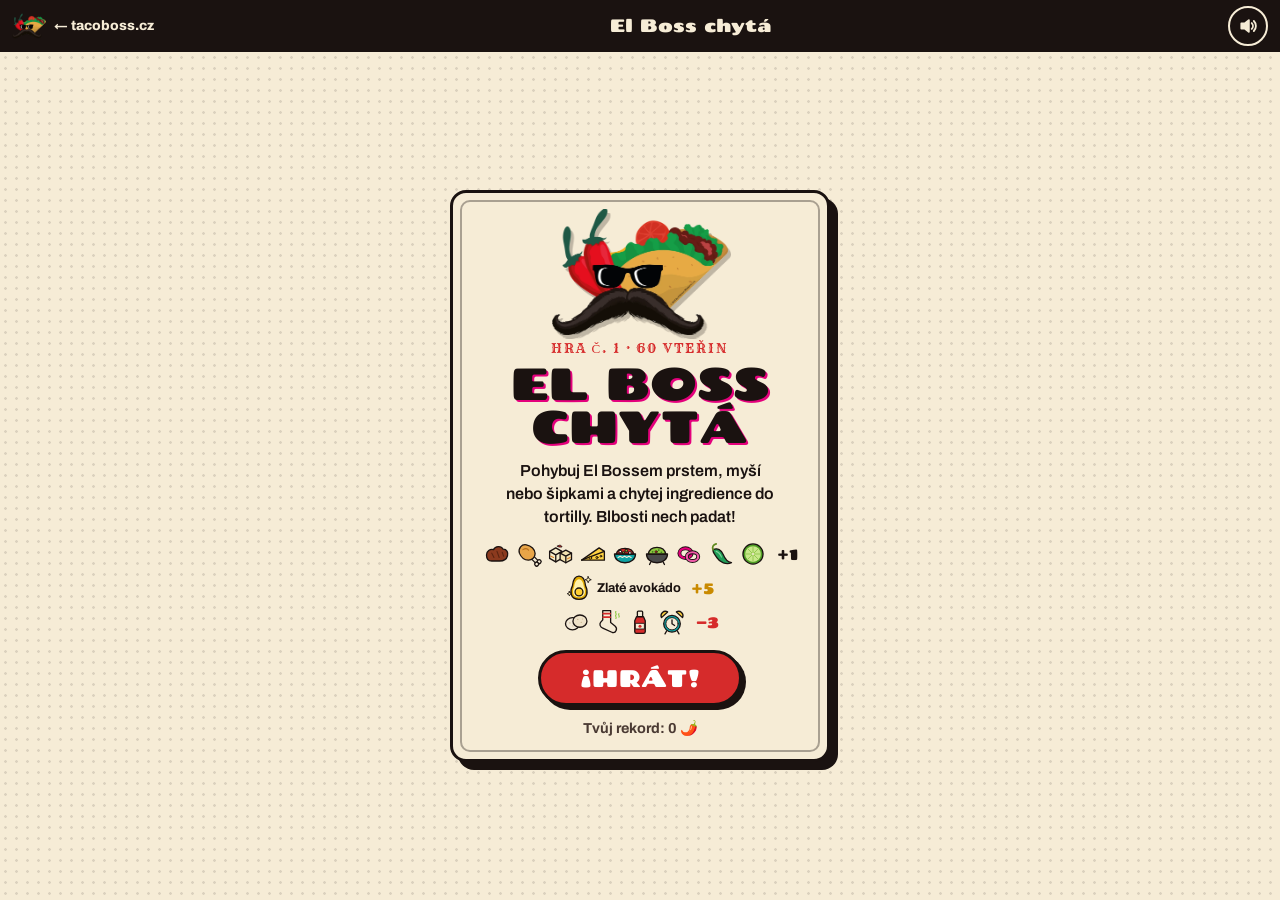
<file: hry/el-boss-chyta/index.html>
<!doctype html>
<html lang="cs">
<head>
<meta charset="utf-8">
<meta name="viewport" content="width=device-width, initial-scale=1, maximum-scale=1, viewport-fit=cover">
<title>El Boss chytá – hra od Taco Boss | Hradec Králové</title>
<meta name="description" content="Chytej s El Bossem ingredience do tortilly a vyhýbej se knedlíkům a ponožkám. Krátká vtipná hra od mexické restaurace Taco Boss v Hradci Králové.">
<link rel="canonical" href="https://www.tacoboss.cz/hry/el-boss-chyta/">
<meta name="theme-color" content="#1a1210">
<meta property="og:type" content="website">
<meta property="og:site_name" content="Taco Boss">
<meta property="og:title" content="El Boss chytá – hra od Taco Boss">
<meta property="og:description" content="Chytej ingredience do tortilly, blbosti nech padat. Kolik 🌶️ dáš ty?">
<meta property="og:url" content="https://www.tacoboss.cz/hry/el-boss-chyta/">
<meta property="og:image" content="https://www.tacoboss.cz/img/og.jpg">
<meta property="og:locale" content="cs_CZ">
<link rel="icon" type="image/png" href="/img/icon.png">
<link rel="apple-touch-icon" href="/img/icon.png">
<link rel="preconnect" href="https://fonts.googleapis.com">
<link rel="preconnect" href="https://fonts.gstatic.com" crossorigin>
<link href="https://fonts.googleapis.com/css2?family=Archivo:wdth,wght@62..125,400..900&family=Caveat+Brush&family=Chango&family=Rye&display=swap" rel="stylesheet">
<link rel="stylesheet" href="/hry/shared/game.css">
<style>
#cv{position:absolute;inset:0;display:block;touch-action:none;cursor:none}
.screen[data-screen="play"]{transition:background-color .6s}
.screen[data-screen="play"].is-fiesta{background-color:rgba(228,0,124,.12)}
.hud-mid{display:flex;align-items:center;gap:6px;min-width:0}
.fiesta-banner{
  position:absolute;left:50%;top:64px;translate:-50% 0;z-index:3;pointer-events:none;
  font-family:var(--display);font-size:1.4rem;color:#fff;background:var(--rosa);border:3px solid var(--ink);
  border-radius:999px;padding:.15em .9em;box-shadow:3px 3px 0 var(--ink);rotate:-3deg;
  animation:fiesta-pulse .8s ease-in-out infinite alternate;
}
.fiesta-banner[hidden]{display:none}
@keyframes fiesta-pulse{to{transform:scale(1.08)}}
@media (prefers-reduced-motion:reduce){.fiesta-banner{animation:none}}
</style>
<script type="module" src="game.js"></script>
</head>
<body data-screen="start">
<div class="app">
  <header class="g-top">
    <a class="g-back" href="/#hry"><img src="/img/icon.png" alt="" width="34" height="34"><span>← tacoboss.cz</span></a>
    <span class="g-title">El Boss chytá</span>
    <button type="button" class="g-mute" id="g-mute" aria-pressed="false" aria-label="Vypnout zvuk">
      <svg class="on" viewBox="0 0 24 24" fill="none" stroke="currentColor" stroke-width="2.2" stroke-linejoin="round" stroke-linecap="round" aria-hidden="true"><path d="M4 9h4l5-4v14l-5-4H4Z" fill="currentColor"/><path d="M16.5 8.5a5 5 0 0 1 0 7M19 6a8.5 8.5 0 0 1 0 12"/></svg>
      <svg class="off" viewBox="0 0 24 24" fill="none" stroke="currentColor" stroke-width="2.2" stroke-linejoin="round" stroke-linecap="round" aria-hidden="true"><path d="M4 9h4l5-4v14l-5-4H4Z" fill="currentColor"/><path d="M17 9l5 6M22 9l-5 6"/></svg>
    </button>
  </header>

  <main class="g-stage" id="stage">
    <!-- start -->
    <section class="screen" data-screen="start" aria-labelledby="g-h1">
      <div class="g-card">
        <img class="g-mascot" src="/img/mascot.webp" alt="El Boss" width="800" height="574">
        <p class="g-kicker">Hra č. 1 · 60 vteřin</p>
        <h1 class="g-h1" id="g-h1">El Boss chytá</h1>
        <p class="g-how">Pohybuj El Bossem prstem, myší nebo šipkami a chytej ingredience do tortilly. Blbosti nech padat!</p>
        <div class="legend" id="legend"></div>
        <button type="button" class="btn btn-chili btn-big" data-act="play">¡Hrát!</button>
        <p class="g-best">Tvůj rekord: <b data-best>0</b> 🌶️</p>
      </div>
    </section>

    <!-- hra -->
    <section class="screen" data-screen="play" id="play" aria-label="Hrací plocha">
      <canvas id="cv" aria-label="El Boss chytá ingredience"></canvas>
      <div class="hud">
        <span class="pill time"><span id="h-time">1:00</span></span>
        <span class="hud-mid">
          <span class="pill"><span id="h-score">0</span> 🌶️</span>
          <span class="pill mult" data-m="1"><span id="h-mult">×1</span><span class="combo-dots" id="h-dots" aria-hidden="true"><i></i><i></i><i></i><i></i><i></i></span></span>
        </span>
        <button type="button" class="icon-btn" data-act="pause" aria-label="Pauza"><svg viewBox="0 0 24 24" aria-hidden="true"><path d="M6.5 5h4v14h-4zM13.5 5h4v14h-4z"/></svg></button>
      </div>
      <p class="fiesta-banner" id="fiesta" hidden>¡Fiesta! ×2</p>
    </section>

    <!-- výsledek -->
    <section class="screen" data-screen="result" aria-live="polite">
      <div class="g-card result-card">
        <p class="record" data-record hidden>¡Nuevo récord!</p>
        <p class="r-score"><span data-score>0</span> 🌶️</p>
        <div class="rank-card" data-rank-level="1"><div class="face"><img src="/img/mascot.webp" alt="" width="800" height="574"><span class="name" data-rank>Taquero</span></div></div>
        <p class="r-best">Tvoje hodnost: <b data-rank>Taquero</b> · rekord <b data-best>0</b> 🌶️</p>
        <div class="r-btns">
          <button type="button" class="btn btn-chili" data-act="again">Hrát znovu</button>
          <a class="btn" href="/hry/orden/">Zkus druhou hru: ¡Orden!</a>
          <button type="button" class="btn btn-corn" data-act="share" hidden>Sdílet</button>
        </div>
        <a class="r-menu" href="/#menu">Dostal jsi hlad? Mrkni na menu →</a>
      </div>
    </section>

    <div class="overlay" id="pause" hidden>
      <div class="g-card">
        <p class="g-h1" style="font-size:2.2rem">Pauza</p>
        <button type="button" class="btn btn-chili" data-act="resume">Pokračovat</button>
        <button type="button" class="btn" data-act="quit">Ukončit hru</button>
      </div>
    </div>
    <div class="countdown" id="countdown" hidden aria-live="assertive"></div>
  </main>
</div>
</body>
</html>
</file>
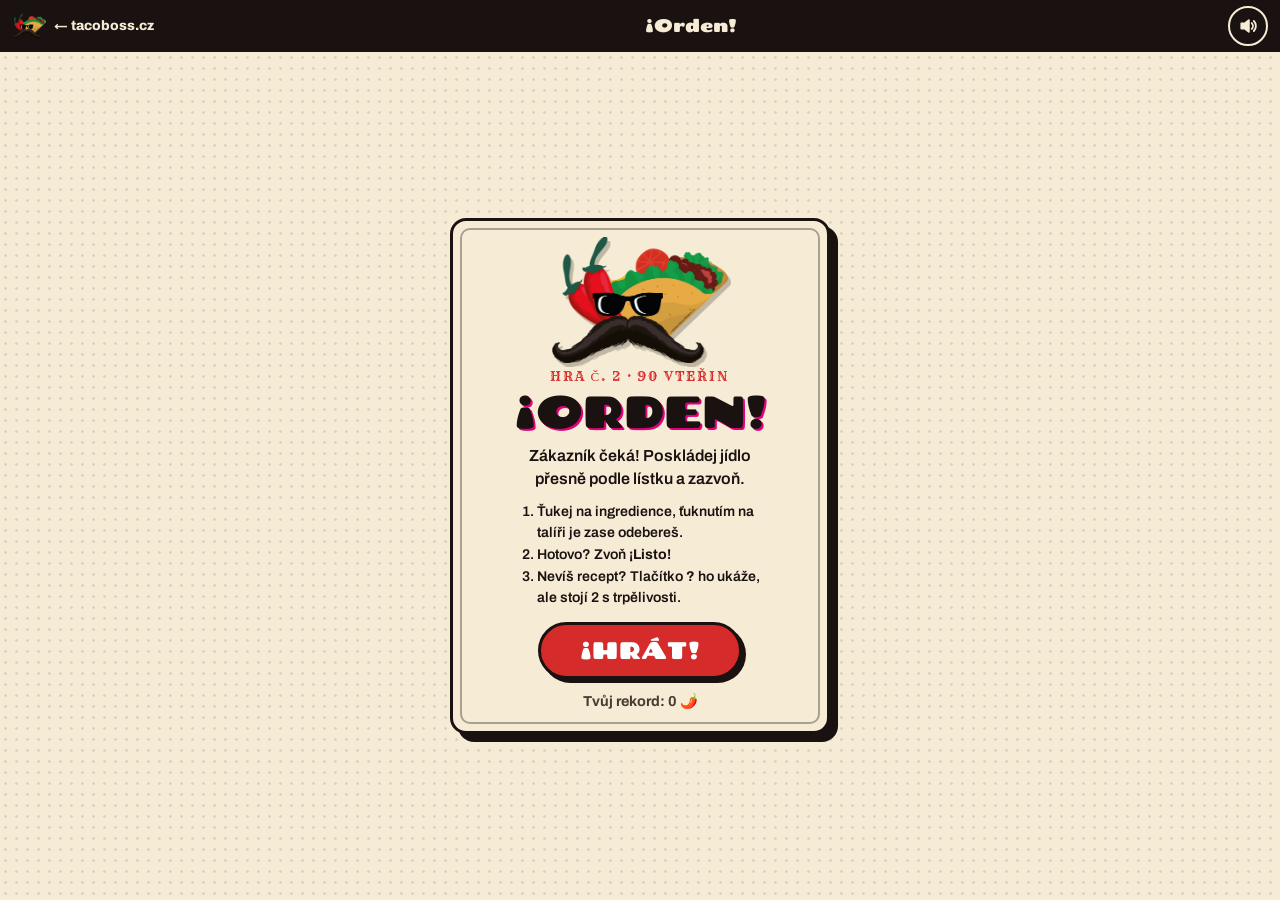
<file: hry/orden/index.html>
<!doctype html>
<html lang="cs">
<head>
<meta charset="utf-8">
<meta name="viewport" content="width=device-width, initial-scale=1, maximum-scale=1, viewport-fit=cover">
<title>¡Orden! – hra od Taco Boss | Hradec Králové</title>
<meta name="description" content="Poskládej zákazníkovi tacos, burrito, quesadillu nebo nachos přesně podle lístku. Vtipná hra od mexické restaurace Taco Boss v Hradci Králové – a naučíš se naše menu.">
<link rel="canonical" href="https://www.tacoboss.cz/hry/orden/">
<meta name="theme-color" content="#1a1210">
<meta property="og:type" content="website">
<meta property="og:site_name" content="Taco Boss">
<meta property="og:title" content="¡Orden! – hra od Taco Boss">
<meta property="og:description" content="Zákazník čeká! Poskládej objednávku podle lístku a zazvoň. Kolik 🌶️ dáš ty?">
<meta property="og:url" content="https://www.tacoboss.cz/hry/orden/">
<meta property="og:image" content="https://www.tacoboss.cz/img/og.jpg">
<meta property="og:locale" content="cs_CZ">
<link rel="icon" type="image/png" href="/img/icon.png">
<link rel="apple-touch-icon" href="/img/icon.png">
<link rel="preconnect" href="https://fonts.googleapis.com">
<link rel="preconnect" href="https://fonts.gstatic.com" crossorigin>
<link href="https://fonts.googleapis.com/css2?family=Archivo:wdth,wght@62..125,400..900&family=Caveat+Brush&family=Chango&family=Rye&display=swap" rel="stylesheet">
<link rel="stylesheet" href="/hry/shared/game.css">
<style>
.orden{
  position:absolute;inset:0;display:flex;flex-direction:column;gap:7px;
  padding:58px 10px calc(10px + env(safe-area-inset-bottom));max-width:520px;margin:0 auto;
}
.pill.streak[data-on="0"]{opacity:.5}
.pill.streak[data-on="1"]{background:var(--marigold)}

/* zákazník */
.customer{display:flex;align-items:center;gap:10px}
.customer.arrive{animation:arrive .45s cubic-bezier(.2,1.4,.4,1)}
@keyframes arrive{from{transform:translateX(40px);opacity:0}to{transform:none;opacity:1}}
.avatar{flex:none;width:46px;height:46px;border-radius:50%;border:3px solid var(--ink);display:grid;place-items:center;font-size:1.55rem;box-shadow:2px 2px 0 var(--ink)}
.bubble{position:relative;flex:1;min-width:0;background:#fff;border:2px solid var(--ink);border-radius:14px;padding:5px 10px 6px;font-size:.8rem;line-height:1.25}
.bubble::before{content:"";position:absolute;left:-8px;top:50%;translate:0 -50%;border:7px solid transparent;border-right-color:var(--ink);border-left:0}
.bubble b{display:block;font-size:.66rem;letter-spacing:.08em;text-transform:uppercase;color:var(--ink-soft)}
.patience{--p:100%;height:10px;border:2px solid var(--ink);border-radius:999px;overflow:hidden;background:#fff;flex:none}
.patience i{display:block;height:100%;width:var(--p);background:var(--cilantro);transition:width .1s linear,background .3s}
.patience[data-level="mid"] i{background:var(--marigold)}
.patience[data-level="low"] i{background:var(--chili)}

/* lístek */
.ticket{
  flex:none;position:relative;background:#fffdf5;border:3px solid var(--ink);border-radius:8px;padding:6px 12px 9px;
  box-shadow:3px 3px 0 var(--ink);text-align:left;
}
.t-head{display:flex;justify-content:space-between;align-items:center;gap:8px;font-size:.66rem;font-weight:800;letter-spacing:.1em;text-transform:uppercase;color:var(--ink-soft)}
.t-hint{border:2px solid var(--ink);background:var(--corn);border-radius:999px;font-weight:800;font-size:.7rem;padding:.2em .7em;cursor:pointer;text-transform:none;letter-spacing:0}
.t-hint[hidden]{display:none}
.t-main{display:flex;align-items:baseline;flex-wrap:wrap;gap:4px 10px;margin-top:2px}
.t-dish{font-family:var(--serif);font-size:1.45rem;line-height:1.05}
.t-protein{font-family:var(--display);font-size:1rem;background:var(--ink);color:var(--paper);border-radius:6px;padding:.05em .5em}
.t-note{font-family:var(--hand);font-size:1.05rem;color:var(--chili)}
.t-note[hidden]{display:none}
.t-mods{display:flex;flex-wrap:wrap;gap:5px;margin-top:5px}
.t-mods:empty{display:none}
.mod{border:2px solid var(--chili);color:var(--chili);border-radius:5px;padding:.05em .5em;font-weight:800;font-size:.72rem;text-transform:uppercase;letter-spacing:.04em;rotate:-2deg;background:rgba(214,43,43,.06)}
.t-recipe{display:flex;flex-wrap:wrap;gap:3px 8px;margin-top:6px;padding-top:6px;border-top:2px dashed rgba(26,18,16,.25)}
.t-recipe[hidden]{display:none}
.r-item{display:inline-flex;align-items:center;gap:3px;font-size:.7rem;font-weight:700}
.r-item img{width:22px;height:22px}
.r-item b{color:var(--chili)}

/* talíř */
.plate-wrap{position:relative;flex:1;min-height:84px;display:grid;place-items:center}
.plate{
  width:100%;height:100%;max-height:170px;border-radius:50%;border:3px solid var(--ink);
  background:radial-gradient(ellipse at 50% 50%,#fff 0 54%,#e7e0d0 55%,#fff 62% 100%);
  display:grid;place-items:center;padding:6px 26px;box-shadow:0 6px 0 rgba(26,18,16,.15);
}
.plate.shake{animation:shake .4s}
@keyframes shake{20%,60%{transform:translateX(-8px)}40%,80%{transform:translateX(8px)}}
.plate-items{display:flex;flex-wrap:wrap;align-content:center;justify-content:center;gap:2px 4px;max-height:100%;overflow:hidden}
.plate-empty{font-family:var(--hand);font-size:1.1rem;color:var(--ink-soft)}
.chip{position:relative;width:42px;height:42px;border:0;background:none;padding:0;cursor:pointer;border-radius:50%}
.chip img{width:100%;height:100%;pointer-events:none}
.chip .n{position:absolute;right:-4px;bottom:-2px;background:var(--ink);color:#fff;font-size:.7rem;border-radius:999px;padding:0 .35em;line-height:1.4}
.chip.bad{background:rgba(214,43,43,.18);outline:3px solid var(--chili)}
.chip.ghost{opacity:.5;filter:grayscale(.9);outline:2px dashed var(--chili);cursor:default}
.stamp{
  position:absolute;left:50%;top:50%;translate:-50% -50%;pointer-events:none;opacity:0;
  font-family:var(--display);font-size:1.6rem;border:4px solid currentColor;border-radius:10px;padding:.1em .5em;rotate:-10deg;background:rgba(255,253,245,.92);white-space:nowrap;
}
.stamp.ok{color:var(--cilantro)}
.stamp.late{color:var(--chili);font-size:1.25rem}
.stamp.show{animation:stamp .9s ease-out forwards}
@keyframes stamp{0%{opacity:0;scale:2}15%{opacity:1;scale:1}75%{opacity:1}100%{opacity:0}}

/* tác */
.tray{flex:none;display:grid;grid-template-columns:repeat(5,1fr);gap:5px}
.ing{
  position:relative;display:flex;flex-direction:column;align-items:center;justify-content:flex-start;gap:1px;min-height:56px;
  background:var(--paper);border:2px solid var(--ink);border-radius:10px;padding:4px 2px 3px;box-shadow:2px 2px 0 var(--ink);
  font-size:.58rem;font-weight:800;line-height:1.05;cursor:pointer;color:var(--ink);
}
.ing img{width:30px;height:30px;pointer-events:none}
.ing:active{transform:translate(2px,2px);box-shadow:0 0 0 var(--ink)}
.ing kbd{display:none}
@media (hover:hover) and (pointer:fine){
  .ing kbd{display:block;position:absolute;left:3px;top:2px;font:800 .55rem var(--body);color:var(--ink-soft)}
}
.actions{flex:none;display:flex;gap:8px}
.listo{
  flex:1;font-family:var(--display);font-size:1.45rem;background:var(--cilantro);color:#fff;border:3px solid var(--ink);
  border-radius:999px;padding:.35em .8em;box-shadow:4px 4px 0 var(--ink);cursor:pointer;display:flex;align-items:center;justify-content:center;gap:.4em;
}
.listo:active{transform:translate(3px,3px);box-shadow:1px 1px 0 var(--ink)}
.clear{flex:none;border:3px solid var(--ink);background:var(--paper);border-radius:999px;padding:0 .9em;font-weight:800;font-size:.75rem;text-transform:uppercase;box-shadow:3px 3px 0 var(--ink);cursor:pointer}

@media (max-height:720px){
  .orden{gap:5px;padding-top:52px}
  .avatar{width:38px;height:38px;font-size:1.25rem}
  .bubble{font-size:.74rem;padding:4px 9px}
  .bubble b{display:inline;margin-right:5px}
  .t-dish{font-size:1.25rem}
  .r-item .lbl{display:none}
  .r-item img{width:26px;height:26px}
  .t-recipe{gap:2px 6px;margin-top:4px;padding-top:4px}
  .ing{min-height:50px}
  .ing img{width:26px;height:26px}
  .listo{font-size:1.2rem;padding:.25em .8em}
}
.how-list{text-align:left;margin:0 auto 14px;padding-left:1.2em;max-width:30ch;font-size:.88rem;font-weight:600}
.how-list li{margin:2px 0}
</style>
<script type="module" src="game.js"></script>
</head>
<body data-screen="start">
<div class="app">
  <header class="g-top">
    <a class="g-back" href="/#hry"><img src="/img/icon.png" alt="" width="34" height="34"><span>← tacoboss.cz</span></a>
    <span class="g-title">¡Orden!</span>
    <button type="button" class="g-mute" id="g-mute" aria-pressed="false" aria-label="Vypnout zvuk">
      <svg class="on" viewBox="0 0 24 24" fill="none" stroke="currentColor" stroke-width="2.2" stroke-linejoin="round" stroke-linecap="round" aria-hidden="true"><path d="M4 9h4l5-4v14l-5-4H4Z" fill="currentColor"/><path d="M16.5 8.5a5 5 0 0 1 0 7M19 6a8.5 8.5 0 0 1 0 12"/></svg>
      <svg class="off" viewBox="0 0 24 24" fill="none" stroke="currentColor" stroke-width="2.2" stroke-linejoin="round" stroke-linecap="round" aria-hidden="true"><path d="M4 9h4l5-4v14l-5-4H4Z" fill="currentColor"/><path d="M17 9l5 6M22 9l-5 6"/></svg>
    </button>
  </header>

  <main class="g-stage" id="stage">
    <!-- start -->
    <section class="screen" data-screen="start" aria-labelledby="g-h1">
      <div class="g-card">
        <img class="g-mascot" src="/img/mascot.webp" alt="El Boss" width="800" height="574">
        <p class="g-kicker">Hra č. 2 · 90 vteřin</p>
        <h1 class="g-h1" id="g-h1">¡Orden!</h1>
        <p class="g-how">Zákazník čeká! Poskládej jídlo přesně podle lístku a zazvoň.</p>
        <ol class="how-list">
          <li>Ťukej na ingredience, ťuknutím na talíři je zase odebereš.</li>
          <li>Hotovo? Zvoň <b>¡Listo!</b></li>
          <li>Nevíš recept? Tlačítko <b>?</b> ho ukáže, ale stojí 2 s trpělivosti.</li>
        </ol>
        <button type="button" class="btn btn-chili btn-big" data-act="play">¡Hrát!</button>
        <p class="g-best">Tvůj rekord: <b data-best>0</b> 🌶️</p>
      </div>
    </section>

    <!-- hra -->
    <section class="screen" data-screen="play" aria-label="Kuchyně">
      <div class="hud">
        <span class="pill time"><span id="h-time">1:30</span></span>
        <span class="hud-mid" style="display:flex;gap:6px">
          <span class="pill"><span id="h-score">0</span> 🌶️</span>
          <span class="pill streak" data-on="0"><span id="h-streak">🔥 0</span></span>
        </span>
        <button type="button" class="icon-btn" data-act="pause" aria-label="Pauza"><svg viewBox="0 0 24 24" aria-hidden="true"><path d="M6.5 5h4v14h-4zM13.5 5h4v14h-4z"/></svg></button>
      </div>
      <div class="orden">
        <div class="customer" id="customer" aria-live="polite">
          <span class="avatar" id="c-avatar" aria-hidden="true">🤘</span>
          <p class="bubble"><b id="c-name">Zákazník</b><span id="c-line">…</span></p>
        </div>
        <div class="patience" id="patience" role="progressbar" aria-label="Trpělivost zákazníka"><i></i></div>
        <div class="ticket" aria-live="polite">
          <div class="t-head"><span id="t-no">Objednávka #1</span><button type="button" class="t-hint" id="t-hint" aria-label="Ukázat recept (stojí 2 s)" hidden>? recept</button></div>
          <div class="t-main"><span class="t-dish" id="t-dish">Tacos</span><span class="t-protein" id="t-protein">hovězí</span><span class="t-note" id="t-note" hidden></span></div>
          <div class="t-mods" id="t-mods"></div>
          <div class="t-recipe" id="t-recipe"></div>
        </div>
        <div class="plate-wrap">
          <div class="plate" id="plate"><div class="plate-items" id="plate-items"></div></div>
          <p class="stamp" id="stamp" aria-live="assertive"></p>
        </div>
        <div class="tray" id="tray" aria-label="Ingredience"></div>
        <div class="actions">
          <button type="button" class="clear" id="clear">Vysypat</button>
          <button type="button" class="listo" id="listo">🔔 ¡Listo!</button>
        </div>
      </div>
    </section>

    <!-- výsledek -->
    <section class="screen" data-screen="result" aria-live="polite">
      <div class="g-card result-card">
        <p class="record" data-record hidden>¡Nuevo récord!</p>
        <p class="r-score"><span data-score>0</span> 🌶️</p>
        <div class="rank-card" data-rank-level="1"><div class="face"><img src="/img/mascot.webp" alt="" width="800" height="574"><span class="name" data-rank>Taquero</span></div></div>
        <p class="r-best">Tvoje hodnost: <b data-rank>Taquero</b> · rekord <b data-best>0</b> 🌶️</p>
        <div class="r-btns">
          <button type="button" class="btn btn-chili" data-act="again">Hrát znovu</button>
          <a class="btn" href="/hry/el-boss-chyta/">Zkus druhou hru: El Boss chytá</a>
          <button type="button" class="btn btn-corn" data-act="share" hidden>Sdílet</button>
        </div>
        <a class="r-menu" href="/#menu">Dostal jsi hlad? Mrkni na menu →</a>
      </div>
    </section>

    <div class="overlay" id="pause" hidden>
      <div class="g-card">
        <p class="g-h1" style="font-size:2.2rem">Pauza</p>
        <button type="button" class="btn btn-chili" data-act="resume">Pokračovat</button>
        <button type="button" class="btn" data-act="quit">Ukončit hru</button>
      </div>
    </div>
    <div class="countdown" id="countdown" hidden aria-live="assertive"></div>
  </main>
</div>
</body>
</html>
</file>
<file: hry/shared/game.css>
/* Taco Boss – společné styly her (tokeny shodné s webem) */
:root{
  --ink:#1a1210;
  --ink-soft:#4a3a33;
  --paper:#f6ecd6;
  --paper-2:#efdfbf;
  --chili:#d62b2b;
  --rosa:#e4007c;
  --marigold:#ffa400;
  --corn:#ffd23f;
  --cilantro:#178a4e;
  --agave:#0fa3a3;
  --display:"Chango","Arial Black",sans-serif;
  --serif:"Rye",Georgia,serif;
  --hand:"Caveat Brush","Comic Sans MS",cursive;
  --body:"Archivo",system-ui,sans-serif;
  --shadow:5px 5px 0 var(--ink);
}
*,*::before,*::after{box-sizing:border-box}
html,body{margin:0;height:100%}
body{
  background:var(--ink);color:var(--ink);font-family:var(--body);line-height:1.45;
  overflow:hidden;overscroll-behavior:none;-webkit-tap-highlight-color:transparent;
  -webkit-user-select:none;user-select:none;-webkit-font-smoothing:antialiased;
}
button,a{touch-action:manipulation}
button{font:inherit;color:inherit}
:focus-visible{outline:3px solid var(--rosa);outline-offset:3px}
.sr-only{position:absolute;width:1px;height:1px;overflow:hidden;clip:rect(0 0 0 0);white-space:nowrap}

.app{position:fixed;inset:0;display:flex;flex-direction:column;height:100dvh}

/* horní lišta */
.g-top{
  flex:none;display:flex;align-items:center;justify-content:space-between;gap:10px;
  padding:calc(6px + env(safe-area-inset-top)) 12px 6px;background:var(--ink);color:var(--paper);
}
.g-back{display:flex;align-items:center;gap:8px;color:var(--paper);text-decoration:none;font-weight:800;font-size:.85rem;min-width:0}
.g-back img{width:34px;height:34px;object-fit:contain}
.g-back span{white-space:nowrap}
@media (max-width:440px){.g-back span{font-size:0}.g-back span::before{content:"←";font-size:1.2rem}}
.g-title{font-family:var(--display);font-size:clamp(.9rem,3.6vw,1.1rem);white-space:nowrap;overflow:hidden;text-overflow:ellipsis}
.g-mute{
  flex:none;width:40px;height:40px;border-radius:50%;border:2px solid var(--paper);background:transparent;
  color:var(--paper);display:grid;place-items:center;cursor:pointer;
}
.g-mute svg{width:20px;height:20px}
.g-mute .off{display:none}
.g-mute.is-muted .on{display:none}
.g-mute.is-muted .off{display:block}
.g-mute.is-muted{border-color:var(--rosa);color:var(--rosa)}

/* hrací plocha */
.g-stage{
  position:relative;flex:1;min-height:0;overflow:hidden;background-color:var(--paper);
  background-image:radial-gradient(rgba(26,18,16,.12) 1px,transparent 1.6px);background-size:11px 11px;
}
.screen{
  position:absolute;inset:0;display:none;flex-direction:column;align-items:center;justify-content:center;
  padding:18px 16px calc(18px + env(safe-area-inset-bottom));text-align:center;overflow:auto;
}
.screen.on{display:flex}
.screen[data-screen="play"]{padding:0;overflow:hidden;touch-action:none}
body[data-screen="play"] .g-stage{touch-action:none}

/* karta (lotería) */
.g-card{
  position:relative;width:min(380px,100%);background:var(--paper);border:3px solid var(--ink);border-radius:16px;
  padding:16px 18px 20px;box-shadow:8px 8px 0 var(--ink);
}
.g-card::before{content:"";position:absolute;inset:7px;border:2px solid var(--ink);border-radius:10px;pointer-events:none;opacity:.35}
.g-mascot{width:min(190px,52%);height:auto;margin:0 auto 4px;display:block;filter:drop-shadow(3px 4px 0 rgba(26,18,16,.25))}
.g-kicker{margin:0;font-family:var(--serif);font-size:.82rem;letter-spacing:.14em;text-transform:uppercase;color:var(--chili)}
.g-h1{margin:.1em 0 .25em;font-family:var(--display);font-weight:400;font-size:clamp(2rem,10vw,2.8rem);line-height:.95;text-transform:uppercase;text-shadow:.05em .05em 0 var(--rosa)}
.g-how{margin:0 auto 12px;max-width:30ch;font-weight:600}
.g-best{margin:12px 0 0;font-size:.9rem;font-weight:700;color:var(--ink-soft)}

/* tlačítka */
.btn{
  display:inline-flex;align-items:center;justify-content:center;gap:.5em;cursor:pointer;text-decoration:none;
  font-family:var(--body);font-weight:800;font-stretch:88%;text-transform:uppercase;letter-spacing:.06em;
  font-size:.92rem;line-height:1;padding:.95em 1.4em;border:3px solid var(--ink);border-radius:999px;
  background:var(--paper);color:var(--ink);box-shadow:4px 4px 0 var(--ink);transition:transform .12s,box-shadow .12s;
}
.btn:active{transform:translate(3px,3px);box-shadow:1px 1px 0 var(--ink)}
.btn-chili{background:var(--chili);color:#fff}
.btn-corn{background:var(--corn)}
.btn-big{font-family:var(--display);font-weight:400;font-size:1.5rem;padding:.55em 1.6em;letter-spacing:.02em}

/* legenda */
.legend{display:grid;gap:6px;margin:4px 0 14px;font-size:.8rem;font-weight:700}
.legend-row{display:flex;align-items:center;justify-content:center;gap:4px;flex-wrap:wrap}
.legend-row img{width:28px;height:28px}
.legend-row b{margin-left:6px;font-family:var(--display);font-weight:400;font-size:.95rem}
.legend-row.bad b{color:var(--chili)}
.legend-row.gold b{color:#c98a00}

/* HUD */
.hud{
  position:absolute;left:0;right:0;top:0;z-index:3;display:flex;align-items:center;justify-content:space-between;gap:8px;
  padding:10px 8px 0;pointer-events:none;
}
.hud > *{pointer-events:auto}
.pill{
  display:inline-flex;align-items:center;gap:6px;background:var(--paper);border:3px solid var(--ink);border-radius:999px;
  padding:.2em .6em;font-family:var(--display);font-size:clamp(.88rem,4vw,1.1rem);box-shadow:3px 3px 0 var(--ink);font-variant-numeric:tabular-nums;white-space:nowrap;
}
.pill.time.hurry{background:var(--chili);color:#fff}
.pill.mult{background:var(--corn)}
.pill.mult[data-m="1"]{opacity:.55}
.pill.mult[data-m="3"]{background:var(--rosa);color:#fff}
.combo-dots{display:flex;gap:2px}
.combo-dots i{width:6px;height:6px;border-radius:50%;border:1.5px solid var(--ink);background:transparent}
.combo-dots i.on{background:var(--ink)}
.icon-btn{
  flex:none;width:40px;height:40px;border-radius:50%;border:3px solid var(--ink);background:var(--paper);display:grid;place-items:center;
  box-shadow:3px 3px 0 var(--ink);cursor:pointer;color:var(--ink);
}
.icon-btn svg{width:18px;height:18px;fill:currentColor}

/* overlay pauza / odpočet */
.overlay{position:absolute;inset:0;z-index:10;display:grid;place-items:center;padding:16px;background:rgba(26,18,16,.72)}
.overlay[hidden]{display:none}
.overlay .g-card{display:grid;gap:12px;justify-items:center}
.countdown{
  position:absolute;inset:0;z-index:9;display:grid;place-items:center;pointer-events:none;
  font-family:var(--display);font-size:clamp(4rem,26vw,8rem);color:var(--paper);
  text-shadow:.06em .06em 0 var(--ink),-.03em -.03em 0 var(--rosa);
}
.countdown[hidden]{display:none}
.countdown.pop{animation:cd-pop .55s cubic-bezier(.2,1.6,.4,1)}
@keyframes cd-pop{from{transform:scale(2.2);opacity:0}to{transform:none;opacity:1}}

/* výsledek */
.result-card{display:grid;gap:8px;justify-items:center}
.record{
  margin:0;font-family:var(--serif);font-size:.95rem;letter-spacing:.1em;text-transform:uppercase;color:#fff;
  background:var(--rosa);border:3px solid var(--ink);border-radius:999px;padding:.2em .9em;rotate:-3deg;
}
.record[hidden]{display:none}
.r-score{margin:0;font-family:var(--display);font-size:clamp(3rem,15vw,4.4rem);line-height:1}
.r-best{margin:0;font-weight:700;color:var(--ink-soft)}
.rank-card{
  width:150px;background:var(--paper);border:3px solid var(--ink);border-radius:10px;padding:6px;box-shadow:4px 4px 0 var(--ink);rotate:-3deg;
}
.rank-card .face{border:2px solid var(--ink);border-radius:4px;background:var(--agave);display:grid;grid-template-rows:1fr auto;aspect-ratio:5/6;overflow:hidden}
.rank-card[data-rank-level="0"] .face{background:#8cc63f}
.rank-card[data-rank-level="1"] .face{background:var(--agave)}
.rank-card[data-rank-level="2"] .face{background:var(--marigold)}
.rank-card[data-rank-level="3"] .face{background:var(--rosa)}
.rank-card img{width:84%;height:auto;margin:auto;filter:drop-shadow(2px 3px 0 rgba(26,18,16,.3))}
.rank-card .name{font-family:var(--serif);text-transform:uppercase;letter-spacing:.06em;background:var(--paper);border-top:2px solid var(--ink);padding:.3em .2em}
.r-btns{display:grid;gap:10px;width:100%;margin-top:6px}
.r-btns .btn{width:100%}
.r-btns .btn[hidden]{display:none}
.r-menu{margin-top:4px;font-family:var(--hand);font-size:1.3rem;color:var(--chili)}

@media (prefers-reduced-motion:reduce){
  *,*::before,*::after{animation-duration:.001ms!important;animation-iteration-count:1!important;transition-duration:.001ms!important}
}
</file>
